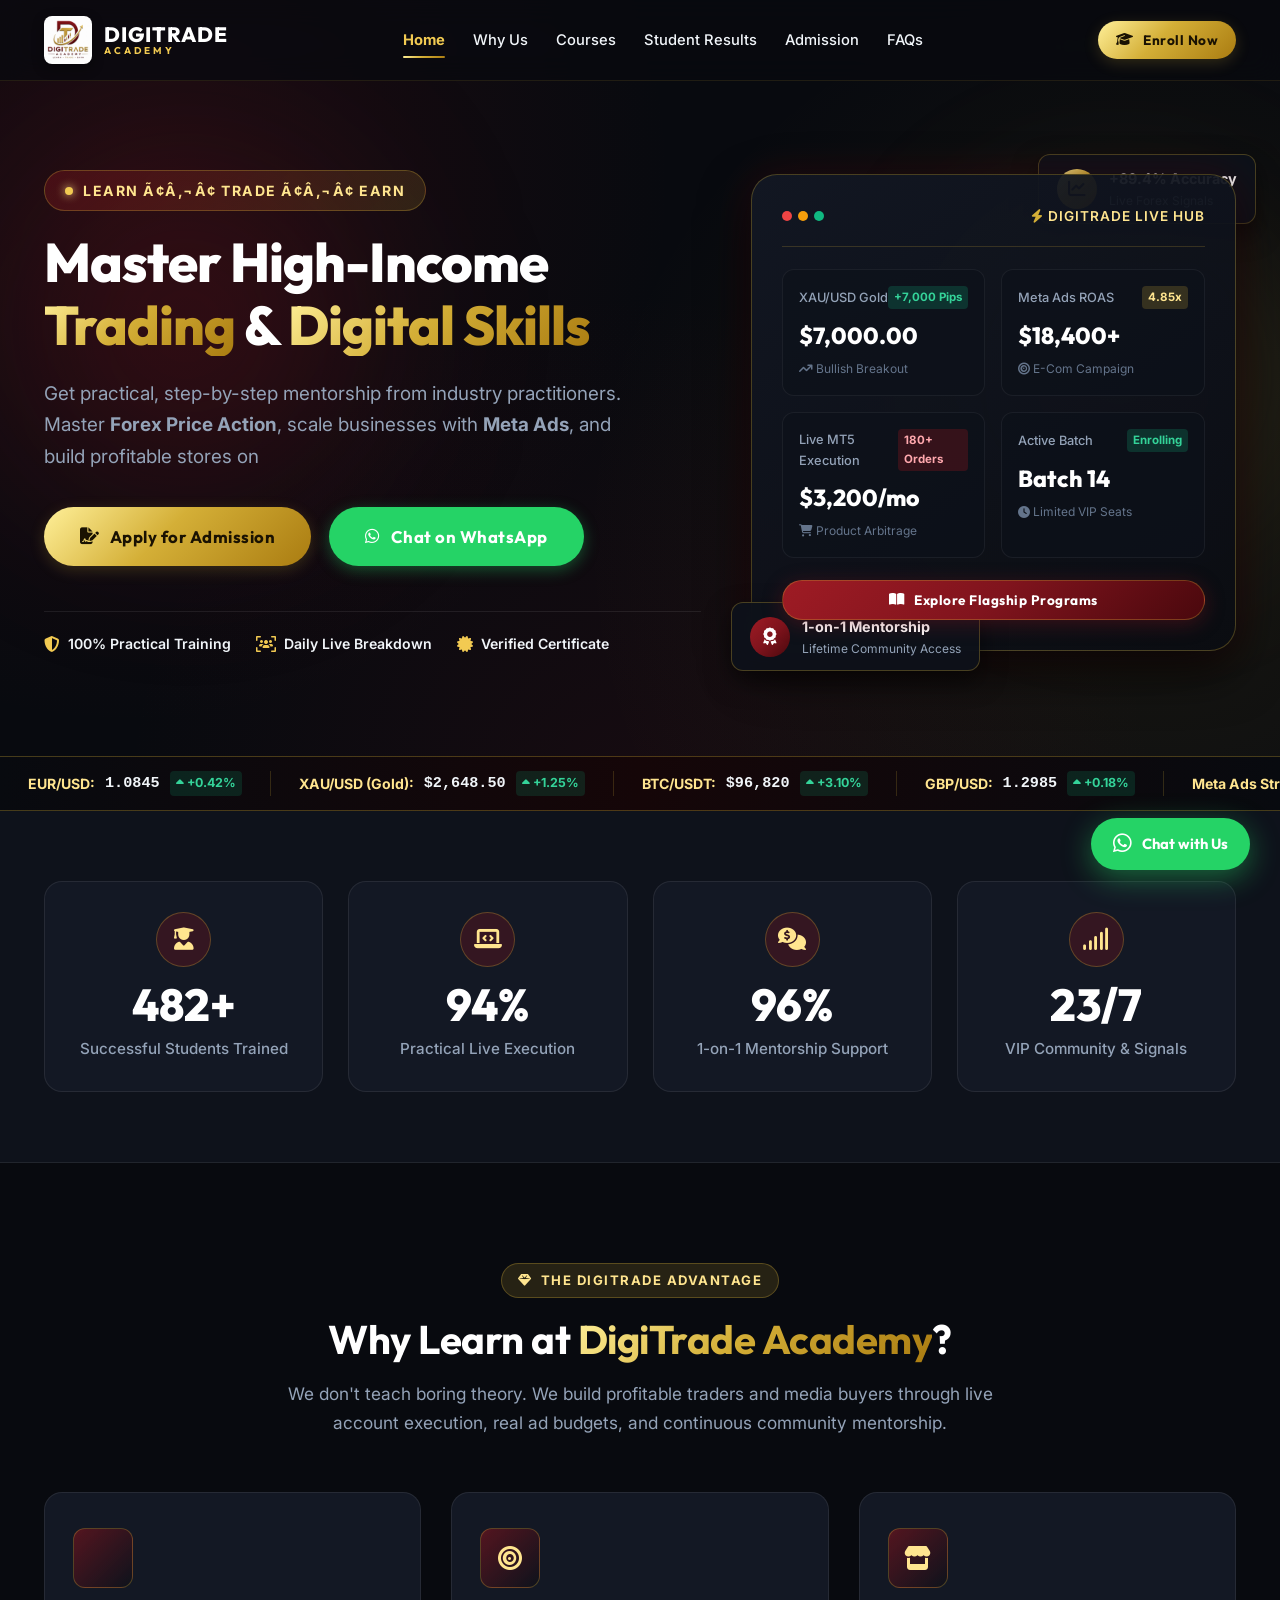
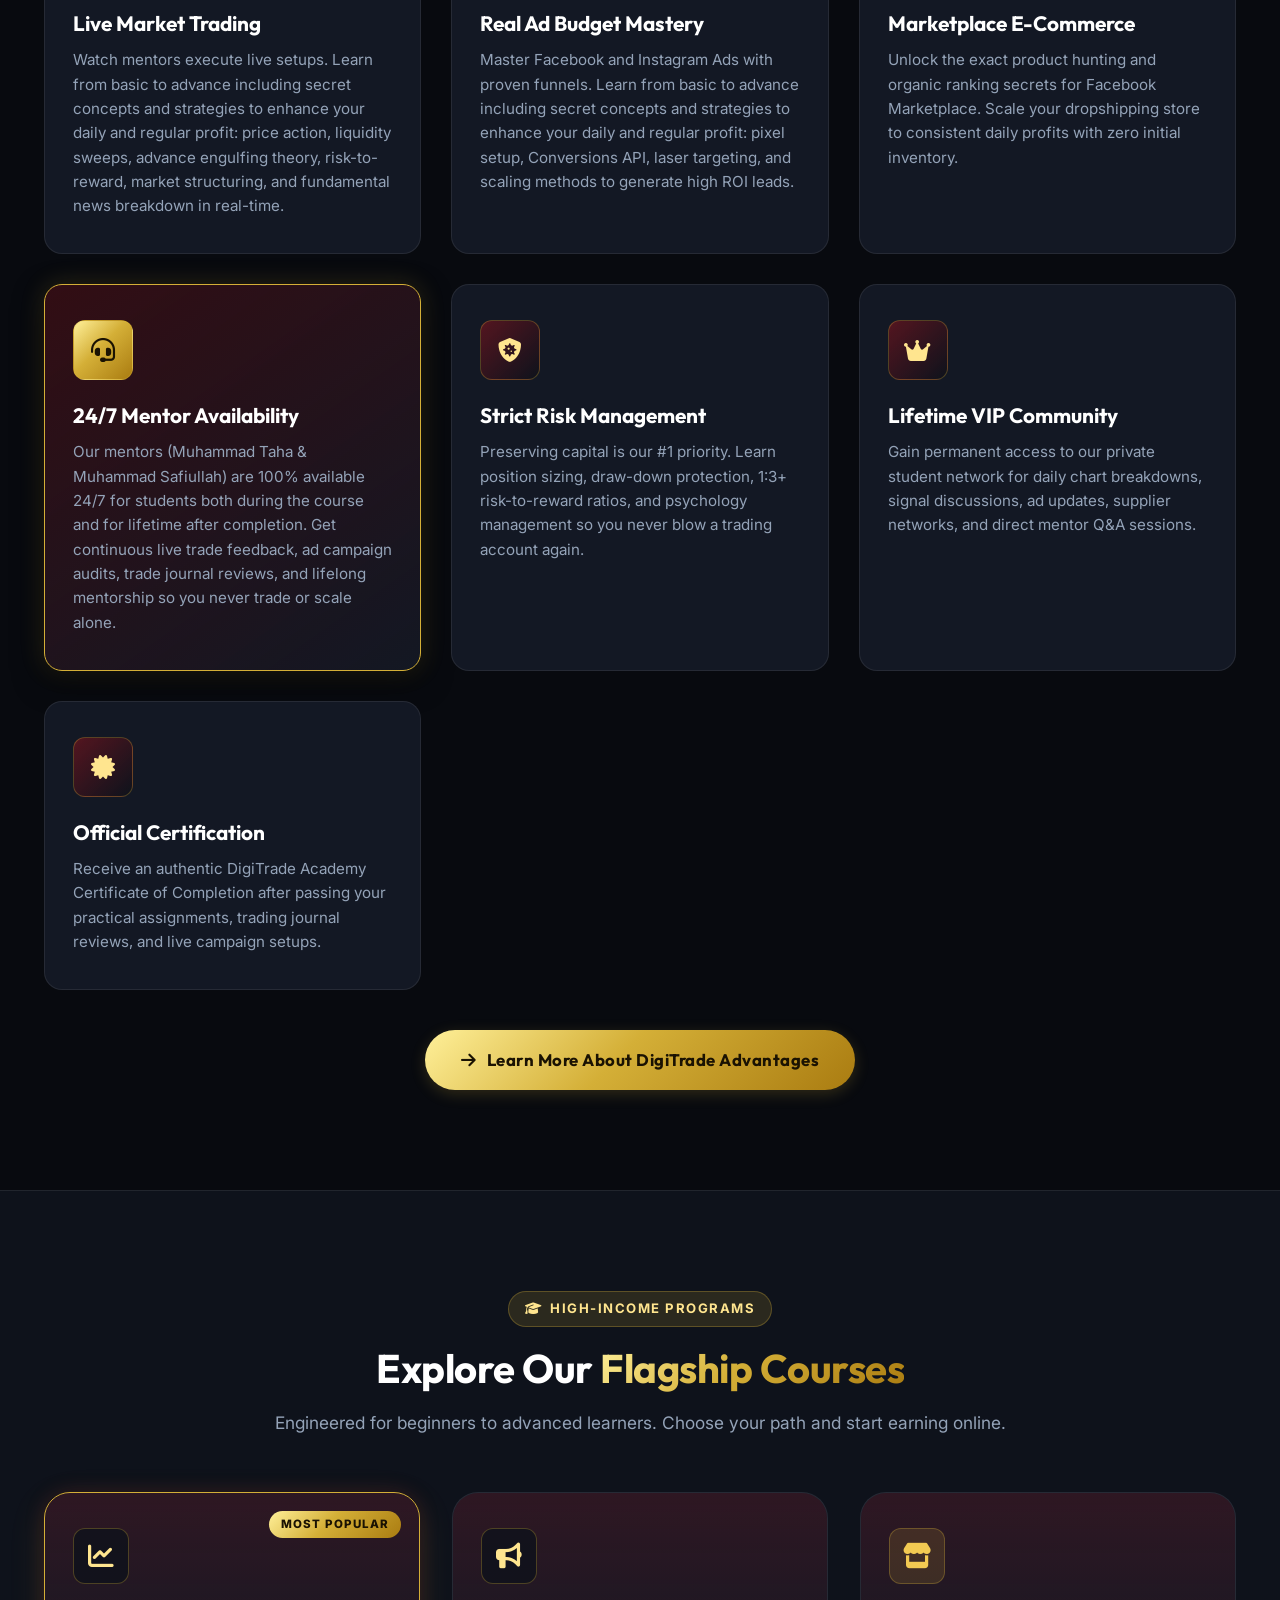
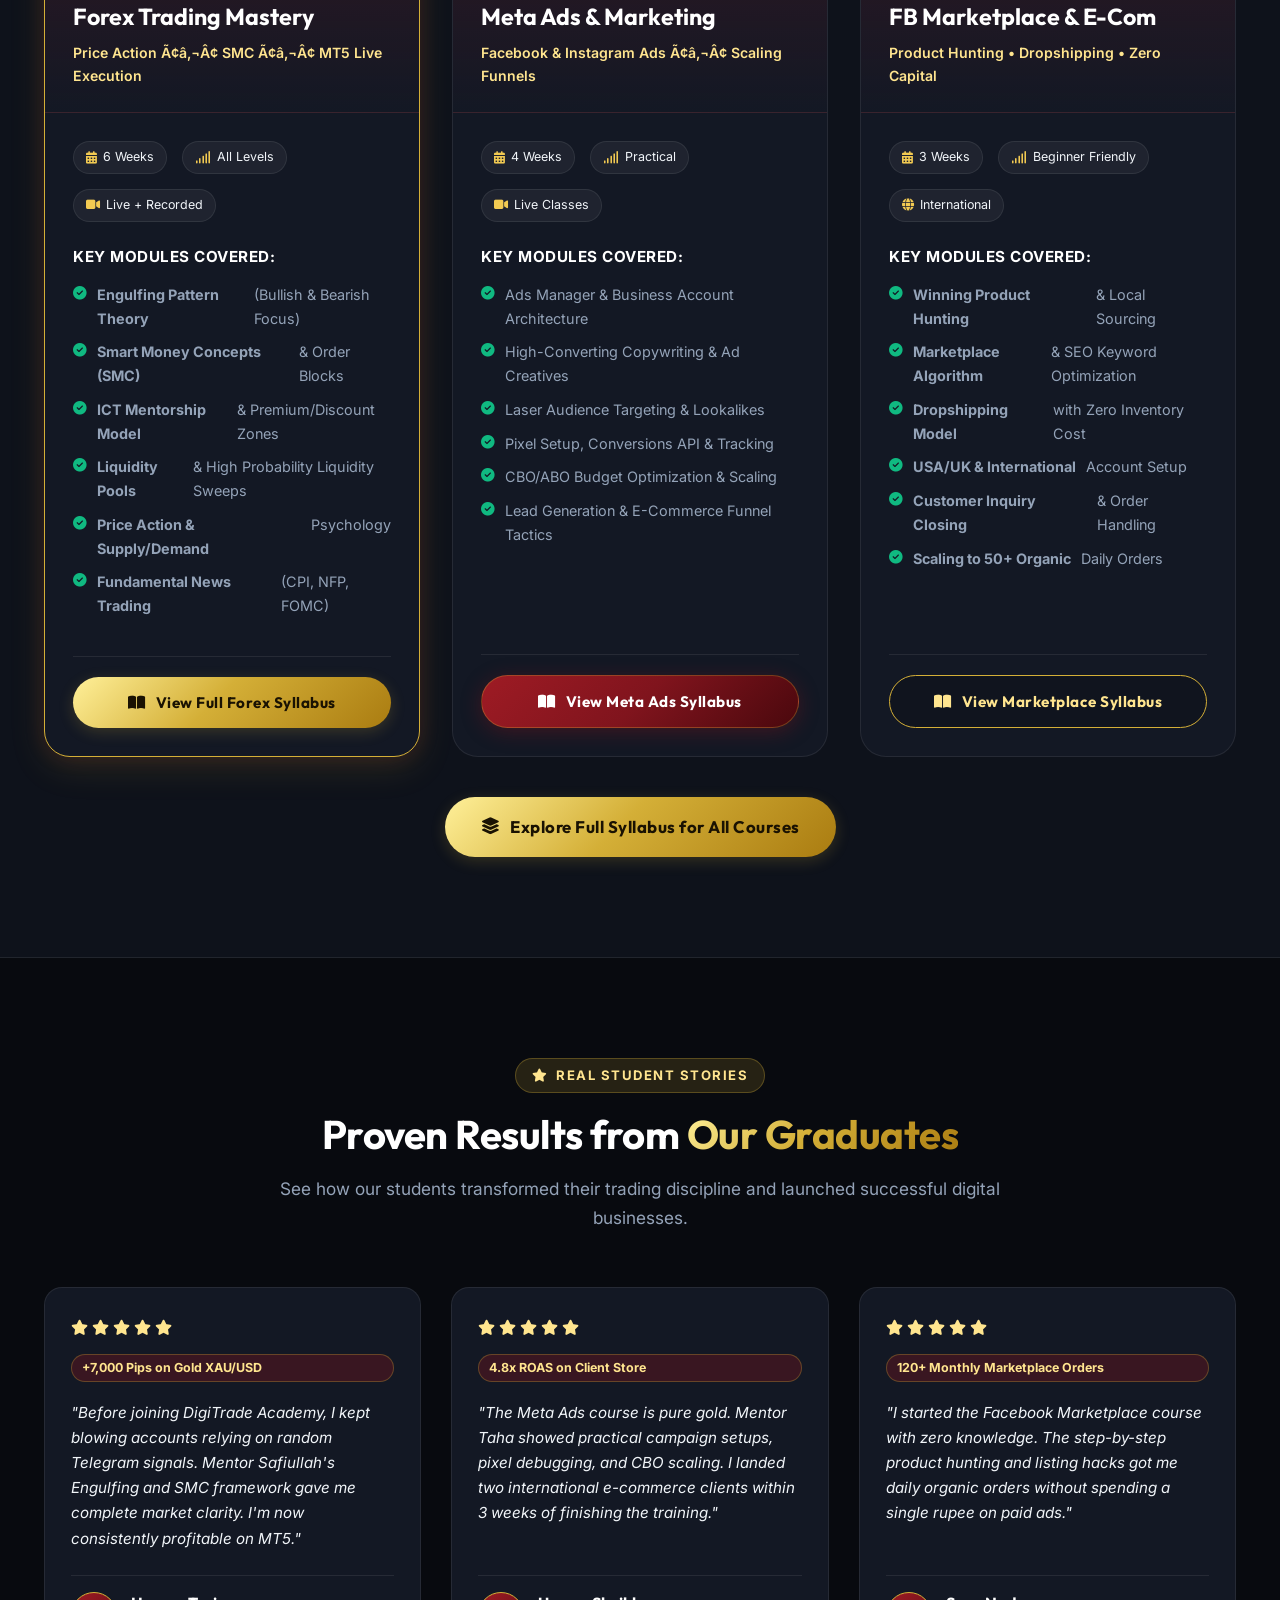
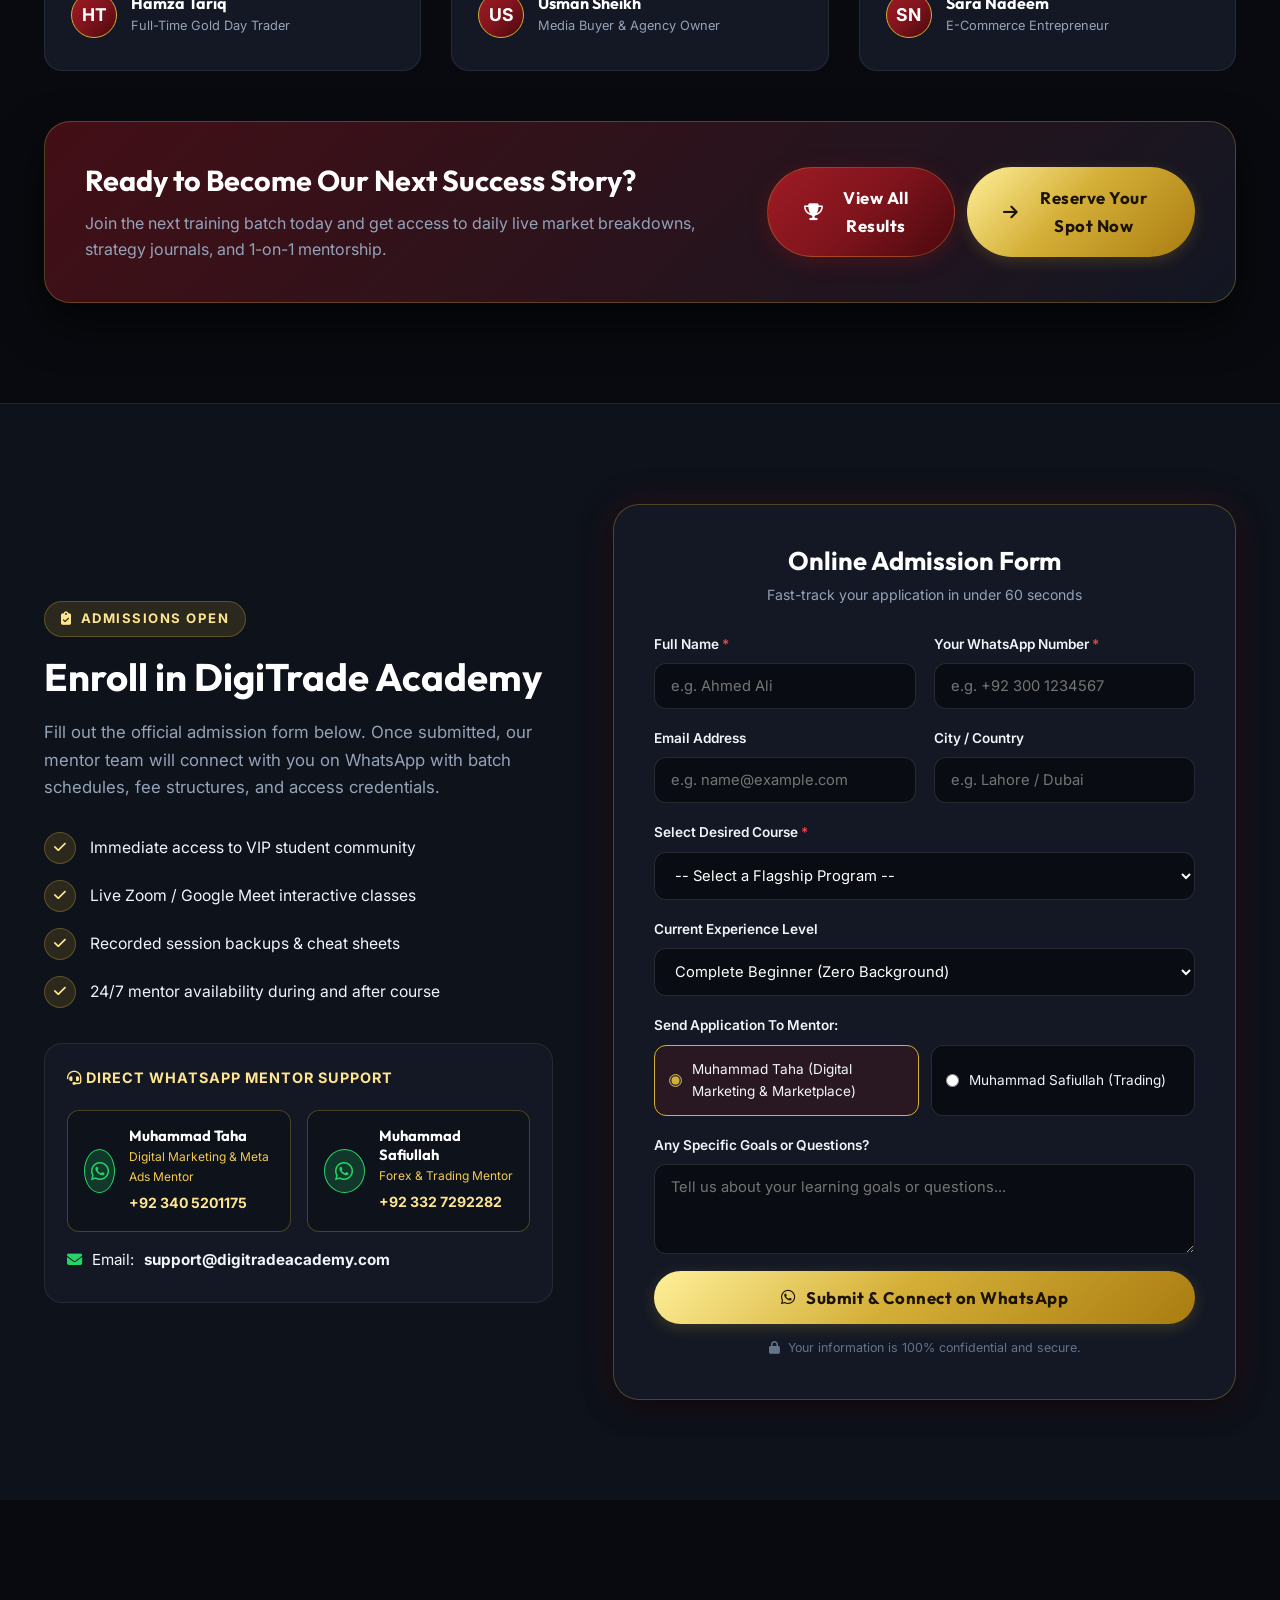
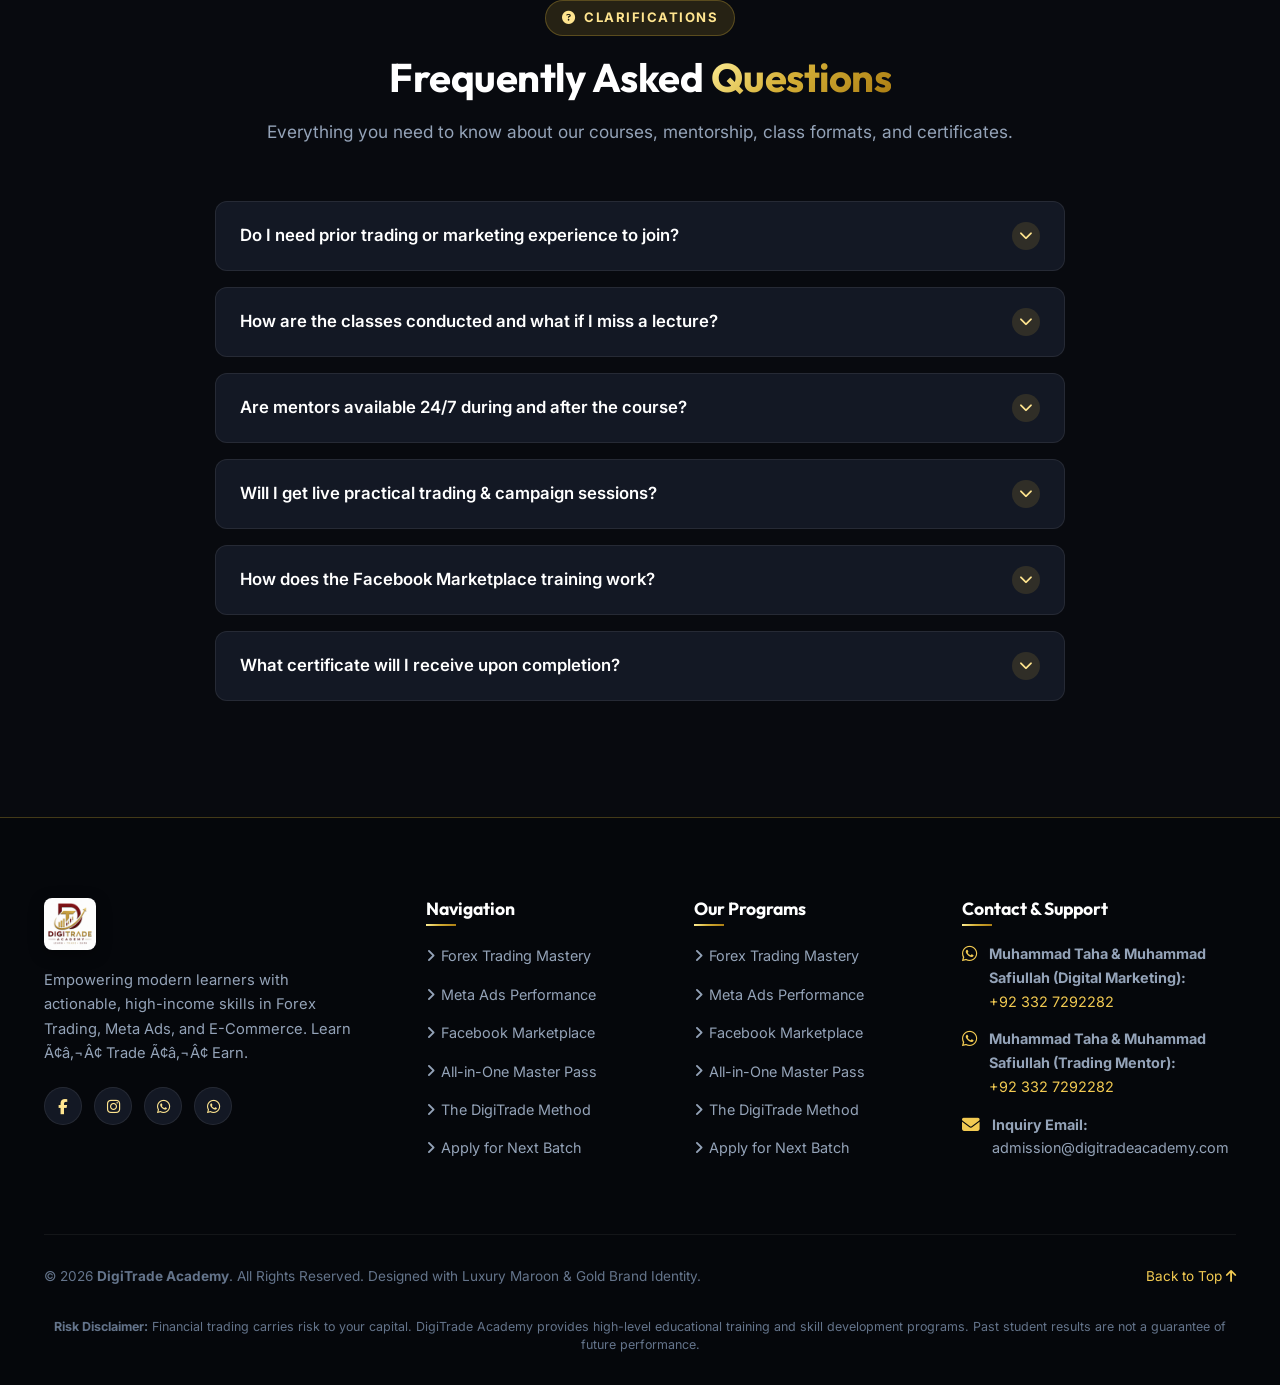
<file: index.htm>
<!DOCTYPE html>
<html lang="en">
<head>
  <meta charset="UTF-8">
  <meta http-equiv="refresh" content="0; url=index.html">
  <script type="text/javascript">
    window.location.href = "index.html";
  </script>
  <title>DigiTrade Academy</title>
</head>
<body>
  <p>Redirecting to <a href="index.html">DigiTrade Academy Official Website</a>...</p>
</body>
</html>
</file>
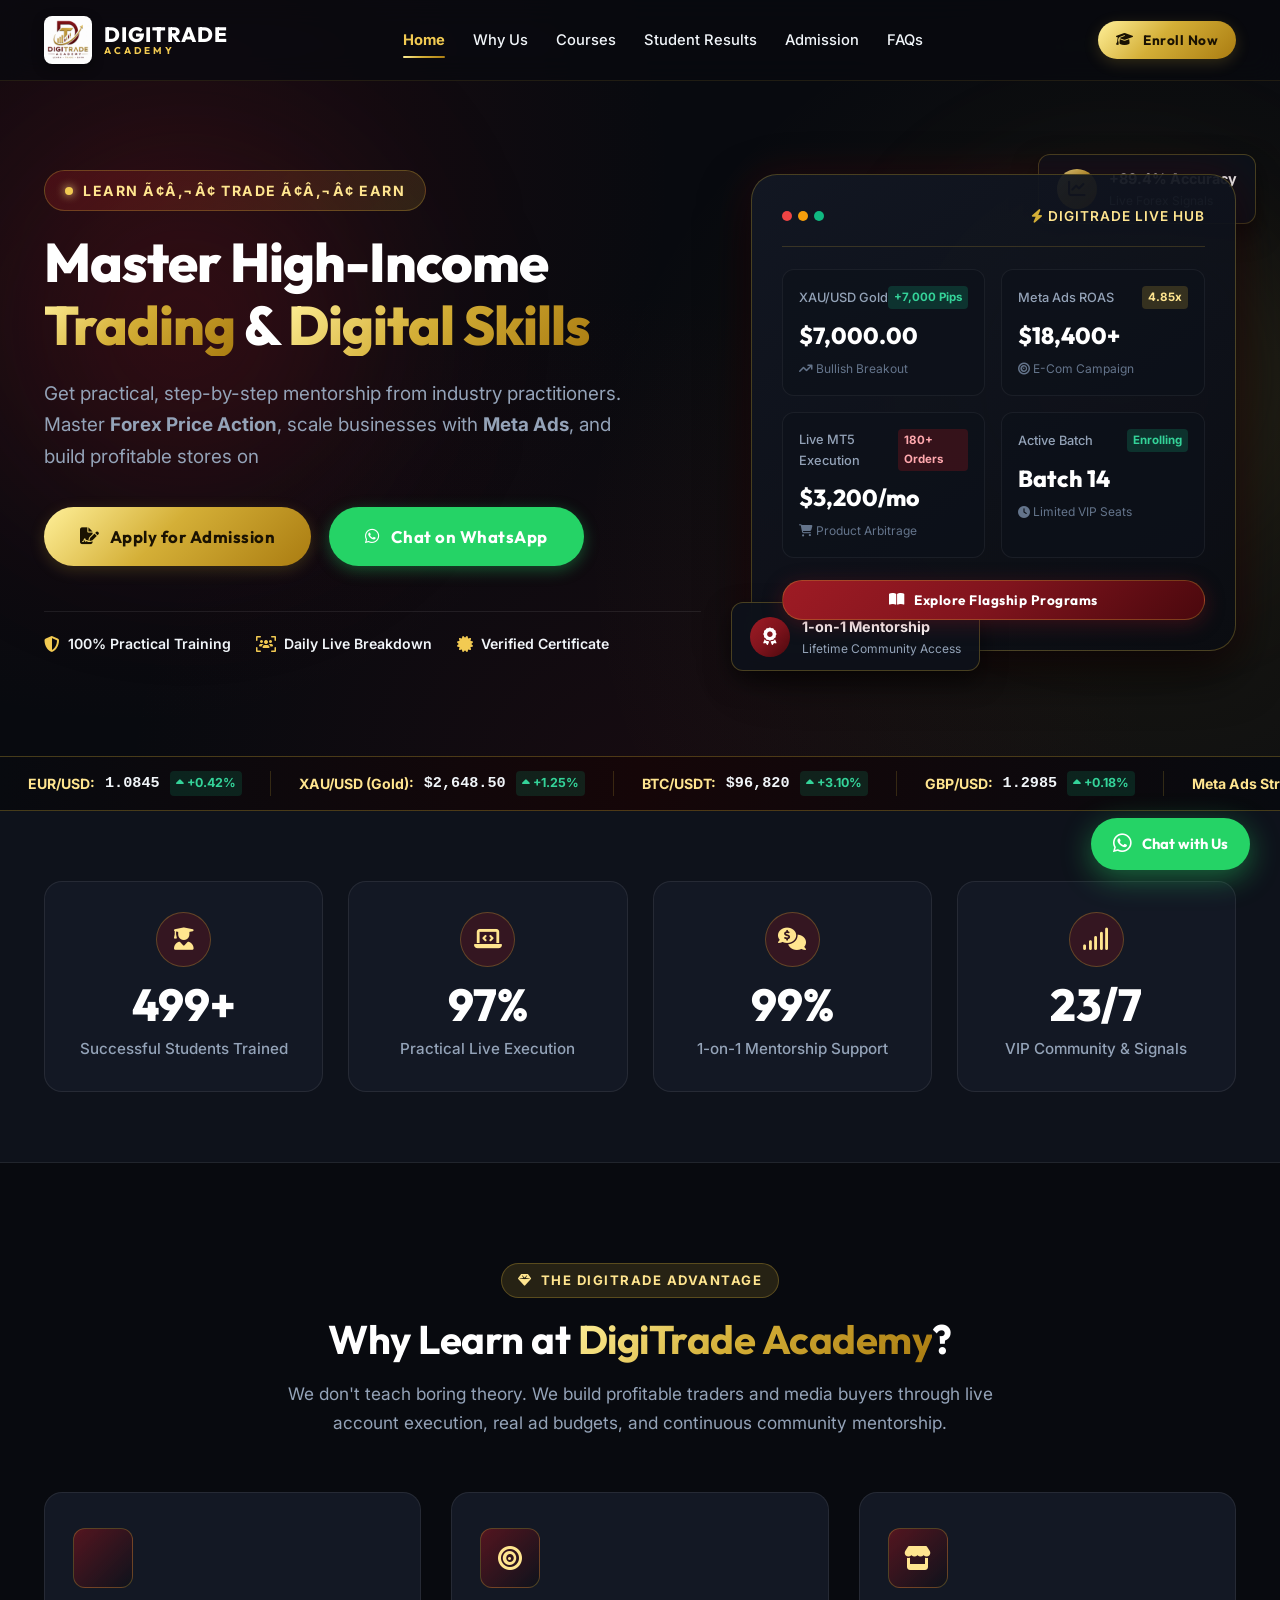
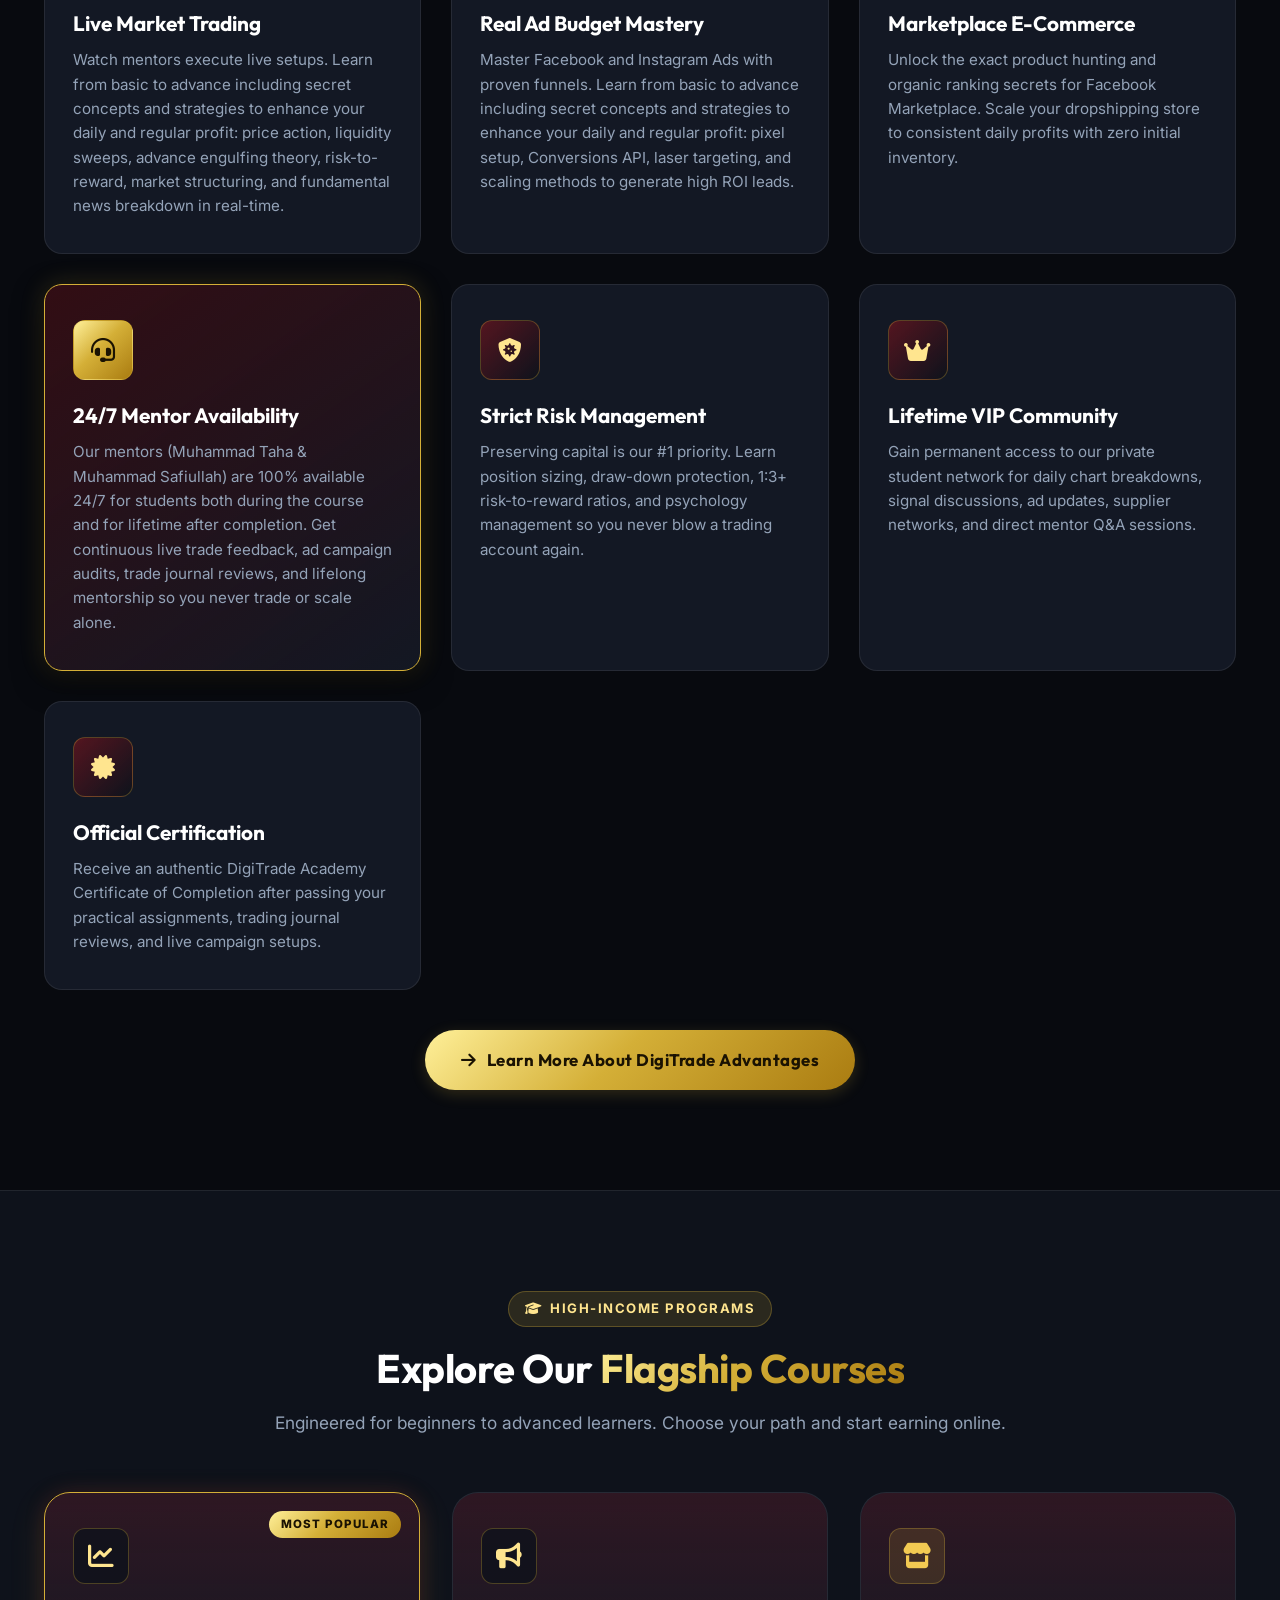
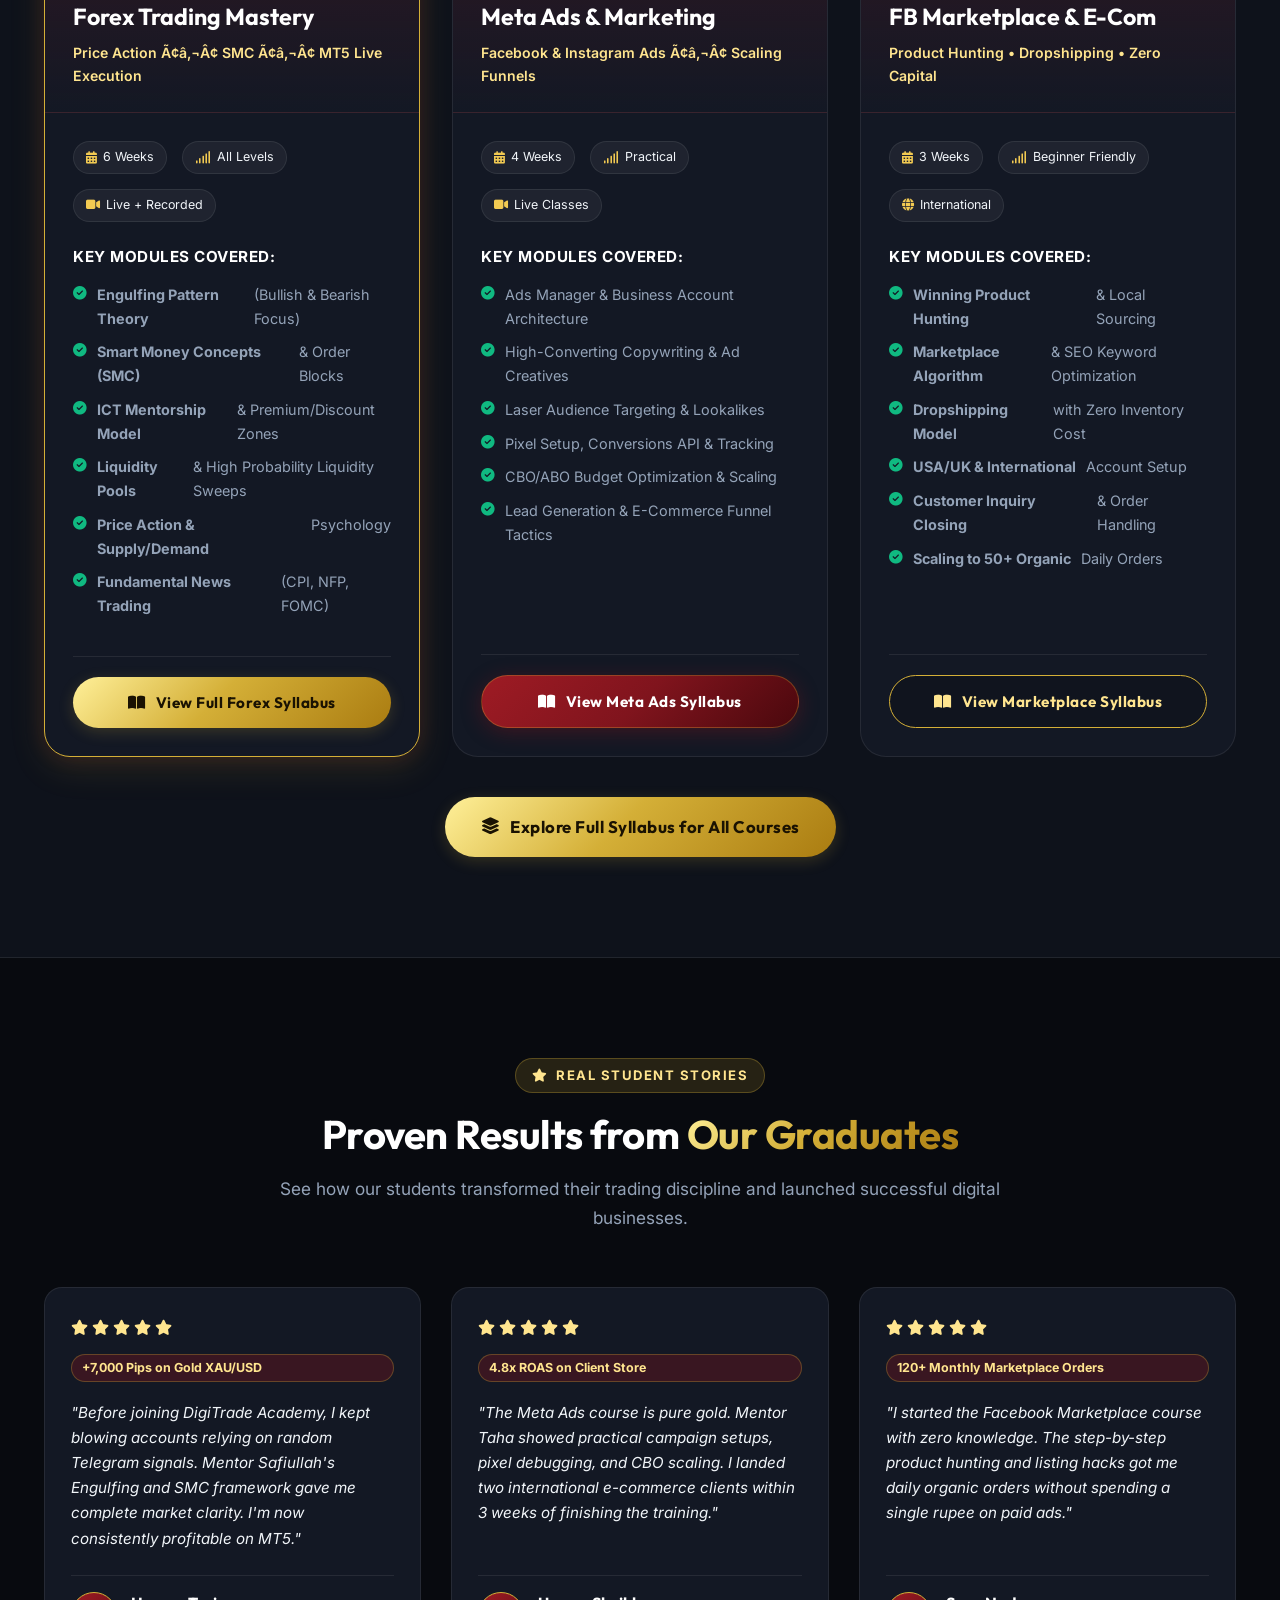
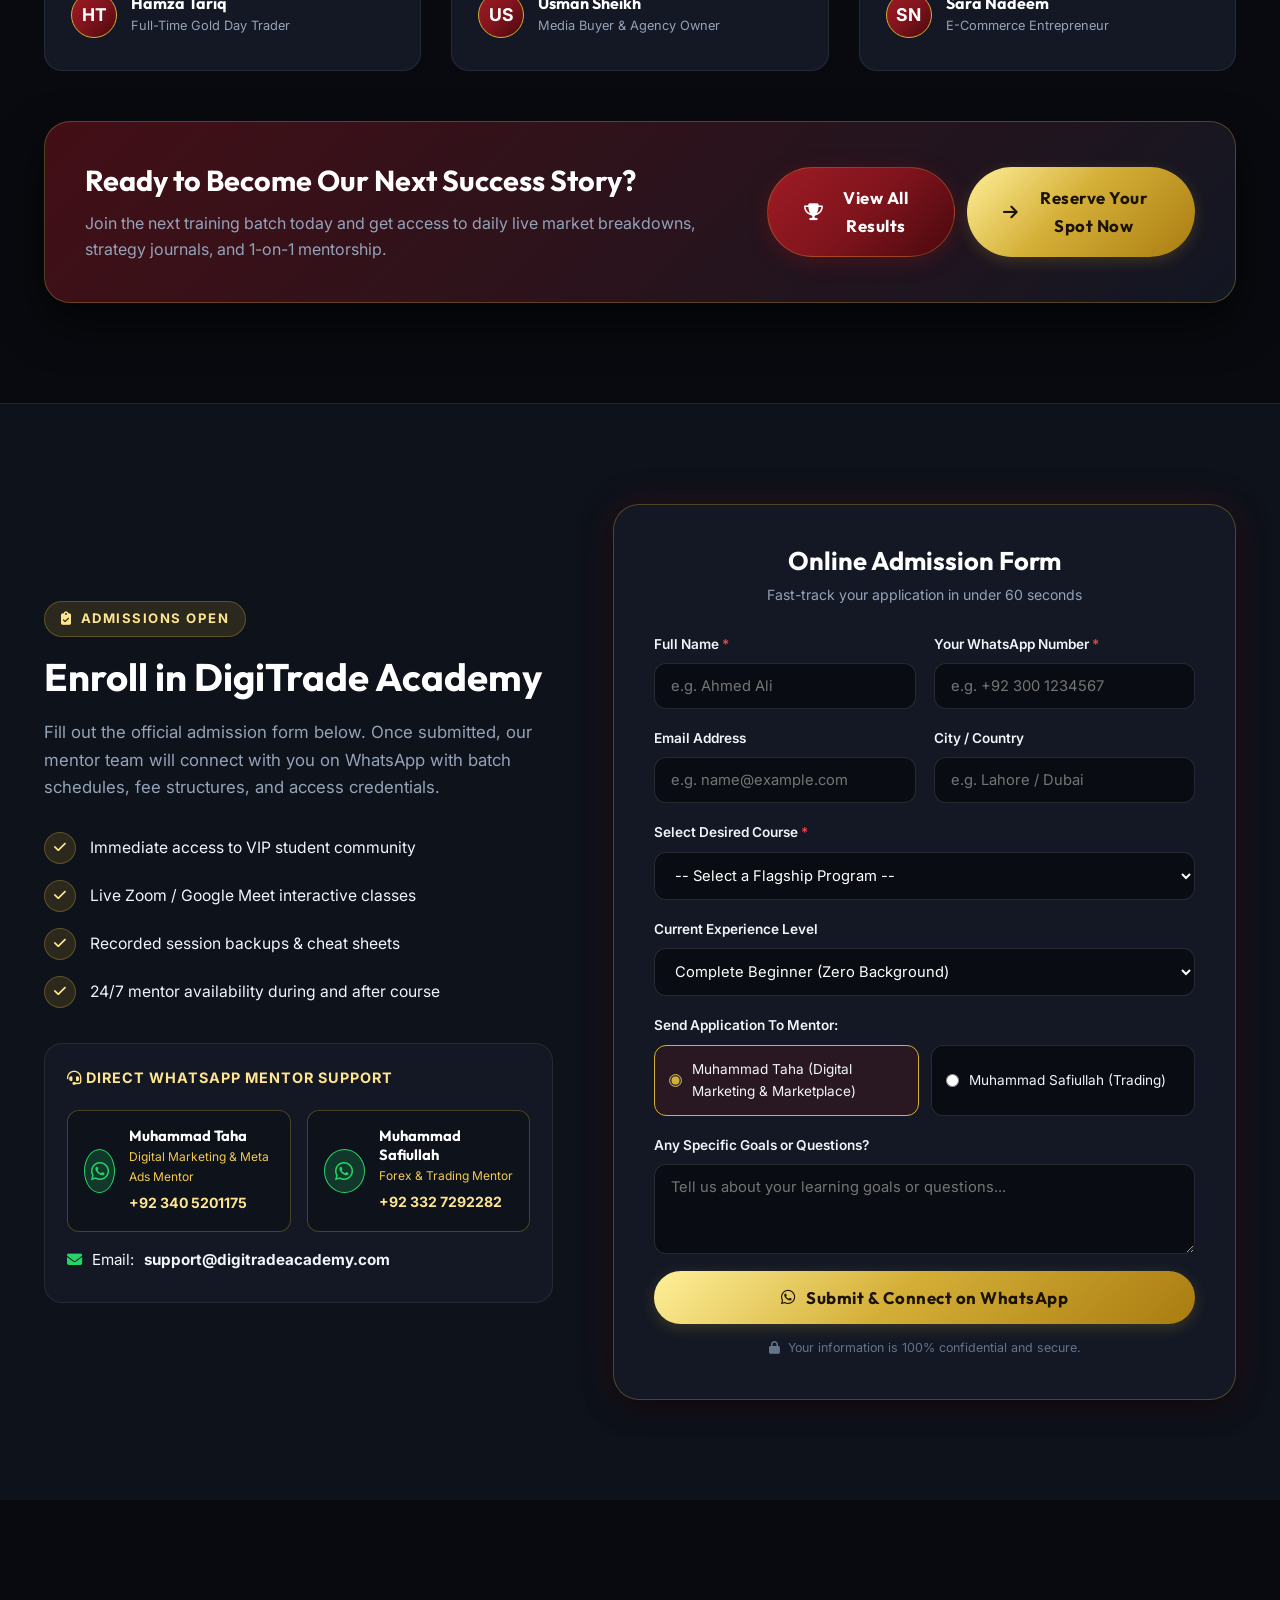
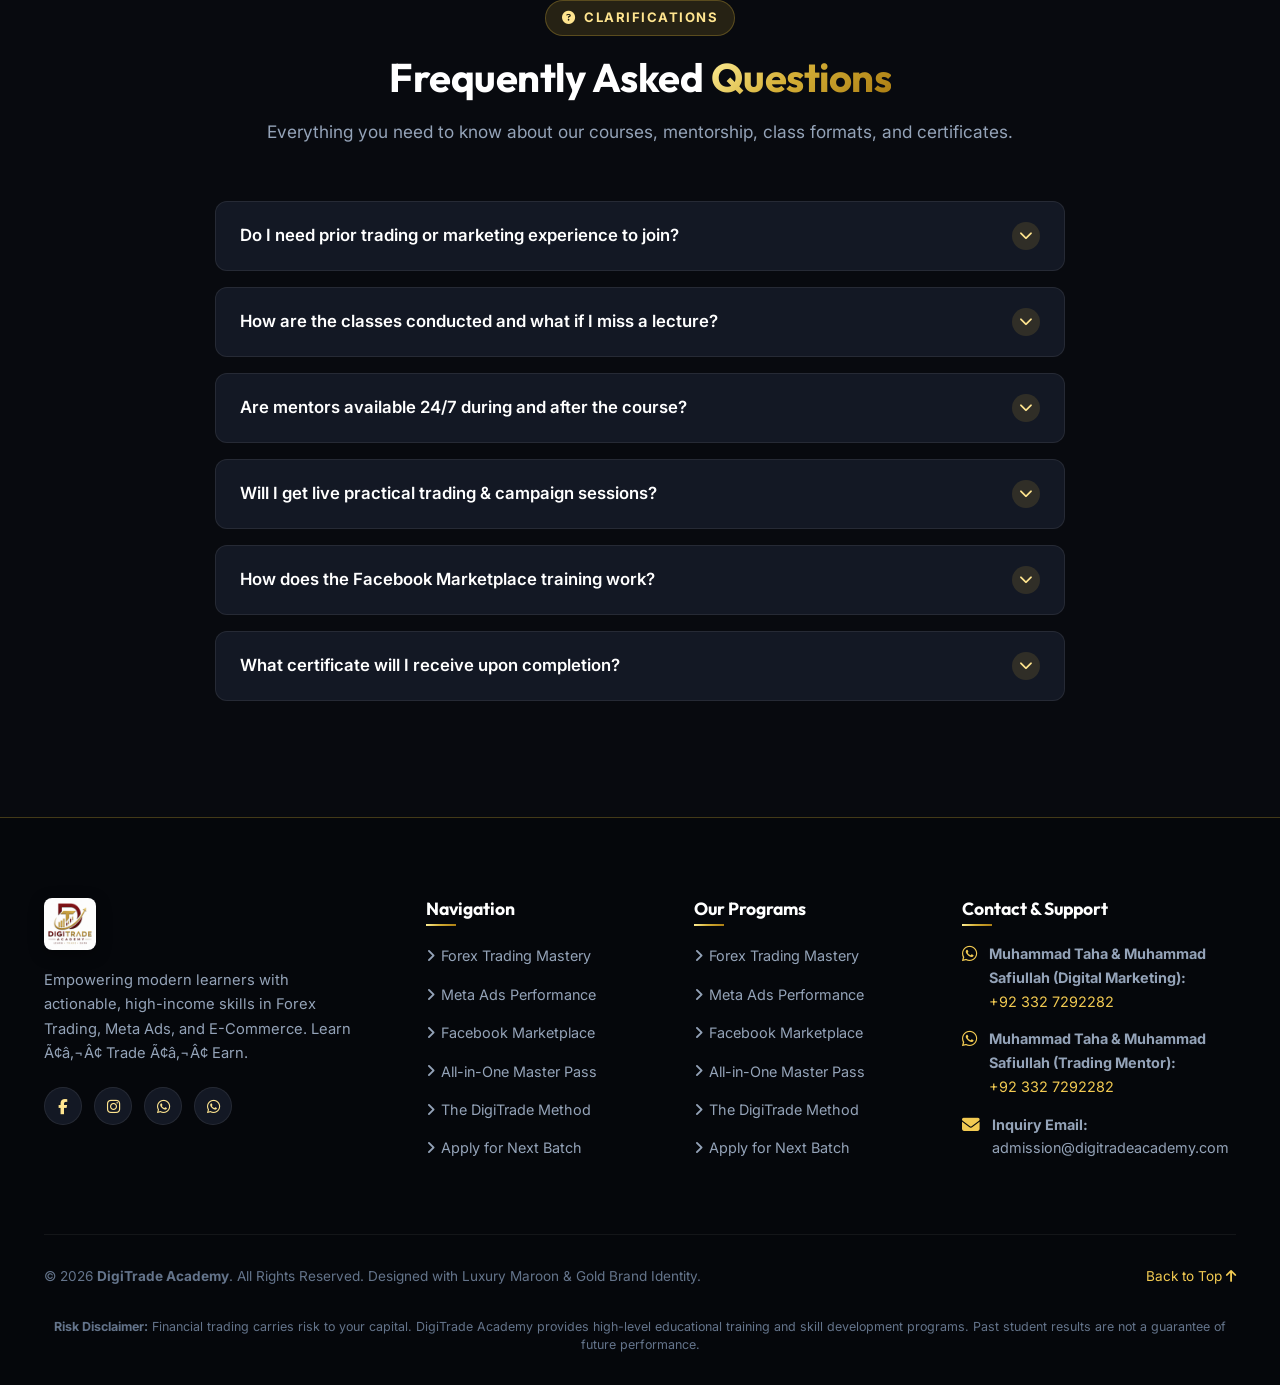
<file: index.html>
﻿<!DOCTYPE html>
<html lang="en">

<head>
  <meta charset="UTF-8">
  <meta name="viewport" content="width=device-width, initial-scale=1.0">
  <title>DigiTrade Academy | Learn • Trade • Earn | Forex, Meta Ads &amp; Facebook Marketplace</title>

  <!-- SEO Meta Tags -->
  <meta name="description"
    content="Join DigiTrade Academy for masterclass mentorship in Forex Trading (Engulfing, SMC, ICT) and Meta Ads Performance Marketing. Practical live training with mentor Muhammad Taha &amp; Muhammad Safiullah.">
  <meta name="keywords"
    content="DigiTrade Academy, Forex Trading Course, Meta Ads Course, SMC Trading, Engulfing Strategy, Muhammad Taha &amp; Muhammad Safiullah, Trading Mentorship">
  <meta name="author" content="DigiTrade Academy">
  <meta property="og:title" content="DigiTrade Academy | Master High-Income Trading & Digital Skills">
  <meta property="og:description"
    content="Step-by-step practical live training in Forex Trading, Meta Ads, and Facebook Marketplace.">
  <meta property="og:type" content="website">

  <!-- Google Fonts -->
  <link rel="preconnect" href="https://fonts.googleapis.com">
  <link rel="preconnect" href="https://fonts.gstatic.com" crossorigin>
  <link
    href="https://fonts.googleapis.com/css2?family=Inter:wght@300;400;500;600;700&family=Outfit:wght@500;600;700;800;900&display=swap"
    rel="stylesheet">

  <!-- Font Awesome 6 -->
  <link rel="stylesheet" href="https://cdnjs.cloudflare.com/ajax/libs/font-awesome/6.5.1/css/all.min.css">

  <!-- Custom Stylesheet -->
  <link rel="stylesheet" href="assets/css/style.css">
</head>

<body>

  <!-- ==========================================
       1. STICKY GLASSMORPHIC NAVBAR
       ========================================== -->
  <header class="navbar" id="navbar">
    <div class="container nav-container">
      <a href="#home" class="nav-brand" aria-label="DigiTrade Academy Home">
        <img src="assets/images/digitrade-logo.jpg" alt="DigiTrade Academy Logo" class="nav-logo"
          onerror="this.src='assets/images/logo.svg'">
        <div class="nav-brand-text">
          <span>DIGI<span class="text-gold">TRADE</span></span>
          <span class="nav-brand-sub">ACADEMY</span>
        </div>
      </a>

      <!-- Navigation Menu -->
      <nav class="nav-menu" id="navMenu">
        <a href="index.html" class="nav-link active">Home</a>
        <a href="why-us.html" class="nav-link">Why Us</a>
        <a href="courses.html" class="nav-link">Courses</a>
        <a href="results.html" class="nav-link">Student Results</a>
        <a href="admission.html" class="nav-link">Admission</a>
        <a href="admission.html#faqs" class="nav-link">FAQs</a>
      </nav>

      <!-- Action Buttons -->
      <div class="nav-actions">
        <a href="admission.html" class="btn btn-gold btn-sm btn-enroll">
          <i class="fas fa-graduation-cap"></i> Enroll Now
        </a>
        <button class="nav-toggle" id="navToggle" aria-label="Toggle Navigation Menu">
          <i class="fas fa-bars"></i>
        </button>
      </div>
    </div>
  </header>

  <!-- ==========================================
       2. HERO SECTION
       ========================================== -->
  <section class="hero" id="home">
    <div class="hero-glow-1"></div>
    <div class="hero-glow-2"></div>
    <div class="container">
      <div class="hero-grid">
        <!-- Hero Text Content -->
        <div class="hero-content">
          <div class="hero-badge-wrap">
            <span class="hero-badge">
              <span class="pulse-dot"></span>
              LEARN Ã¢â‚¬Â¢ TRADE Ã¢â‚¬Â¢ EARN
            </span>
          </div>

          <h1 class="hero-title">
            Master High-Income <span class="gradient-text">Trading</span> &amp; <span class="gradient-text">Digital
              Skills</span>
          </h1>

          <p class="hero-description">
            Get practical, step-by-step mentorship from industry practitioners. Master <strong>Forex Price
              Action</strong>, scale businesses with <strong>Meta Ads</strong>, and build profitable stores on
            </p>

          <div class="hero-actions">
            <a href="#admission" class="btn btn-gold btn-lg">
              <i class="fas fa-file-signature"></i> Apply for Admission
            </a>
            <a href="https://wa.me/923327292282?text=Hello%20DigiTrade%20Academy!%20I%20want%20to%20learn%20more%20about%20your%20upcoming%20batches."
              target="_blank" class="btn btn-whatsapp btn-lg">
              <i class="fab fa-whatsapp"></i> Chat on WhatsApp
            </a>
          </div>

          <!-- Trust Badges -->
          <div class="hero-trust-list">
            <div class="hero-trust-item">
              <i class="fas fa-shield-halved"></i> 100% Practical Training
            </div>
            <div class="hero-trust-item">
              <i class="fas fa-users-viewfinder"></i> Daily Live Breakdown
            </div>
            <div class="hero-trust-item">
              <i class="fas fa-certificate"></i> Verified Certificate
            </div>
          </div>
        </div>

        <!-- Hero Interactive Visual / Terminal -->
        <div class="hero-visual">
          <!-- Floating Badge 1 -->
          <div class="floating-badge floating-badge-1">
            <div class="badge-icon-wrap badge-icon-gold">
              <i class="fas fa-chart-line"></i>
            </div>
            <div>
              <div class="badge-info-title">+89.4% Accuracy</div>
              <div class="badge-info-sub">Live Forex Signals</div>
            </div>
          </div>

          <!-- Main Terminal Card -->
          <div class="hero-card-main">
            <div class="hero-card-header">
              <div class="terminal-dots">
                <span class="dot-red"></span>
                <span class="dot-yellow"></span>
                <span class="dot-green"></span>
              </div>
              <div class="terminal-title">
                <i class="fas fa-bolt" style="color:#D4AF37;"></i> DIGITRADE LIVE HUB
              </div>
            </div>

            <!-- Metrics Grid Inside Card -->
            <div class="hero-metrics-grid">
              <div class="metric-box">
                <div class="metric-header">
                  <span class="metric-label">XAU/USD Gold</span>
                  <span class="metric-tag tag-green">+7,000 Pips</span>
                </div>
                <div class="metric-val">$7,000.00</div>
                <div class="metric-sub"><i class="fas fa-arrow-trend-up"></i> Bullish Breakout</div>
              </div>

              <div class="metric-box">
                <div class="metric-header">
                  <span class="metric-label">Meta Ads ROAS</span>
                  <span class="metric-tag tag-gold">4.85x</span>
                </div>
                <div class="metric-val">$18,400+</div>
                <div class="metric-sub"><i class="fas fa-bullseye"></i> E-Com Campaign</div>
              </div>

              <div class="metric-box">
                <div class="metric-header">
                  <span class="metric-label">Live MT5 Execution</span>
                  <span class="metric-tag tag-maroon">180+ Orders</span>
                </div>
                <div class="metric-val">$3,200/mo</div>
                <div class="metric-sub"><i class="fas fa-cart-shopping"></i> Product Arbitrage</div>
              </div>

              <div class="metric-box">
                <div class="metric-header">
                  <span class="metric-label">Active Batch</span>
                  <span class="metric-tag tag-green">Enrolling</span>
                </div>
                <div class="metric-val">Batch 14</div>
                <div class="metric-sub"><i class="fas fa-clock"></i> Limited VIP Seats</div>
              </div>
            </div>

            <div style="text-align: center;">
              <a href="#courses" class="btn btn-maroon btn-sm" style="width: 100%;">
                <i class="fas fa-book-open"></i> Explore Flagship Programs
              </a>
            </div>
          </div>

          <!-- Floating Badge 2 -->
          <div class="floating-badge floating-badge-2">
            <div class="badge-icon-wrap badge-icon-maroon">
              <i class="fas fa-award"></i>
            </div>
            <div>
              <div class="badge-info-title">1-on-1 Mentorship</div>
              <div class="badge-info-sub">Lifetime Community Access</div>
            </div>
          </div>
        </div>
      </div>
    </div>
  </section>

  <!-- ==========================================
       3. LIVE FINTECH & MARKET TICKER BAR
       ========================================== -->
  <section class="ticker-section" aria-label="Live Market Rates and Academy Updates">
    <div class="ticker-track" id="tickerTrack">
      <div class="ticker-item">
        <span class="symbol">EUR/USD:</span>
        <span class="price">1.0845</span>
        <span class="change up"><i class="fas fa-caret-up"></i> +0.42%</span>
      </div>
      <div class="ticker-item">
        <span class="symbol">XAU/USD (Gold):</span>
        <span class="price">$2,648.50</span>
        <span class="change up"><i class="fas fa-caret-up"></i> +1.25%</span>
      </div>
      <div class="ticker-item">
        <span class="symbol">BTC/USDT:</span>
        <span class="price">$96,820</span>
        <span class="change up"><i class="fas fa-caret-up"></i> +3.10%</span>
      </div>
      <div class="ticker-item">
        <span class="symbol">GBP/USD:</span>
        <span class="price">1.2985</span>
        <span class="change up"><i class="fas fa-caret-up"></i> +0.18%</span>
      </div>
      <div class="ticker-item">
        <span class="symbol">Meta Ads Strategy:</span>
        <span class="price">4.85x ROAS</span>
        <span class="change star"><i class="fas fa-star"></i> High Scaling</span>
      </div>
            <div class="ticker-item">
        <span class="symbol">FB Marketplace:</span>
        <span class="price">200+ Daily Views</span>
        <span class="change up"><i class="fas fa-check"></i> Organic</span>
      </div>
<div class="ticker-item">
        <span class="symbol">Next Batch Admission:</span>
        <span class="price">Open</span>
        <span class="change star"><i class="fas fa-bolt"></i> VIP Access</span>
      </div>
    </div>
  </section>

  <!-- ==========================================
       4. KEY STATS COUNTER
       ========================================== -->
  <section class="stats-section">
    <div class="container">
      <div class="stats-grid">
        <div class="stat-card">
          <div class="stat-icon">
            <i class="fas fa-user-graduate"></i>
          </div>
          <div class="stat-number" data-target="500" data-suffix="+">500+</div>
          <div class="stat-label">Successful Students Trained</div>
        </div>

        <div class="stat-card">
          <div class="stat-icon">
            <i class="fas fa-laptop-code"></i>
          </div>
          <div class="stat-number" data-target="98" data-suffix="%">98%</div>
          <div class="stat-label">Practical Live Execution</div>
        </div>

        <div class="stat-card">
          <div class="stat-icon">
            <i class="fas fa-comments-dollar"></i>
          </div>
          <div class="stat-number" data-target="100" data-suffix="%">100%</div>
          <div class="stat-label">1-on-1 Mentorship Support</div>
        </div>

        <div class="stat-card">
          <div class="stat-icon">
            <i class="fas fa-signal"></i>
          </div>
          <div class="stat-number" data-target="24" data-suffix="/7">24/7</div>
          <div class="stat-label">VIP Community &amp; Signals</div>
        </div>
      </div>
    </div>
  </section>

    <!-- ==========================================
       5. WHY DIGITRADE ACADEMY (VALUE PROPOSITION)
       ========================================== -->
  <section class="why-section" id="why-us">
    <div class="container">
      <div class="section-header">
        <span class="section-badge">
          <i class="fas fa-gem"></i> The DigiTrade Advantage
        </span>
        <h2 class="section-title">
          Why Learn at <span class="text-gold">DigiTrade Academy</span>?
        </h2>
        <p class="section-subtitle">
          We don't teach boring theory. We build profitable traders and media buyers through live account execution,
          real ad budgets, and continuous community mentorship.
        </p>
      </div>

      <div class="why-grid">
        <!-- Card 1 (Live Market Trading - SS 2) -->
        <div class="why-card">
          <div class="why-icon-box">
            <i class="fas fa-chart-candlestick"></i>
          </div>
          <h3 class="why-title">Live Market Trading</h3>
          <p class="why-desc">
            Watch mentors execute live setups. Learn from basic to advance including secret concepts and strategies to enhance your daily and regular profit: price action, liquidity sweeps, advance engulfing theory, risk-to-reward, market structuring, and fundamental news breakdown in real-time.
          </p>
        </div>

        <!-- Card 2 (Real Ad Budget Mastery - SS 5) -->
        <div class="why-card">
          <div class="why-icon-box">
            <i class="fas fa-bullseye"></i>
          </div>
          <h3 class="why-title">Real Ad Budget Mastery</h3>
          <p class="why-desc">
            Master Facebook and Instagram Ads with proven funnels. Learn from basic to advance including secret concepts and strategies to enhance your daily and regular profit: pixel setup, Conversions API, laser targeting, and scaling methods to generate high ROI leads.
          </p>
        </div>

        <!-- Card 3 (Marketplace E-Commerce) -->
        <div class="why-card">
          <div class="why-icon-box">
            <i class="fas fa-store"></i>
          </div>
          <h3 class="why-title">Marketplace E-Commerce</h3>
          <p class="why-desc">
            Unlock the exact product hunting and organic ranking secrets for Facebook Marketplace. Scale your dropshipping store to consistent daily profits with zero initial inventory.
          </p>
        </div>

        <!-- Card 4 (24/7 Mentor Availability - SS 2) -->
        <div class="why-card highlight-247">
          <div class="why-icon-box">
            <i class="fas fa-headset"></i>
          </div>
          <h3 class="why-title">24/7 Mentor Availability</h3>
          <p class="why-desc">
            Our mentors (Muhammad Taha &amp; Muhammad Safiullah) are 100% available 24/7 for students both during the course and for lifetime after completion. Get continuous live trade feedback, ad campaign audits, trade journal reviews, and lifelong mentorship so you never trade or scale alone.
          </p>
        </div>

        <!-- Card 5 (Strict Risk Management - SS 3) -->
        <div class="why-card">
          <div class="why-icon-box">
            <i class="fas fa-shield-virus"></i>
          </div>
          <h3 class="why-title">Strict Risk Management</h3>
          <p class="why-desc">
            Preserving capital is our #1 priority. Learn position sizing, draw-down protection, 1:3+ risk-to-reward ratios, and psychology management so you never blow a trading account again.
          </p>
        </div>

        <!-- Card 6 (Lifetime VIP Community) -->
        <div class="why-card">
          <div class="why-icon-box">
            <i class="fas fa-crown"></i>
          </div>
          <h3 class="why-title">Lifetime VIP Community</h3>
          <p class="why-desc">
            Gain permanent access to our private student network for daily chart breakdowns, signal discussions, ad updates, supplier networks, and direct mentor Q&amp;A sessions.
          </p>
        </div>

        <!-- Card 7 (Official Certification) -->
        <div class="why-card">
          <div class="why-icon-box">
            <i class="fas fa-certificate"></i>
          </div>
          <h3 class="why-title">Official Certification</h3>
          <p class="why-desc">
            Receive an authentic DigiTrade Academy Certificate of Completion after passing your practical assignments, trading journal reviews, and live campaign setups.
          </p>
        </div>
      </div>

      <div style="text-align: center; margin-top: 40px;">
        <a href="why-us.html" class="btn btn-gold btn-lg">
          <i class="fas fa-arrow-right"></i> Learn More About DigiTrade Advantages
        </a>
      </div>
    </div>
  </section>

  <!-- ==========================================
       6. COMPREHENSIVE COURSES CATALOG
       ========================================== -->
  <section class="courses-section" id="courses">
    <div class="container">
      <div class="section-header">
        <span class="section-badge">
          <i class="fas fa-graduation-cap"></i> High-Income Programs
        </span>
        <h2 class="section-title">
          Explore Our <span class="text-gold">Flagship Courses</span>
        </h2>
        <p class="section-subtitle">
          Engineered for beginners to advanced learners. Choose your path and start earning online.
        </p>
      </div>

      <div class="courses-grid">
        <!-- Course 1: Forex Trading -->
        <div class="course-card featured">
          <div class="course-badge-top">Most Popular</div>
          <div class="course-header">
            <div class="course-icon-wrap">
              <i class="fas fa-chart-line"></i>
            </div>
            <h3 class="course-title">Forex Trading Mastery</h3>
            <p class="course-tagline">Price Action Ã¢â‚¬Â¢ SMC Ã¢â‚¬Â¢ MT5 Live Execution</p>
          </div>

          <div class="course-body">
            <div class="course-meta">
              <span class="course-meta-pill"><i class="fas fa-calendar-days"></i> 6 Weeks</span>
              <span class="course-meta-pill"><i class="fas fa-signal"></i> All Levels</span>
              <span class="course-meta-pill"><i class="fas fa-video"></i> Live + Recorded</span>
            </div>

            <div class="course-curriculum-title">Key Modules Covered:</div>
            <ul class="curriculum-list">
              <li class="curriculum-item"><i class="fas fa-check-circle"></i> <strong>Engulfing Pattern Theory</strong> (Bullish &amp; Bearish Focus)</li>
              <li class="curriculum-item"><i class="fas fa-check-circle"></i> <strong>Smart Money Concepts (SMC)</strong> &amp; Order Blocks</li>
              <li class="curriculum-item"><i class="fas fa-check-circle"></i> <strong>ICT Mentorship Model</strong> &amp; Premium/Discount Zones</li>
              <li class="curriculum-item"><i class="fas fa-check-circle"></i> <strong>Liquidity Pools</strong> &amp; High Probability Liquidity Sweeps</li>
              <li class="curriculum-item"><i class="fas fa-check-circle"></i> <strong>Price Action &amp; Supply/Demand</strong> Psychology</li>
              <li class="curriculum-item"><i class="fas fa-check-circle"></i> <strong>Fundamental News Trading</strong> (CPI, NFP, FOMC)</li>
            </ul>

            <div class="course-footer">
              <a href="courses.html" class="btn btn-gold" style="width: 100%;">
                <i class="fas fa-book-open"></i> View Full Forex Syllabus
              </a>
            </div>
          </div>
        </div>

        <!-- Course 2: Meta Ads & Marketing -->
        <div class="course-card">
          <div class="course-header">
            <div class="course-icon-wrap">
              <i class="fas fa-bullhorn"></i>
            </div>
            <h3 class="course-title">Meta Ads &amp; Marketing</h3>
            <p class="course-tagline">Facebook &amp; Instagram Ads Ã¢â‚¬Â¢ Scaling Funnels</p>
          </div>

          <div class="course-body">
            <div class="course-meta">
              <span class="course-meta-pill"><i class="fas fa-calendar-days"></i> 4 Weeks</span>
              <span class="course-meta-pill"><i class="fas fa-signal"></i> Practical</span>
              <span class="course-meta-pill"><i class="fas fa-video"></i> Live Classes</span>
            </div>

            <div class="course-curriculum-title">Key Modules Covered:</div>
            <ul class="curriculum-list">
              <li class="curriculum-item"><i class="fas fa-check-circle"></i> Ads Manager &amp; Business Account Architecture</li>
              <li class="curriculum-item"><i class="fas fa-check-circle"></i> High-Converting Copywriting &amp; Ad Creatives</li>
              <li class="curriculum-item"><i class="fas fa-check-circle"></i> Laser Audience Targeting &amp; Lookalikes</li>
              <li class="curriculum-item"><i class="fas fa-check-circle"></i> Pixel Setup, Conversions API &amp; Tracking</li>
              <li class="curriculum-item"><i class="fas fa-check-circle"></i> CBO/ABO Budget Optimization &amp; Scaling</li>
              <li class="curriculum-item"><i class="fas fa-check-circle"></i> Lead Generation &amp; E-Commerce Funnel Tactics</li>
            </ul>

            <div class="course-footer">
              <a href="courses.html#meta-ads" class="btn btn-maroon" style="width: 100%;">
                <i class="fas fa-book-open"></i> View Meta Ads Syllabus
              </a>
            </div>
          </div>
        </div>

        <!-- Course 3: Facebook Marketplace -->
        <div class="course-card">
          <div class="course-header">
            <div class="course-icon-wrap" style="background: rgba(212, 175, 55, 0.15); color: var(--gold-light);">
              <i class="fas fa-store"></i>
            </div>
            <h3 class="course-title">FB Marketplace &amp; E-Com</h3>
            <p class="course-tagline">Product Hunting • Dropshipping • Zero Capital</p>
          </div>

          <div class="course-body">
            <div class="course-meta">
              <span class="course-meta-pill"><i class="fas fa-calendar-days"></i> 3 Weeks</span>
              <span class="course-meta-pill"><i class="fas fa-signal"></i> Beginner Friendly</span>
              <span class="course-meta-pill"><i class="fas fa-globe"></i> International</span>
            </div>

            <div class="course-curriculum-title">Key Modules Covered:</div>
            <ul class="curriculum-list">
              <li class="curriculum-item"><i class="fas fa-check-circle"></i> <strong>Winning Product Hunting</strong> &amp; Local Sourcing</li>
              <li class="curriculum-item"><i class="fas fa-check-circle"></i> <strong>Marketplace Algorithm</strong> &amp; SEO Keyword Optimization</li>
              <li class="curriculum-item"><i class="fas fa-check-circle"></i> <strong>Dropshipping Model</strong> with Zero Inventory Cost</li>
              <li class="curriculum-item"><i class="fas fa-check-circle"></i> <strong>USA/UK &amp; International</strong> Account Setup</li>
              <li class="curriculum-item"><i class="fas fa-check-circle"></i> <strong>Customer Inquiry Closing</strong> &amp; Order Handling</li>
              <li class="curriculum-item"><i class="fas fa-check-circle"></i> <strong>Scaling to 50+ Organic</strong> Daily Orders</li>
            </ul>

            <div class="course-footer">
              <a href="courses.html#marketplace" class="btn btn-outline-gold" style="width: 100%;">
                <i class="fas fa-book-open"></i> View Marketplace Syllabus
              </a>
            </div>
          </div>
        </div>

        </div></div></div>

      <div style="text-align: center; margin-top: 40px;">
        <a href="courses.html" class="btn btn-gold btn-lg">
          <i class="fas fa-layer-group"></i> Explore Full Syllabus for All Courses
        </a>
      </div>
    </div>
  </section>

    <!-- ==========================================
       7. STUDENT RESULTS & TESTIMONIALS
       ========================================== -->
  <section class="reviews-section" id="results">
    <div class="container">
      <div class="section-header">
        <span class="section-badge">
          <i class="fas fa-star"></i> Real Student Stories
        </span>
        <h2 class="section-title">
          Proven Results from <span class="text-gold">Our Graduates</span>
        </h2>
        <p class="section-subtitle">
          See how our students transformed their trading discipline and launched successful digital businesses.
        </p>
      </div>

      <div class="reviews-grid">
        <!-- Review 1: Forex Trading -->
        <div class="review-card">
          <div class="review-stars">
            <i class="fas fa-star"></i>
            <i class="fas fa-star"></i>
            <i class="fas fa-star"></i>
            <i class="fas fa-star"></i>
            <i class="fas fa-star"></i>
          </div>
          <span class="review-badge-highlight">+7,000 Pips on Gold XAU/USD</span>
          <p class="review-text">
            "Before joining DigiTrade Academy, I kept blowing accounts relying on random Telegram signals. Mentor Safiullah's
            Engulfing and SMC framework gave me complete market clarity. I'm now consistently profitable on MT5."
          </p>
          <div class="reviewer-meta">
            <div class="reviewer-avatar">HT</div>
            <div class="reviewer-info">
              <h4>Hamza Tariq</h4>
              <p>Full-Time Gold Day Trader</p>
            </div>
          </div>
        </div>

        <!-- Review 2: Meta Ads & Marketing -->
        <div class="review-card">
          <div class="review-stars">
            <i class="fas fa-star"></i>
            <i class="fas fa-star"></i>
            <i class="fas fa-star"></i>
            <i class="fas fa-star"></i>
            <i class="fas fa-star"></i>
          </div>
          <span class="review-badge-highlight">4.8x ROAS on Client Store</span>
          <p class="review-text">
            "The Meta Ads course is pure gold. Mentor Taha showed practical campaign setups, pixel debugging, and CBO scaling.
            I landed two international e-commerce clients within 3 weeks of finishing the training."
          </p>
          <div class="reviewer-meta">
            <div class="reviewer-avatar">US</div>
            <div class="reviewer-info">
              <h4>Usman Sheikh</h4>
              <p>Media Buyer &amp; Agency Owner</p>
            </div>
          </div>
        </div>

        <!-- Review 3: FB Marketplace -->
        <div class="review-card">
          <div class="review-stars">
            <i class="fas fa-star"></i>
            <i class="fas fa-star"></i>
            <i class="fas fa-star"></i>
            <i class="fas fa-star"></i>
            <i class="fas fa-star"></i>
          </div>
          <span class="review-badge-highlight">120+ Monthly Marketplace Orders</span>
          <p class="review-text">
            "I started the Facebook Marketplace course with zero knowledge. The step-by-step product hunting and listing
            hacks got me daily organic orders without spending a single rupee on paid ads."
          </p>
          <div class="reviewer-meta">
            <div class="reviewer-avatar">SN</div>
            <div class="reviewer-info">
              <h4>Sara Nadeem</h4>
              <p>E-Commerce Entrepreneur</p>
            </div>
          </div>
        </div>
      </div>

      <!-- Action Banner -->
      <div class="success-banner">
        <div class="success-banner-content">
          <h3>Ready to Become Our Next Success Story?</h3>
          <p>Join the next training batch today and get access to daily live market breakdowns, strategy journals, and
            1-on-1 mentorship.</p>
        </div>
        <div class="success-banner-actions">
          <a href="results.html" class="btn btn-maroon btn-lg" style="margin-right: 12px;">
            <i class="fas fa-trophy"></i> View All Results
          </a>
          <a href="admission.html" class="btn btn-gold btn-lg">
            <i class="fas fa-arrow-right"></i> Reserve Your Spot Now
          </a>
        </div>
      </div>
    </div>
  </section>

  <!-- ==========================================
       8. ONLINE ADMISSION & INQUIRY FORM
       ========================================== -->
  <section class="admission-section" id="admission">
    <div class="container">
      <div class="admission-container">
        <!-- Left Information -->
        <div class="admission-info">
          <span class="section-badge">
            <i class="fas fa-clipboard-check"></i> Admissions Open
          </span>
          <h2>Enroll in <span class="text-gold">DigiTrade Academy</span></h2>
          <p>
            Fill out the official admission form below. Once submitted, our mentor team will connect with you on
            WhatsApp with batch schedules, fee structures, and access credentials.
          </p>

          <div class="perks-list">
            <div class="perk-item">
              <div class="perk-icon"><i class="fas fa-check"></i></div>
              <span>Immediate access to VIP student community</span>
            </div>
            <div class="perk-item">
              <div class="perk-icon"><i class="fas fa-check"></i></div>
              <span>Live Zoom / Google Meet interactive classes</span>
            </div>
            <div class="perk-item">
              <div class="perk-icon"><i class="fas fa-check"></i></div>
              <span>Recorded session backups &amp; cheat sheets</span>
            </div>
            <div class="perk-item">
              <div class="perk-icon"><i class="fas fa-check"></i></div>
              <span>24/7 mentor availability during and after course</span>
            </div>
          </div>

          <!-- Dual WhatsApp Contact Options -->
          <div class="contact-quick-box">
            <div class="quick-contact-title"><i class="fas fa-headset"></i> DIRECT WHATSAPP MENTOR SUPPORT</div>
            
            <div class="dual-whatsapp-grid">
              <div class="whatsapp-card">
                <div class="whatsapp-card-icon"><i class="fab fa-whatsapp"></i></div>
                <div class="whatsapp-card-info">
                  <h4>Muhammad Taha</h4>
                  <div style="font-size:0.75rem; color:var(--gold-light); margin-bottom:2px;">Digital Marketing &amp; Meta Ads Mentor</div>
                  <a href="https://wa.me/923405201175" target="_blank">+92 340 5201175</a>
                </div>
              </div>

              <div class="whatsapp-card">
                <div class="whatsapp-card-icon"><i class="fab fa-whatsapp"></i></div>
                <div class="whatsapp-card-info">
                  <h4>Muhammad Safiullah</h4>
                  <div style="font-size:0.75rem; color:var(--gold-light); margin-bottom:2px;">Forex &amp; Trading Mentor</div>
                  <a href="https://wa.me/923327292282" target="_blank">+92 332 7292282</a>
                </div>
              </div>
            </div>

            <div class="quick-contact-item" style="margin-top: 15px;">
              <i class="fas fa-envelope"></i> Email: <strong>support@digitradeacademy.com</strong>
            </div>
          </div>
        </div>

        <!-- Right Admission Form -->
        <div class="admission-form-card">
          <div class="form-header">
            <h3>Online Admission Form</h3>
            <p>Fast-track your application in under 60 seconds</p>
          </div>

          <form id="admissionForm">
            <div class="form-grid">
              <div class="form-group">
                <label for="fullName" class="form-label">Full Name <span>*</span></label>
                <input type="text" id="fullName" class="form-control" placeholder="e.g. Ahmed Ali" required>
              </div>

              <div class="form-group">
                <label for="whatsappNumber" class="form-label">Your WhatsApp Number <span>*</span></label>
                <input type="tel" id="whatsappNumber" class="form-control" placeholder="e.g. +92 300 1234567" required>
              </div>

              <div class="form-group">
                <label for="email" class="form-label">Email Address</label>
                <input type="email" id="email" class="form-control" placeholder="e.g. name@example.com">
              </div>

              <div class="form-group">
                <label for="city" class="form-label">City / Country</label>
                <input type="text" id="city" class="form-control" placeholder="e.g. Lahore / Dubai">
              </div>

              <div class="form-group full-width">
                <label for="selectedCourse" class="form-label">Select Desired Course <span>*</span></label>
                <select id="selectedCourse" class="form-control" required>
                  <option value="" disabled selected>-- Select a Flagship Program --</option>
                  <option value="Forex Trading Mastery">Forex Trading Mastery (Engulfing, SMC, ICT &amp; Live MT5)</option>
                  <option value="Meta Ads &amp; Performance Marketing">Meta Ads &amp; Performance Marketing</option>
                  <option value="Facebook Marketplace &amp; E-Commerce">Facebook Marketplace &amp; E-Commerce</option>
                  <option value="All-in-One Master Bundle">All-in-One Master Bundle (All 3 Courses)</option>
                </select>
              </div>

              <div class="form-group full-width">
                <label for="experienceLevel" class="form-label">Current Experience Level</label>
                <select id="experienceLevel" class="form-control">
                  <option value="Complete Beginner">Complete Beginner (Zero Background)</option>
                  <option value="Intermediate">Intermediate (Know basics, looking for consistency)</option>
                  <option value="Advanced">Advanced (Want to master scaling &amp; SMC)</option>
                </select>
              </div>

              

                            <!-- Mentor Selection Choice -->
              <div class="form-group full-width">
                <label class="form-label">Send Application To Mentor:</label>
                <div class="whatsapp-mentor-select">
                  <label class="mentor-radio-label selected">
                    <input type="radio" name="mentorChoice" value="mentor1" checked>
                    <span>Muhammad Taha (Digital Marketing &amp; Marketplace)</span>
                  </label>
                  <label class="mentor-radio-label">
                    <input type="radio" name="mentorChoice" value="mentor2">
                    <span>Muhammad Safiullah (Trading)</span>
                  </label>
                </div>
              </div>

              <div class="form-group full-width">
                <label for="userMessage" class="form-label">Any Specific Goals or Questions?</label>
                <textarea id="userMessage" class="form-control"
                  placeholder="Tell us about your learning goals or questions..."></textarea>
              </div>
            </div>

            <button type="submit" class="btn btn-gold btn-lg form-submit-btn">
              <i class="fab fa-whatsapp"></i> Submit &amp; Connect on WhatsApp
            </button>

            <div class="form-security-note">
              <i class="fas fa-lock"></i> Your information is 100% confidential and secure.
            </div>
          </form>
        </div>
      </div>
    </div>
  </section>

  <!-- ==========================================
       9. FREQUENTLY ASKED QUESTIONS (FAQS)
       ========================================== -->
  <section class="faq-section" id="faqs">
    <div class="container">
      <div class="section-header">
        <span class="section-badge">
          <i class="fas fa-circle-question"></i> Clarifications
        </span>
        <h2 class="section-title">
          Frequently Asked <span class="text-gold">Questions</span>
        </h2>
        <p class="section-subtitle">
          Everything you need to know about our courses, mentorship, class formats, and certificates.
        </p>
      </div>

      <div class="faq-accordion">
        <!-- FAQ 1 -->
        <div class="faq-item">
          <div class="faq-header">
            <span class="faq-question">Do I need prior trading or marketing experience to join?</span>
            <span class="faq-toggle-icon"><i class="fas fa-chevron-down"></i></span>
          </div>
          <div class="faq-body">
            <div class="faq-content">
              No prior experience is necessary. All our courses start from foundational basics and systematically
              progress to advanced, professional techniques with live screen demonstrations.
            </div>
          </div>
        </div>

        <!-- FAQ 2 -->
        <div class="faq-item">
          <div class="faq-header">
            <span class="faq-question">How are the classes conducted and what if I miss a lecture?</span>
            <span class="faq-toggle-icon"><i class="fas fa-chevron-down"></i></span>
          </div>
          <div class="faq-body">
            <div class="faq-content">
              Classes are conducted live online with interactive Q&amp;A sessions. High-definition recordings of every
              single lecture are uploaded to your student portal within 2 hours, so you never miss a lesson.
            </div>
          </div>
        </div>

        <!-- FAQ 3 -->
        <div class="faq-item">
          <div class="faq-header">
            <span class="faq-question">Are mentors available 24/7 during and after the course?</span>
            <span class="faq-toggle-icon"><i class="fas fa-chevron-down"></i></span>
          </div>
          <div class="faq-body">
            <div class="faq-content">
              Yes! Mentors Muhammad Taha &amp; Muhammad Safiullah are 100% available 24/7 for students both during the course and for lifetime after completion. You receive permanent access to our VIP Community where our mentors review your setups, ad campaigns, and trade journals daily.
            </div>
          </div>
        </div>

                <!-- FAQ 4 -->
        <div class="faq-item">
          <div class="faq-header">
            <span class="faq-question">Will I get live practical trading &amp; campaign sessions?</span>
            <span class="faq-toggle-icon"><i class="fas fa-chevron-down"></i></span>
          </div>
          <div class="faq-body">
            <div class="faq-content">
              Yes! All classes are 100% interactive live sessions on Zoom / Google Meet where mentor Muhammad Taha &amp; Muhammad Safiullah shares live MT5 charts, order execution, and live Meta Ads campaign setups with full recording backups provided.
            </div>
          </div>
        </div>

                <!-- FAQ 4 -->
        <div class="faq-item">
          <div class="faq-header">
            <span class="faq-question">How does the Facebook Marketplace training work?</span>
            <span class="faq-toggle-icon"><i class="fas fa-chevron-down"></i></span>
          </div>
          <div class="faq-body">
            <div class="faq-content">
              You learn to find trending, in-demand products from verified suppliers, list them using high-ranking
              search keywords on Marketplace, and fulfill orders directly to buyers while keeping the profit
              margin—without buying upfront stock.
            </div>
          </div>
        </div>

        <!-- FAQ 5 -->
        <div class="faq-item">
          <div class="faq-header">
            <span class="faq-question">What certificate will I receive upon completion?</span>
            <span class="faq-toggle-icon"><i class="fas fa-chevron-down"></i></span>
          </div>
          <div class="faq-body">
            <div class="faq-content">
              Upon finishing course assignments and the practical live capstone test, you will be awarded an official,
              verifiable DigiTrade Academy Certificate of Completion.
            </div>
          </div>
        </div>
      </div>
    </div>
  </section>

  <!-- ==========================================
       10. FOOTER
       ========================================== -->
  <footer class="footer">
    <div class="container">
      <div class="footer-grid">
        <!-- Brand Info -->
        <div class="footer-brand">
          <img src="assets/images/digitrade-logo.jpg" alt="DigiTrade Academy" class="footer-logo"
            onerror="this.src='assets/images/logo.svg'">
          <p>
            Empowering modern learners with actionable, high-income skills in Forex Trading, Meta Ads, and E-Commerce.
            Learn Ã¢â‚¬Â¢ Trade Ã¢â‚¬Â¢ Earn.
          </p>
          <div class="footer-socials">
            <a href="https://www.facebook.com/digitradeacademy" target="_blank" class="social-btn" aria-label="Facebook"><i class="fab fa-facebook-f"></i></a>
            <a href="https://www.instagram.com/digitradeacademy" target="_blank" class="social-btn" aria-label="Instagram"><i class="fab fa-instagram"></i></a>
            <a href="https://wa.me/923327292282" target="_blank" class="social-btn" aria-label="WhatsApp Muhammad Taha &amp; Muhammad Safiullah"><i class="fab fa-whatsapp"></i></a>
            <a href="https://wa.me/923327292282" target="_blank" class="social-btn" aria-label="WhatsApp Muhammad Taha &amp; Muhammad Safiullah"><i class="fab fa-whatsapp"></i></a>
          </div>
        </div>

        <!-- Quick Links -->
        <div class="footer-col">
          <h4>Navigation</h4>
          <ul class="footer-links">
            <li><a href="courses.html#forex"><i class="fas fa-angle-right"></i> Forex Trading Mastery</a></li>
            <li><a href="courses.html#meta-ads"><i class="fas fa-angle-right"></i> Meta Ads Performance</a></li>
            <li><a href="courses.html#marketplace"><i class="fas fa-angle-right"></i> Facebook Marketplace</a></li>
            <li><a href="courses.html"><i class="fas fa-angle-right"></i> All-in-One Master Pass</a></li>
            <li><a href="why-us.html"><i class="fas fa-angle-right"></i> The DigiTrade Method</a></li>
            <li><a href="admission.html"><i class="fas fa-angle-right"></i> Apply for Next Batch</a></li>
          </ul>
        </div>

        <!-- Courses -->
        <div class="footer-col">
          <h4>Our Programs</h4>
          <ul class="footer-links">
            <li><a href="courses.html#forex"><i class="fas fa-angle-right"></i> Forex Trading Mastery</a></li>
            <li><a href="courses.html#meta-ads"><i class="fas fa-angle-right"></i> Meta Ads Performance</a></li>
            <li><a href="courses.html#marketplace"><i class="fas fa-angle-right"></i> Facebook Marketplace</a></li>
            <li><a href="courses.html"><i class="fas fa-angle-right"></i> All-in-One Master Pass</a></li>
            <li><a href="why-us.html"><i class="fas fa-angle-right"></i> The DigiTrade Method</a></li>
            <li><a href="admission.html"><i class="fas fa-angle-right"></i> Apply for Next Batch</a></li>
          </ul>
        </div>

        <!-- Contact Info -->
        <div class="footer-col">
          <h4>Contact &amp; Support</h4>
          <div class="footer-contact-item">
            <i class="fab fa-whatsapp"></i>
            <div>
              <strong>Muhammad Taha &amp; Muhammad Safiullah (Digital Marketing):</strong><br>
              <a href="https://wa.me/923327292282" target="_blank" style="color: var(--gold-light);">+92 332 7292282</a>
            </div>
          </div>
          <div class="footer-contact-item">
            <i class="fab fa-whatsapp"></i>
            <div>
              <strong>Muhammad Taha &amp; Muhammad Safiullah (Trading Mentor):</strong><br>
              <a href="https://wa.me/923327292282" target="_blank" style="color: var(--gold-light);">+92 332 7292282</a>
            </div>
          </div>
          <div class="footer-contact-item">
            <i class="fas fa-envelope"></i>
            <div>
              <strong>Inquiry Email:</strong><br>
              <span>admission@digitradeacademy.com</span>
            </div>
          </div>
        </div>
      </div>

      <div class="footer-bottom">
        <div>
          &copy; 2026 <strong>DigiTrade Academy</strong>. All Rights Reserved. Designed with Luxury Maroon &amp; Gold
          Brand Identity.
        </div>
        <div>
          <a href="index.html#home" style="color: var(--gold-light);">Back to Top <i class="fas fa-arrow-up"></i></a>
        </div>
        <div class="footer-disclaimer">
          <strong>Risk Disclaimer:</strong> Financial trading carries risk to your capital. DigiTrade Academy provides
          high-level educational training and skill development programs. Past student results are not a guarantee of
          future performance.
        </div>
      </div>
    </div>
  </footer>

  <!-- ==========================================
       11. FLOATING WHATSAPP BUTTON
       ========================================== -->
  <a href="#" class="floating-whatsapp" id="floatingWhatsApp" aria-label="Chat with Academy on WhatsApp">
    <i class="fab fa-whatsapp"></i>
    <span>Chat with Us</span>
  </a>

  <!-- JavaScript -->
  <script src="assets/js/main.js"></script>
</body>

</html>
</file>
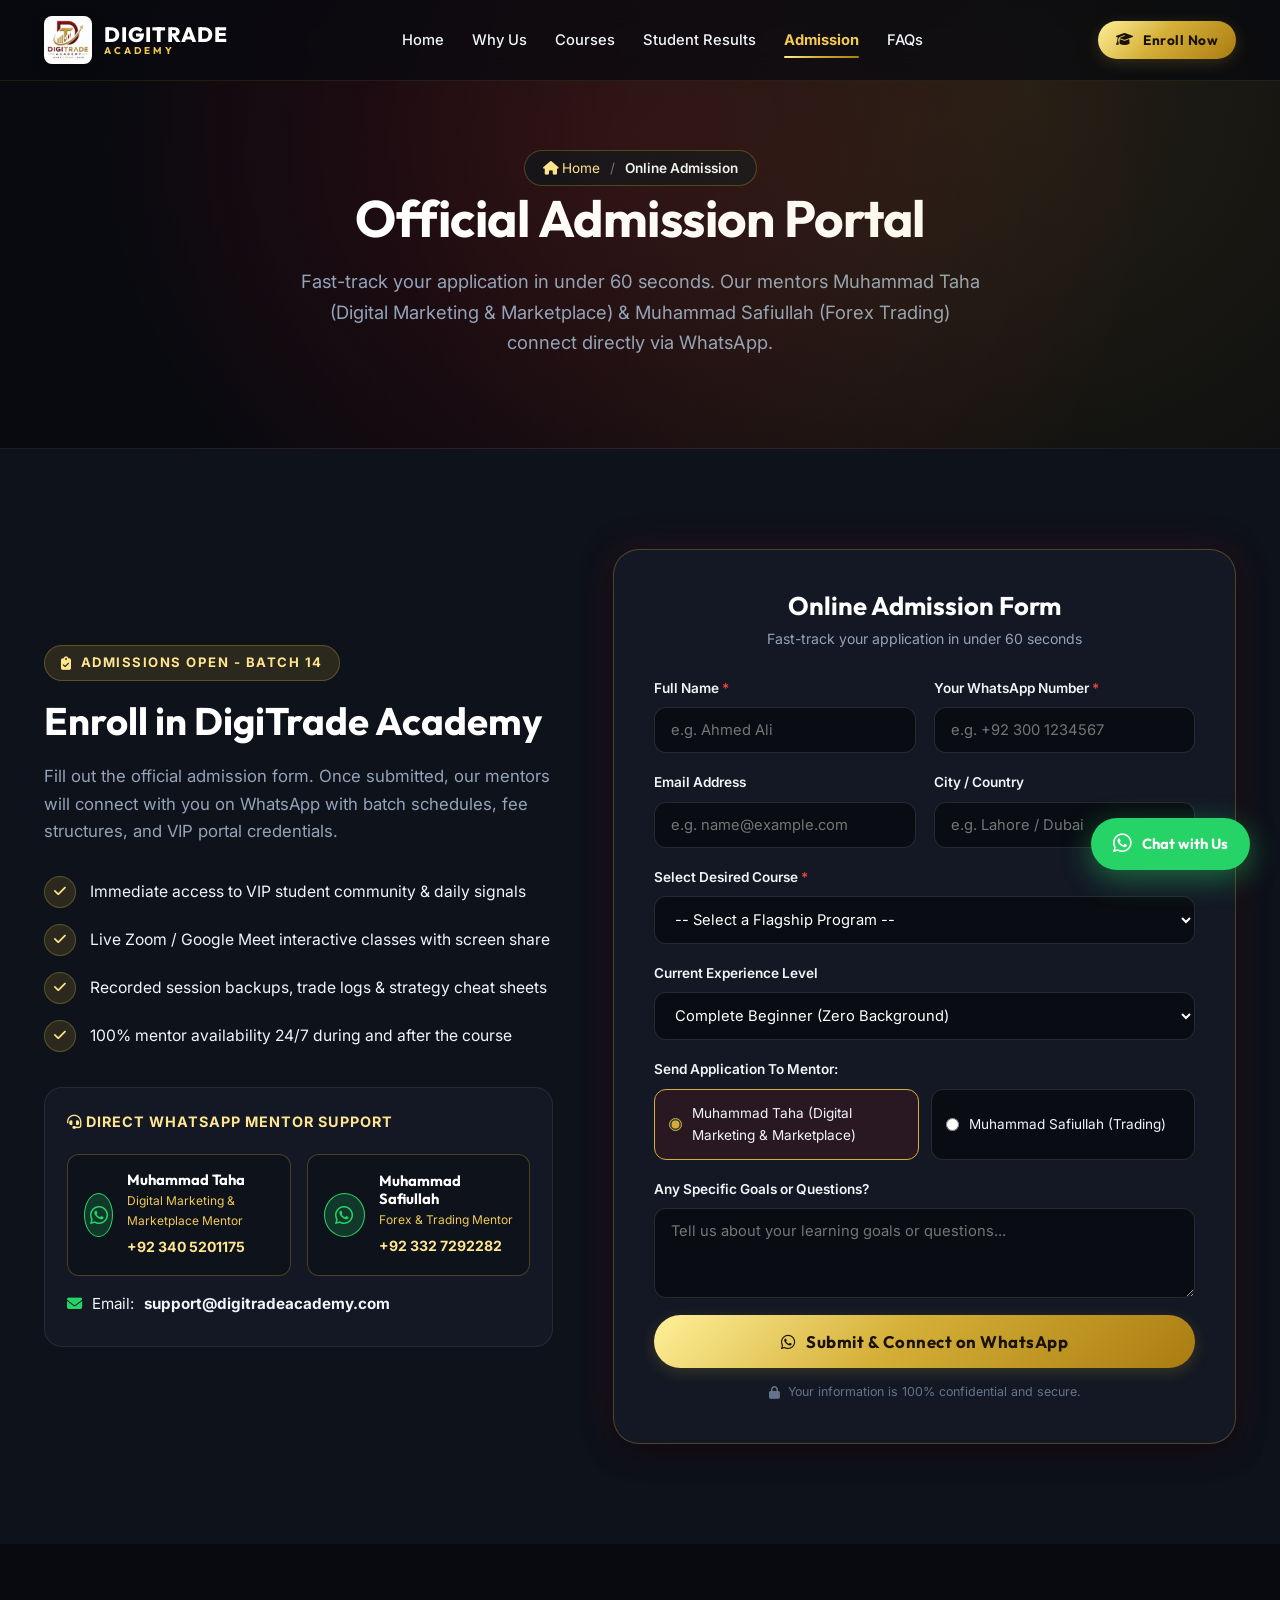
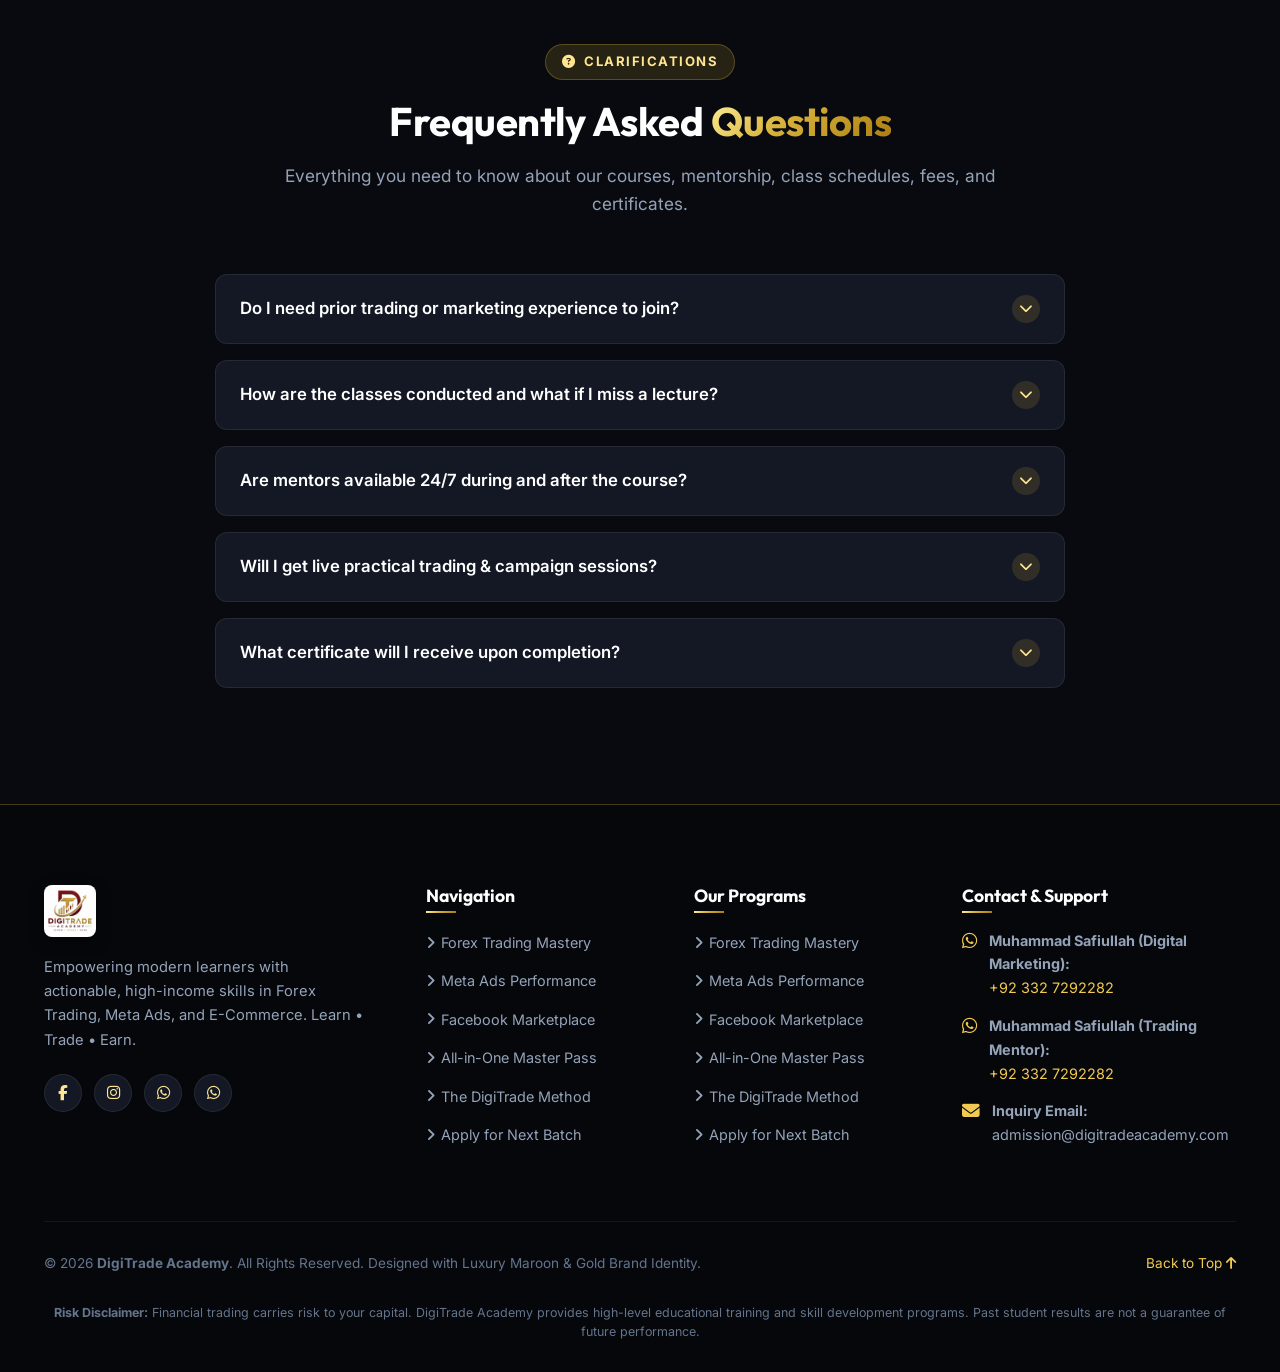
<file: admission.html>
﻿<!DOCTYPE html>
<html lang="en">

<head>
  <meta charset="UTF-8">
  <meta name="viewport" content="width=device-width, initial-scale=1.0">
  <title>Online Admission | DigiTrade Academy - Apply & Connect with Mentors</title>

  <!-- SEO Meta Tags -->
  <meta name="description"
    content="Official Online Admission Portal for DigiTrade Academy. Enroll in Forex Trading Mastery, Meta Ads with 24/7 mentorship from Muhammad Safiullah.">
  <meta name="keywords"
    content="DigiTrade Academy Admission, Forex Course Registration, Muhammad Safiullah, Muhammad Safiullah, Trading Mentorship Admission">

  <!-- Google Fonts -->
  <link rel="preconnect" href="https://fonts.googleapis.com">
  <link rel="preconnect" href="https://fonts.gstatic.com" crossorigin>
  <link
    href="https://fonts.googleapis.com/css2?family=Inter:wght@300;400;500;600;700&family=Outfit:wght@500;600;700;800;900&display=swap"
    rel="stylesheet">

  <!-- Font Awesome 6 -->
  <link rel="stylesheet" href="https://cdnjs.cloudflare.com/ajax/libs/font-awesome/6.5.1/css/all.min.css">

  <!-- Custom Stylesheet -->
  <link rel="stylesheet" href="assets/css/style.css">
</head>

<body>

  <!-- ==========================================
       1. STICKY NAVBAR
       ========================================== -->
  <header class="navbar" id="navbar">
    <div class="container nav-container">
      <a href="index.html" class="nav-brand" aria-label="DigiTrade Academy Home">
        <img src="assets/images/digitrade-logo.jpg" alt="DigiTrade Academy Logo" class="nav-logo"
          onerror="this.src='assets/images/logo.svg'">
        <div class="nav-brand-text">
          <span>DIGI<span class="text-gold">TRADE</span></span>
          <span class="nav-brand-sub">ACADEMY</span>
        </div>
      </a>

      <!-- Navigation Menu -->
      <nav class="nav-menu" id="navMenu">
        <a href="index.html" class="nav-link">Home</a>
        <a href="why-us.html" class="nav-link">Why Us</a>
        <a href="courses.html" class="nav-link">Courses</a>
        <a href="results.html" class="nav-link">Student Results</a>
        <a href="admission.html" class="nav-link active">Admission</a>
        <a href="admission.html#faqs" class="nav-link">FAQs</a>
      </nav>

      <!-- Action Buttons -->
      <div class="nav-actions">
        <a href="admission.html" class="btn btn-gold btn-sm btn-enroll">
          <i class="fas fa-graduation-cap"></i> Enroll Now
        </a>
        <button class="nav-toggle" id="navToggle" aria-label="Toggle Navigation Menu">
          <i class="fas fa-bars"></i>
        </button>
      </div>
    </div>
  </header>

  <!-- ==========================================
       2. PAGE HERO BANNER
       ========================================== -->
  <section class="page-hero">
    <div class="container">
      <div class="breadcrumb-nav">
        <a href="index.html"><i class="fas fa-home"></i> Home</a>
        <span>/</span>
        <span class="current">Online Admission</span>
      </div>
      <h1 class="page-hero-title">
        Official <span class="text-gold">Admission Portal</span>
      </h1>
      <p class="page-hero-desc">
        Fast-track your application in under 60 seconds. Our mentors Muhammad Taha (Digital Marketing &amp; Marketplace) &amp; Muhammad Safiullah (Forex Trading) connect directly via WhatsApp.
      </p>
    </div>
  </section>

  <!-- ==========================================
       3. ONLINE ADMISSION & INQUIRY FORM
       ========================================== -->
  <section class="admission-section" id="admission" style="border-top: none;">
    <div class="container">
      <div class="admission-container">
        <!-- Left Information -->
        <div class="admission-info">
          <span class="section-badge">
            <i class="fas fa-clipboard-check"></i> Admissions Open - Batch 14
          </span>
          <h2>Enroll in <span class="text-gold">DigiTrade Academy</span></h2>
          <p>
            Fill out the official admission form. Once submitted, our mentors will connect with you on WhatsApp with batch schedules, fee structures, and VIP portal credentials.
          </p>

          <div class="perks-list">
            <div class="perk-item">
              <div class="perk-icon"><i class="fas fa-check"></i></div>
              <span>Immediate access to VIP student community &amp; daily signals</span>
            </div>
            <div class="perk-item">
              <div class="perk-icon"><i class="fas fa-check"></i></div>
              <span>Live Zoom / Google Meet interactive classes with screen share</span>
            </div>
            <div class="perk-item">
              <div class="perk-icon"><i class="fas fa-check"></i></div>
              <span>Recorded session backups, trade logs &amp; strategy cheat sheets</span>
            </div>
            <div class="perk-item">
              <div class="perk-icon"><i class="fas fa-check"></i></div>
              <span>100% mentor availability 24/7 during and after the course</span>
            </div>
          </div>

          <!-- Dual WhatsApp Direct Contact -->
          <div class="contact-quick-box">
            <div class="quick-contact-title"><i class="fas fa-headset"></i> DIRECT WHATSAPP MENTOR SUPPORT</div>
            
            <div class="dual-whatsapp-grid">
              <div class="whatsapp-card">
                <div class="whatsapp-card-icon"><i class="fab fa-whatsapp"></i></div>
                <div class="whatsapp-card-info">
                  <h4>Muhammad Taha</h4>
                  <div style="font-size:0.75rem; color:var(--gold-light); margin-bottom:2px;">Digital Marketing &amp; Marketplace Mentor</div>
                  <a href="https://wa.me/923405201175" target="_blank">+92 340 5201175</a>
                </div>
              </div>

              <div class="whatsapp-card">
                <div class="whatsapp-card-icon"><i class="fab fa-whatsapp"></i></div>
                <div class="whatsapp-card-info">
                  <h4>Muhammad Safiullah</h4>
                  <div style="font-size:0.75rem; color:var(--gold-light); margin-bottom:2px;">Forex &amp; Trading Mentor</div>
                  <a href="https://wa.me/923327292282" target="_blank">+92 332 7292282</a>
                </div>
              </div>
            </div>

            <div class="quick-contact-item" style="margin-top: 15px;">
              <i class="fas fa-envelope"></i> Email: <strong>support@digitradeacademy.com</strong>
            </div>
          </div>
        </div>

        <!-- Right Admission Form -->
        <div class="admission-form-card">
          <div class="form-header">
            <h3>Online Admission Form</h3>
            <p>Fast-track your application in under 60 seconds</p>
          </div>

          <form id="admissionForm">
            <div class="form-grid">
              <div class="form-group">
                <label for="fullName" class="form-label">Full Name <span>*</span></label>
                <input type="text" id="fullName" class="form-control" placeholder="e.g. Ahmed Ali" required>
              </div>

              <div class="form-group">
                <label for="whatsappNumber" class="form-label">Your WhatsApp Number <span>*</span></label>
                <input type="tel" id="whatsappNumber" class="form-control" placeholder="e.g. +92 300 1234567" required>
              </div>

              <div class="form-group">
                <label for="email" class="form-label">Email Address</label>
                <input type="email" id="email" class="form-control" placeholder="e.g. name@example.com">
              </div>

              <div class="form-group">
                <label for="city" class="form-label">City / Country</label>
                <input type="text" id="city" class="form-control" placeholder="e.g. Lahore / Dubai">
              </div>

              <div class="form-group full-width">
                <label for="selectedCourse" class="form-label">Select Desired Course <span>*</span></label>
                <select id="selectedCourse" class="form-control" required>
                  <option value="" disabled selected>-- Select a Flagship Program --</option>
                  <option value="Forex Trading Mastery">Forex Trading Mastery (Engulfing, SMC, ICT &amp; Live MT5)</option>
                  <option value="Meta Ads &amp; Performance Marketing">Meta Ads &amp; Performance Marketing</option>
                  <option value="Facebook Marketplace &amp; E-Commerce">Facebook Marketplace &amp; E-Commerce</option>
                  <option value="All-in-One Master Bundle">All-in-One Master Bundle (All 3 Courses)</option>
                </select>
              </div>

              <div class="form-group full-width">
                <label for="experienceLevel" class="form-label">Current Experience Level</label>
                <select id="experienceLevel" class="form-control">
                  <option value="Complete Beginner">Complete Beginner (Zero Background)</option>
                  <option value="Intermediate">Intermediate (Know basics, looking for consistency)</option>
                  <option value="Advanced">Advanced (Want to master scaling &amp; SMC)</option>
                </select>
              </div>

              

                            <!-- Mentor Selection Choice -->
              <div class="form-group full-width">
                <label class="form-label">Send Application To Mentor:</label>
                <div class="whatsapp-mentor-select">
                  <label class="mentor-radio-label selected">
                    <input type="radio" name="mentorChoice" value="mentor1" checked>
                    <span>Muhammad Taha (Digital Marketing &amp; Marketplace)</span>
                  </label>
                  <label class="mentor-radio-label">
                    <input type="radio" name="mentorChoice" value="mentor2">
                    <span>Muhammad Safiullah (Trading)</span>
                  </label>
                </div>
              </div>

              <div class="form-group full-width">
                <label for="userMessage" class="form-label">Any Specific Goals or Questions?</label>
                <textarea id="userMessage" class="form-control"
                  placeholder="Tell us about your learning goals or questions..."></textarea>
              </div>
            </div>

            <button type="submit" class="btn btn-gold btn-lg form-submit-btn">
              <i class="fab fa-whatsapp"></i> Submit &amp; Connect on WhatsApp
            </button>

            <div class="form-security-note">
              <i class="fas fa-lock"></i> Your information is 100% confidential and secure.
            </div>
          </form>
        </div>
      </div>
    </div>
  </section>

  <!-- ==========================================
       4. FREQUENTLY ASKED QUESTIONS (FAQS)
       ========================================== -->
  <section class="faq-section" id="faqs">
    <div class="container">
      <div class="section-header">
        <span class="section-badge">
          <i class="fas fa-circle-question"></i> Clarifications
        </span>
        <h2 class="section-title">
          Frequently Asked <span class="text-gold">Questions</span>
        </h2>
        <p class="section-subtitle">
          Everything you need to know about our courses, mentorship, class schedules, fees, and certificates.
        </p>
      </div>

      <div class="faq-accordion">
        <!-- FAQ 1 -->
        <div class="faq-item">
          <div class="faq-header">
            <span class="faq-question">Do I need prior trading or marketing experience to join?</span>
            <span class="faq-toggle-icon"><i class="fas fa-chevron-down"></i></span>
          </div>
          <div class="faq-body">
            <div class="faq-content">
              No prior experience is necessary. All our courses start from foundational basics and systematically
              progress to advanced, professional techniques with live screen demonstrations.
            </div>
          </div>
        </div>

        <!-- FAQ 2 -->
        <div class="faq-item">
          <div class="faq-header">
            <span class="faq-question">How are the classes conducted and what if I miss a lecture?</span>
            <span class="faq-toggle-icon"><i class="fas fa-chevron-down"></i></span>
          </div>
          <div class="faq-body">
            <div class="faq-content">
              Classes are conducted live online with interactive Q&amp;A sessions. High-definition recordings of every
              single lecture are uploaded to your student portal within 2 hours, so you never miss a lesson.
            </div>
          </div>
        </div>

        <!-- FAQ 3 -->
        <div class="faq-item">
          <div class="faq-header">
            <span class="faq-question">Are mentors available 24/7 during and after the course?</span>
            <span class="faq-toggle-icon"><i class="fas fa-chevron-down"></i></span>
          </div>
          <div class="faq-body">
            <div class="faq-content">
              Yes! Mentors Muhammad Safiullah are 100% available 24/7 for students both during the course and for lifetime after completion. You receive permanent access to our VIP Community where our mentors review your setups, ad campaigns, and trade journals daily.
            </div>
          </div>
        </div>

                <!-- FAQ 4 -->
        <div class="faq-item">
          <div class="faq-header">
            <span class="faq-question">Will I get live practical trading &amp; campaign sessions?</span>
            <span class="faq-toggle-icon"><i class="fas fa-chevron-down"></i></span>
          </div>
          <div class="faq-body">
            <div class="faq-content">
              Yes! All classes are 100% interactive live sessions on Zoom / Google Meet where mentor Muhammad Safiullah shares live MT5 charts, order execution, and live Meta Ads campaign setups with full recording backups provided.
            </div>
          </div>
        </div>

        <!-- FAQ 5 -->
        <div class="faq-item">
          <div class="faq-header">
            <span class="faq-question">What certificate will I receive upon completion?</span>
            <span class="faq-toggle-icon"><i class="fas fa-chevron-down"></i></span>
          </div>
          <div class="faq-body">
            <div class="faq-content">
              Upon finishing course assignments and the practical live capstone test, you will be awarded an official,
              verifiable DigiTrade Academy Certificate of Completion.
            </div>
          </div>
        </div>
      </div>
    </div>
  </section>

  <!-- ==========================================
       5. FOOTER
       ========================================== -->
  <footer class="footer">
    <div class="container">
      <div class="footer-grid">
        <!-- Brand Info -->
        <div class="footer-brand">
          <img src="assets/images/digitrade-logo.jpg" alt="DigiTrade Academy" class="footer-logo"
            onerror="this.src='assets/images/logo.svg'">
          <p>
            Empowering modern learners with actionable, high-income skills in Forex Trading, Meta Ads, and E-Commerce.
            Learn • Trade • Earn.
          </p>
          <div class="footer-socials">
            <a href="https://www.facebook.com/digitradeacademy" target="_blank" class="social-btn" aria-label="Facebook"><i class="fab fa-facebook-f"></i></a>
            <a href="https://www.instagram.com/digitradeacademy" target="_blank" class="social-btn" aria-label="Instagram"><i class="fab fa-instagram"></i></a>
            <a href="https://wa.me/923327292282" target="_blank" class="social-btn" aria-label="WhatsApp Muhammad Safiullah"><i class="fab fa-whatsapp"></i></a>
            <a href="https://wa.me/923327292282" target="_blank" class="social-btn" aria-label="WhatsApp Muhammad Safiullah"><i class="fab fa-whatsapp"></i></a>
          </div>
        </div>

        <!-- Quick Links -->
        <div class="footer-col">
          <h4>Navigation</h4>
          <ul class="footer-links">
            <li><a href="courses.html#forex"><i class="fas fa-angle-right"></i> Forex Trading Mastery</a></li>
            <li><a href="courses.html#meta-ads"><i class="fas fa-angle-right"></i> Meta Ads Performance</a></li>
            <li><a href="courses.html#marketplace"><i class="fas fa-angle-right"></i> Facebook Marketplace</a></li>
            <li><a href="courses.html"><i class="fas fa-angle-right"></i> All-in-One Master Pass</a></li>
            <li><a href="why-us.html"><i class="fas fa-angle-right"></i> The DigiTrade Method</a></li>
            <li><a href="admission.html"><i class="fas fa-angle-right"></i> Apply for Next Batch</a></li>
          </ul>
        </div>

        <!-- Courses -->
        <div class="footer-col">
          <h4>Our Programs</h4>
          <ul class="footer-links">
            <li><a href="courses.html#forex"><i class="fas fa-angle-right"></i> Forex Trading Mastery</a></li>
            <li><a href="courses.html#meta-ads"><i class="fas fa-angle-right"></i> Meta Ads Performance</a></li>
            <li><a href="courses.html#marketplace"><i class="fas fa-angle-right"></i> Facebook Marketplace</a></li>
            <li><a href="courses.html"><i class="fas fa-angle-right"></i> All-in-One Master Pass</a></li>
            <li><a href="why-us.html"><i class="fas fa-angle-right"></i> The DigiTrade Method</a></li>
            <li><a href="admission.html"><i class="fas fa-angle-right"></i> Apply for Next Batch</a></li>
          </ul>
        </div>

        <!-- Contact Info -->
        <div class="footer-col">
          <h4>Contact &amp; Support</h4>
          <div class="footer-contact-item">
            <i class="fab fa-whatsapp"></i>
            <div>
              <strong>Muhammad Safiullah (Digital Marketing):</strong><br>
              <a href="https://wa.me/923327292282" target="_blank" style="color: var(--gold-light);">+92 332 7292282</a>
            </div>
          </div>
          <div class="footer-contact-item">
            <i class="fab fa-whatsapp"></i>
            <div>
              <strong>Muhammad Safiullah (Trading Mentor):</strong><br>
              <a href="https://wa.me/923327292282" target="_blank" style="color: var(--gold-light);">+92 332 7292282</a>
            </div>
          </div>
          <div class="footer-contact-item">
            <i class="fas fa-envelope"></i>
            <div>
              <strong>Inquiry Email:</strong><br>
              <span>admission@digitradeacademy.com</span>
            </div>
          </div>
        </div>
      </div>

      <div class="footer-bottom">
        <div>
          &copy; 2026 <strong>DigiTrade Academy</strong>. All Rights Reserved. Designed with Luxury Maroon &amp; Gold
          Brand Identity.
        </div>
        <div>
          <a href="admission.html#" style="color: var(--gold-light);">Back to Top <i class="fas fa-arrow-up"></i></a>
        </div>
        <div class="footer-disclaimer">
          <strong>Risk Disclaimer:</strong> Financial trading carries risk to your capital. DigiTrade Academy provides
          high-level educational training and skill development programs. Past student results are not a guarantee of
          future performance.
        </div>
      </div>
    </div>
  </footer>

  <!-- ==========================================
       6. FLOATING WHATSAPP BUTTON
       ========================================== -->
  <a href="#" class="floating-whatsapp" id="floatingWhatsApp" aria-label="Chat with Academy on WhatsApp">
    <i class="fab fa-whatsapp"></i>
    <span>Chat with Us</span>
  </a>

  <!-- JavaScript -->
  <script src="assets/js/main.js"></script>
</body>

</html>
</file>
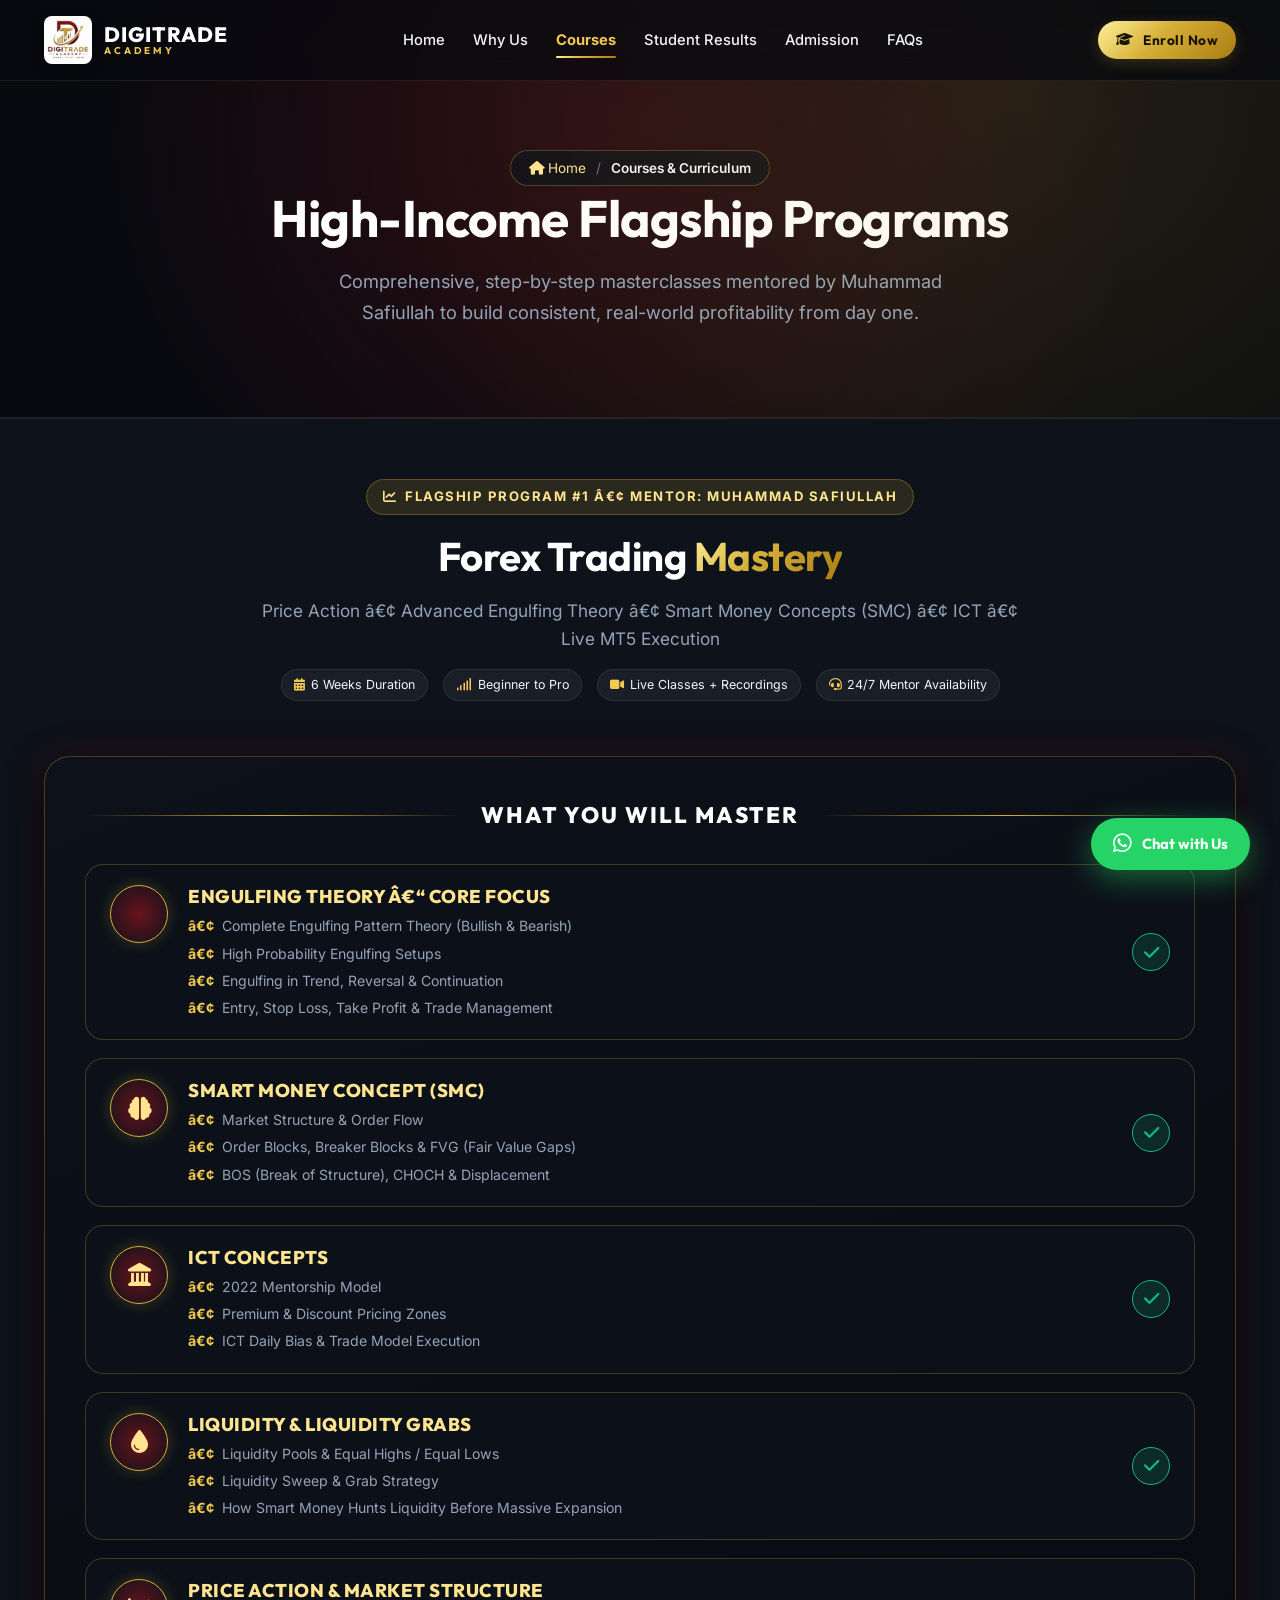
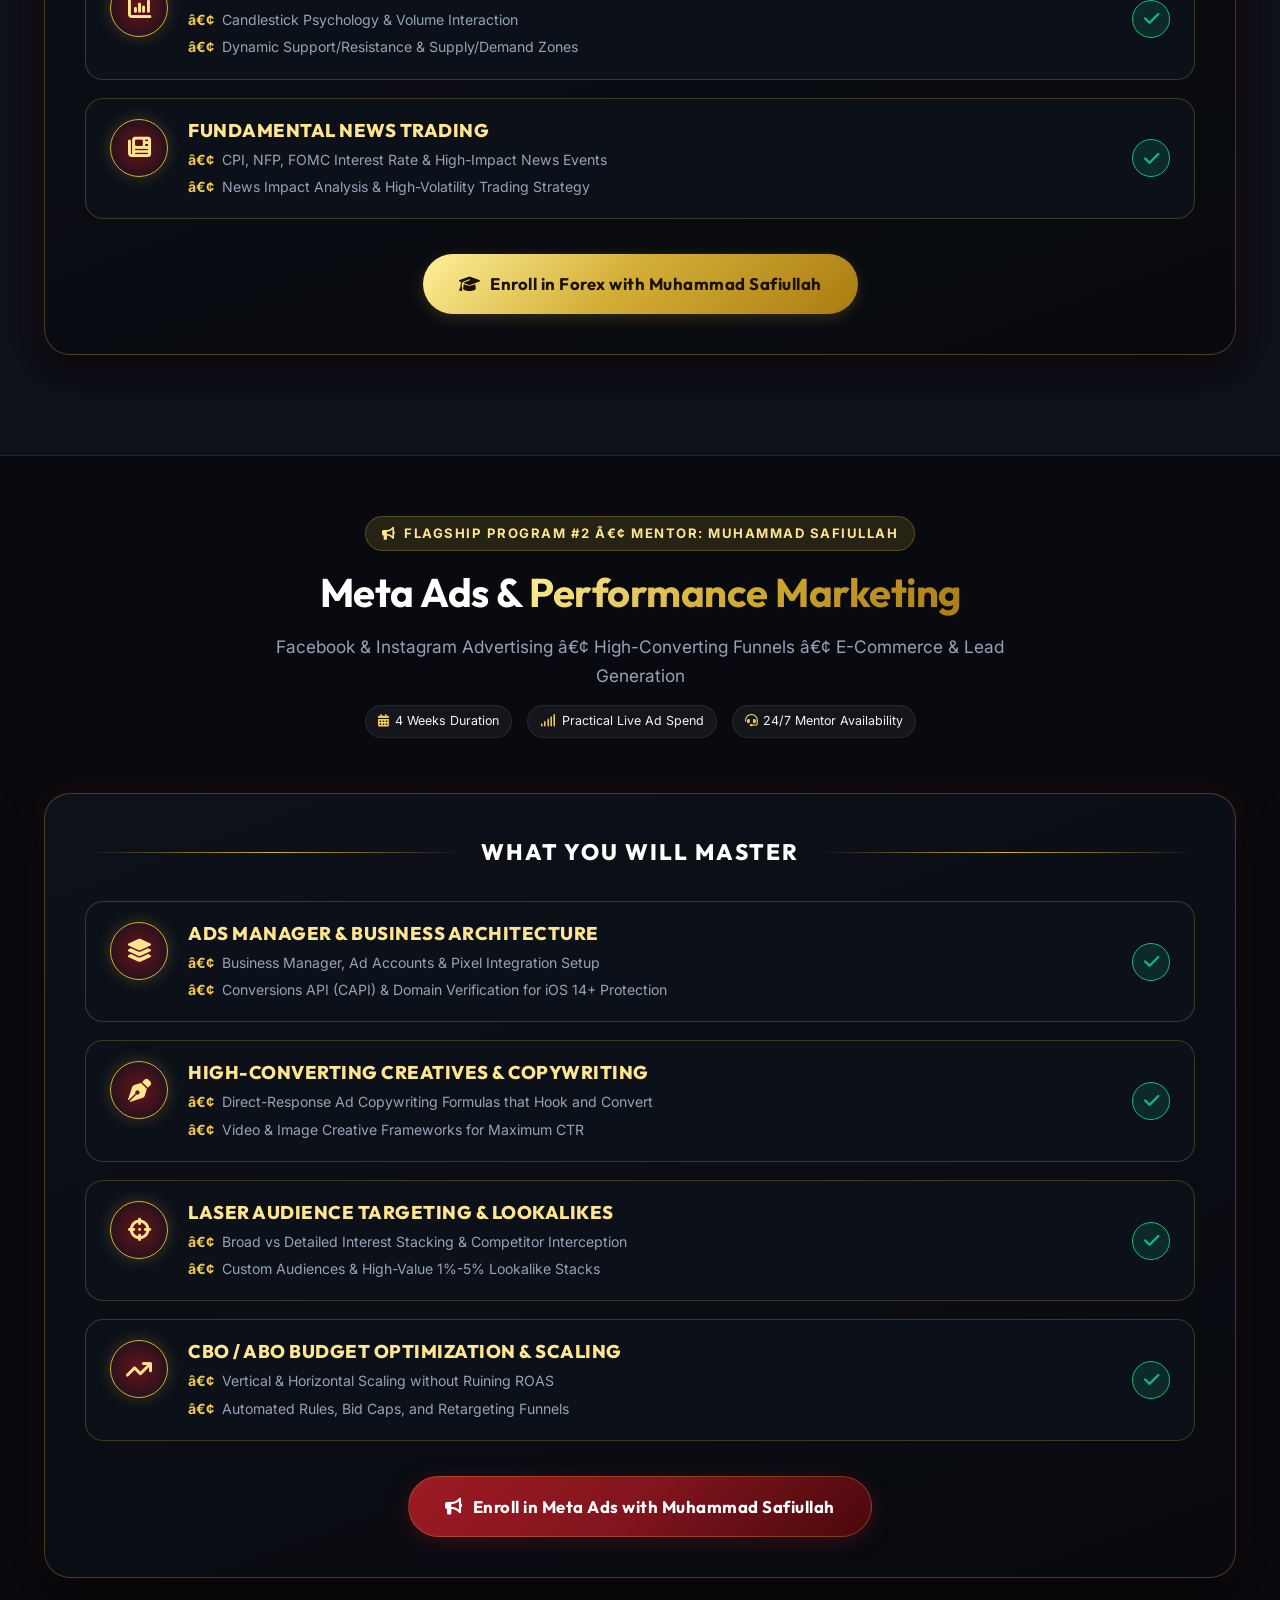
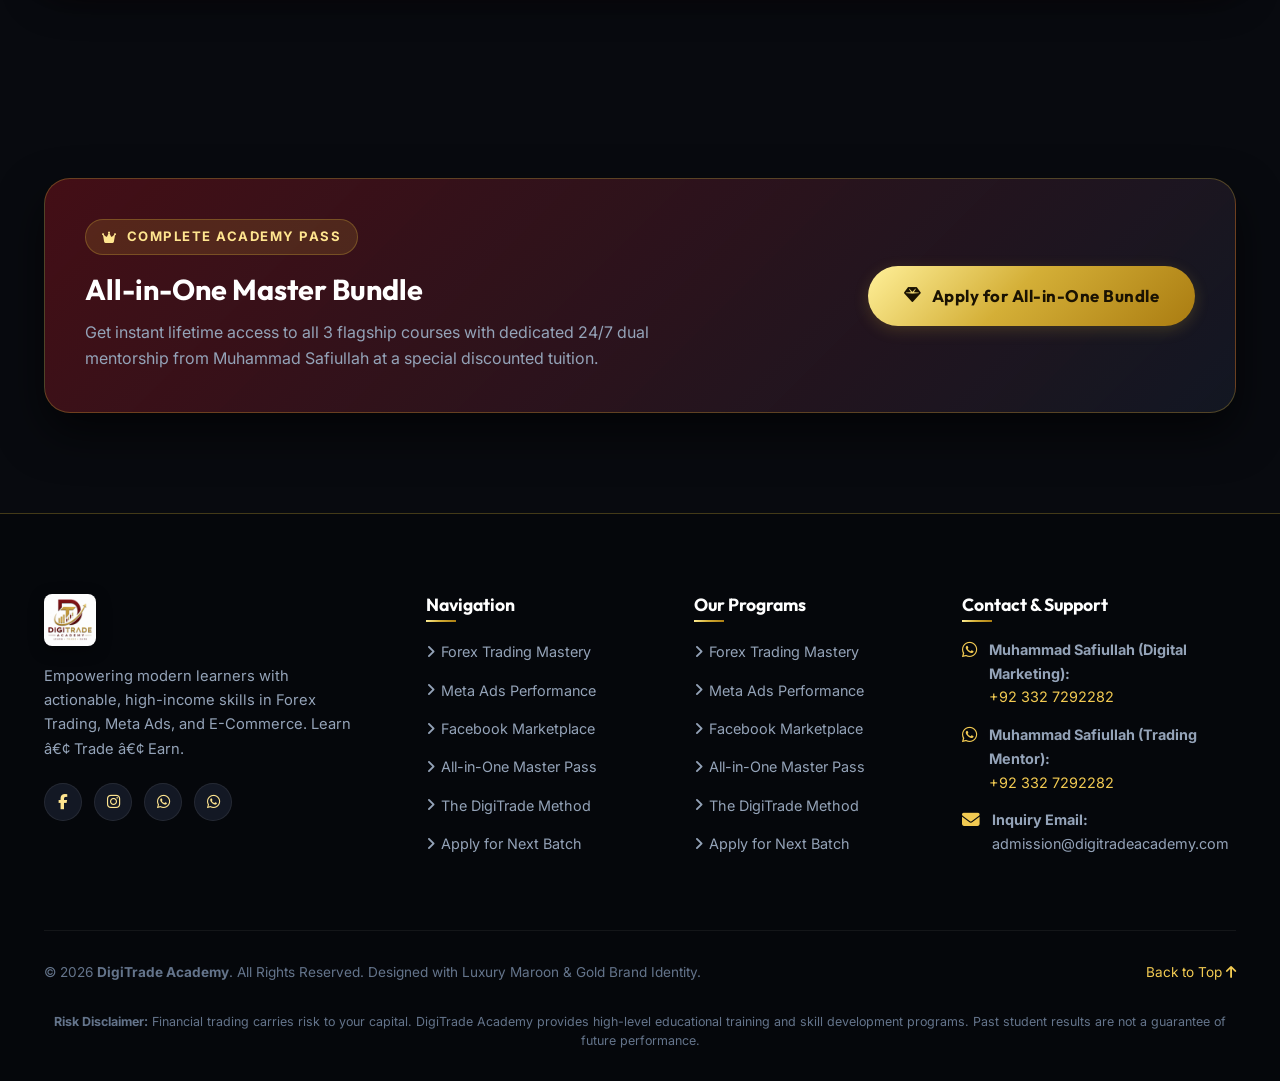
<file: courses.html>
﻿<!DOCTYPE html>
<html lang="en">

<head>
  <meta charset="UTF-8">
  <meta name="viewport" content="width=device-width, initial-scale=1.0">
  <title>Courses &amp; Curriculum | DigiTrade Academy - Forex, Meta Ads &amp; Marketplace</title>

  <!-- SEO Meta Tags -->
  <meta name="description"
    content="Explore detailed curriculums for Forex Trading Mastery (Engulfing Theory, SMC, ICT, Liquidity) and Meta Ads Performance Marketing with mentor Muhammad Safiullah.">
  <meta name="keywords"
    content="Forex Trading Course, Engulfing Theory Course, SMC Trading Pakistan, Meta Ads Course, Muhammad Safiullah">

  <!-- Google Fonts -->
  <link rel="preconnect" href="https://fonts.googleapis.com">
  <link rel="preconnect" href="https://fonts.gstatic.com" crossorigin>
  <link
    href="https://fonts.googleapis.com/css2?family=Inter:wght@300;400;500;600;700&family=Outfit:wght@500;600;700;800;900&display=swap"
    rel="stylesheet">

  <!-- Font Awesome 6 -->
  <link rel="stylesheet" href="https://cdnjs.cloudflare.com/ajax/libs/font-awesome/6.5.1/css/all.min.css">

  <!-- Custom Stylesheet -->
  <link rel="stylesheet" href="assets/css/style.css">
</head>

<body>

  <!-- ==========================================
       1. STICKY NAVBAR
       ========================================== -->
  <header class="navbar" id="navbar">
    <div class="container nav-container">
      <a href="index.html" class="nav-brand" aria-label="DigiTrade Academy Home">
        <img src="assets/images/digitrade-logo.jpg" alt="DigiTrade Academy Logo" class="nav-logo"
          onerror="this.src='assets/images/logo.svg'">
        <div class="nav-brand-text">
          <span>DIGI<span class="text-gold">TRADE</span></span>
          <span class="nav-brand-sub">ACADEMY</span>
        </div>
      </a>

      <!-- Navigation Menu -->
      <nav class="nav-menu" id="navMenu">
        <a href="index.html" class="nav-link">Home</a>
        <a href="why-us.html" class="nav-link">Why Us</a>
        <a href="courses.html" class="nav-link active">Courses</a>
        <a href="results.html" class="nav-link">Student Results</a>
        <a href="admission.html" class="nav-link">Admission</a>
        <a href="admission.html#faqs" class="nav-link">FAQs</a>
      </nav>

      <!-- Action Buttons -->
      <div class="nav-actions">
        <a href="admission.html" class="btn btn-gold btn-sm btn-enroll">
          <i class="fas fa-graduation-cap"></i> Enroll Now
        </a>
        <button class="nav-toggle" id="navToggle" aria-label="Toggle Navigation Menu">
          <i class="fas fa-bars"></i>
        </button>
      </div>
    </div>
  </header>

  <!-- ==========================================
       2. PAGE HERO BANNER
       ========================================== -->
  <section class="page-hero">
    <div class="container">
      <div class="breadcrumb-nav">
        <a href="index.html"><i class="fas fa-home"></i> Home</a>
        <span>/</span>
        <span class="current">Courses &amp; Curriculum</span>
      </div>
      <h1 class="page-hero-title">
        High-Income <span class="text-gold">Flagship Programs</span>
      </h1>
      <p class="page-hero-desc">
        Comprehensive, step-by-step masterclasses mentored by Muhammad Safiullah to build consistent, real-world profitability from day one.
      </p>
    </div>
  </section>

  <!-- ==========================================
       3. COURSE 1: FOREX TRADING MASTERY (DETAILED SYLLABUS)
       ========================================== -->
  <section class="courses-section" id="forex" style="padding-top: 60px;">
    <div class="container">
      <div class="section-header">
        <span class="section-badge">
          <i class="fas fa-chart-line"></i> Flagship Program #1 â€¢ Mentor: Muhammad Safiullah
        </span>
        <h2 class="section-title">
          Forex Trading <span class="text-gold">Mastery</span>
        </h2>
        <p class="section-subtitle">
          Price Action â€¢ Advanced Engulfing Theory â€¢ Smart Money Concepts (SMC) â€¢ ICT â€¢ Live MT5 Execution
        </p>

        <div class="course-meta" style="justify-content: center; margin-top: 15px;">
          <span class="course-meta-pill"><i class="fas fa-calendar-days"></i> 6 Weeks Duration</span>
          <span class="course-meta-pill"><i class="fas fa-signal"></i> Beginner to Pro</span>
          <span class="course-meta-pill"><i class="fas fa-video"></i> Live Classes + Recordings</span>
          <span class="course-meta-pill"><i class="fas fa-headset"></i> 24/7 Mentor Availability</span>
        </div>
      </div>

      <!-- Screenshot 4: WHAT YOU WILL MASTER Breakdown -->
      <div class="syllabus-container">
        <div class="syllabus-heading-divider">
          <span class="syllabus-heading-text">WHAT YOU WILL MASTER</span>
        </div>

        <div class="syllabus-module-grid">
          <!-- Module 1: ENGULFING THEORY â€“ CORE FOCUS -->
          <div class="module-box">
            <div class="module-box-left">
              <div class="module-icon-circle">
                <i class="fas fa-chart-candlestick"></i>
              </div>
              <div class="module-content-wrap">
                <h3 class="module-title">ENGULFING THEORY â€“ CORE FOCUS</h3>
                <ul class="module-bullets">
                  <li>Complete Engulfing Pattern Theory (Bullish &amp; Bearish)</li>
                  <li>High Probability Engulfing Setups</li>
                  <li>Engulfing in Trend, Reversal &amp; Continuation</li>
                  <li>Entry, Stop Loss, Take Profit &amp; Trade Management</li>
                </ul>
              </div>
            </div>
            <div class="module-check-icon">
              <i class="fas fa-check"></i>
            </div>
          </div>

          <!-- Module 2: SMART MONEY CONCEPT (SMC) -->
          <div class="module-box">
            <div class="module-box-left">
              <div class="module-icon-circle">
                <i class="fas fa-brain"></i>
              </div>
              <div class="module-content-wrap">
                <h3 class="module-title">SMART MONEY CONCEPT (SMC)</h3>
                <ul class="module-bullets">
                  <li>Market Structure &amp; Order Flow</li>
                  <li>Order Blocks, Breaker Blocks &amp; FVG (Fair Value Gaps)</li>
                  <li>BOS (Break of Structure), CHOCH &amp; Displacement</li>
                </ul>
              </div>
            </div>
            <div class="module-check-icon">
              <i class="fas fa-check"></i>
            </div>
          </div>

          <!-- Module 3: ICT CONCEPTS -->
          <div class="module-box">
            <div class="module-box-left">
              <div class="module-icon-circle">
                <i class="fas fa-landmark"></i>
              </div>
              <div class="module-content-wrap">
                <h3 class="module-title">ICT CONCEPTS</h3>
                <ul class="module-bullets">
                  <li>2022 Mentorship Model</li>
                  <li>Premium &amp; Discount Pricing Zones</li>
                  <li>ICT Daily Bias &amp; Trade Model Execution</li>
                </ul>
              </div>
            </div>
            <div class="module-check-icon">
              <i class="fas fa-check"></i>
            </div>
          </div>

          <!-- Module 4: LIQUIDITY & LIQUIDITY GRABS -->
          <div class="module-box">
            <div class="module-box-left">
              <div class="module-icon-circle">
                <i class="fas fa-droplet"></i>
              </div>
              <div class="module-content-wrap">
                <h3 class="module-title">LIQUIDITY &amp; LIQUIDITY GRABS</h3>
                <ul class="module-bullets">
                  <li>Liquidity Pools &amp; Equal Highs / Equal Lows</li>
                  <li>Liquidity Sweep &amp; Grab Strategy</li>
                  <li>How Smart Money Hunts Liquidity Before Massive Expansion</li>
                </ul>
              </div>
            </div>
            <div class="module-check-icon">
              <i class="fas fa-check"></i>
            </div>
          </div>

          <!-- Module 5: PRICE ACTION & MARKET STRUCTURE -->
          <div class="module-box">
            <div class="module-box-left">
              <div class="module-icon-circle">
                <i class="fas fa-chart-column"></i>
              </div>
              <div class="module-content-wrap">
                <h3 class="module-title">PRICE ACTION &amp; MARKET STRUCTURE</h3>
                <ul class="module-bullets">
                  <li>Candlestick Psychology &amp; Volume Interaction</li>
                  <li>Dynamic Support/Resistance &amp; Supply/Demand Zones</li>
                </ul>
              </div>
            </div>
            <div class="module-check-icon">
              <i class="fas fa-check"></i>
            </div>
          </div>

          <!-- Module 6: FUNDAMENTAL NEWS TRADING -->
          <div class="module-box">
            <div class="module-box-left">
              <div class="module-icon-circle">
                <i class="fas fa-newspaper"></i>
              </div>
              <div class="module-content-wrap">
                <h3 class="module-title">FUNDAMENTAL NEWS TRADING</h3>
                <ul class="module-bullets">
                  <li>CPI, NFP, FOMC Interest Rate &amp; High-Impact News Events</li>
                  <li>News Impact Analysis &amp; High-Volatility Trading Strategy</li>
                </ul>
              </div>
            </div>
            <div class="module-check-icon">
              <i class="fas fa-check"></i>
            </div>
          </div>
        </div>

        <div style="text-align: center; margin-top: 35px;">
          <a href="admission.html?course=Forex%20Trading%20Mastery" class="btn btn-gold btn-lg">
            <i class="fas fa-graduation-cap"></i> Enroll in Forex with Muhammad Safiullah
          </a>
        </div>
      </div>
    </div>
  </section>

  <!-- ==========================================
       4. COURSE 2: META ADS & PERFORMANCE MARKETING
       ========================================== -->
  <section class="why-section" id="meta-ads" style="padding-top: 60px;">
    <div class="container">
      <div class="section-header">
        <span class="section-badge">
          <i class="fas fa-bullhorn"></i> Flagship Program #2 â€¢ Mentor: Muhammad Safiullah
        </span>
        <h2 class="section-title">
          Meta Ads &amp; <span class="text-gold">Performance Marketing</span>
        </h2>
        <p class="section-subtitle">
          Facebook &amp; Instagram Advertising â€¢ High-Converting Funnels â€¢ E-Commerce &amp; Lead Generation
        </p>

        <div class="course-meta" style="justify-content: center; margin-top: 15px;">
          <span class="course-meta-pill"><i class="fas fa-calendar-days"></i> 4 Weeks Duration</span>
          <span class="course-meta-pill"><i class="fas fa-signal"></i> Practical Live Ad Spend</span>
          <span class="course-meta-pill"><i class="fas fa-headset"></i> 24/7 Mentor Availability</span>
        </div>
      </div>

      <div class="syllabus-container">
        <div class="syllabus-heading-divider">
          <span class="syllabus-heading-text">WHAT YOU WILL MASTER</span>
        </div>

        <div class="syllabus-module-grid">
          <div class="module-box">
            <div class="module-box-left">
              <div class="module-icon-circle"><i class="fas fa-layer-group"></i></div>
              <div class="module-content-wrap">
                <h3 class="module-title">ADS MANAGER &amp; BUSINESS ARCHITECTURE</h3>
                <ul class="module-bullets">
                  <li>Business Manager, Ad Accounts &amp; Pixel Integration Setup</li>
                  <li>Conversions API (CAPI) &amp; Domain Verification for iOS 14+ Protection</li>
                </ul>
              </div>
            </div>
            <div class="module-check-icon"><i class="fas fa-check"></i></div>
          </div>

          <div class="module-box">
            <div class="module-box-left">
              <div class="module-icon-circle"><i class="fas fa-pen-nib"></i></div>
              <div class="module-content-wrap">
                <h3 class="module-title">HIGH-CONVERTING CREATIVES &amp; COPYWRITING</h3>
                <ul class="module-bullets">
                  <li>Direct-Response Ad Copywriting Formulas that Hook and Convert</li>
                  <li>Video &amp; Image Creative Frameworks for Maximum CTR</li>
                </ul>
              </div>
            </div>
            <div class="module-check-icon"><i class="fas fa-check"></i></div>
          </div>

          <div class="module-box">
            <div class="module-box-left">
              <div class="module-icon-circle"><i class="fas fa-crosshairs"></i></div>
              <div class="module-content-wrap">
                <h3 class="module-title">LASER AUDIENCE TARGETING &amp; LOOKALIKES</h3>
                <ul class="module-bullets">
                  <li>Broad vs Detailed Interest Stacking &amp; Competitor Interception</li>
                  <li>Custom Audiences &amp; High-Value 1%-5% Lookalike Stacks</li>
                </ul>
              </div>
            </div>
            <div class="module-check-icon"><i class="fas fa-check"></i></div>
          </div>

          <div class="module-box">
            <div class="module-box-left">
              <div class="module-icon-circle"><i class="fas fa-arrow-trend-up"></i></div>
              <div class="module-content-wrap">
                <h3 class="module-title">CBO / ABO BUDGET OPTIMIZATION &amp; SCALING</h3>
                <ul class="module-bullets">
                  <li>Vertical &amp; Horizontal Scaling without Ruining ROAS</li>
                  <li>Automated Rules, Bid Caps, and Retargeting Funnels</li>
                </ul>
              </div>
            </div>
            <div class="module-check-icon"><i class="fas fa-check"></i></div>
          </div>
        </div>

        <div style="text-align: center; margin-top: 35px;">
          <a href="admission.html?course=Meta%20Ads%20%26%20Performance%20Marketing" class="btn btn-maroon btn-lg">
            <i class="fas fa-bullhorn"></i> Enroll in Meta Ads with Muhammad Safiullah
          </a>
        </div>
      </div>
    </div>
  </section>

  <!-- ==========================================
       6. All-in-One Master Bundle CALLOUT
       ========================================== -->
  <section class="why-section">
    <div class="container">
      <div class="success-banner">
        <div class="success-banner-content">
          <span class="section-badge"><i class="fas fa-crown"></i> Complete Academy Pass</span>
          <h3>All-in-One Master Bundle</h3>
          <p>Get instant lifetime access to all 3 flagship courses with dedicated 24/7 dual mentorship from Muhammad Safiullah at a special discounted tuition.</p>
        </div>
        <div class="success-banner-actions">
          <a href="admission.html?course=All-in-One%20Master%20Bundle" class="btn btn-gold btn-lg">
            <i class="fas fa-gem"></i> Apply for All-in-One Bundle
          </a>
        </div>
      </div>
    </div>
  </section>

  <!-- ==========================================
       7. FOOTER
       ========================================== -->
  <footer class="footer">
    <div class="container">
      <div class="footer-grid">
        <!-- Brand Info -->
        <div class="footer-brand">
          <img src="assets/images/digitrade-logo.jpg" alt="DigiTrade Academy" class="footer-logo"
            onerror="this.src='assets/images/logo.svg'">
          <p>
            Empowering modern learners with actionable, high-income skills in Forex Trading, Meta Ads, and E-Commerce.
            Learn â€¢ Trade â€¢ Earn.
          </p>
          <div class="footer-socials">
            <a href="https://www.facebook.com/digitradeacademy" target="_blank" class="social-btn" aria-label="Facebook"><i class="fab fa-facebook-f"></i></a>
            <a href="https://www.instagram.com/digitradeacademy" target="_blank" class="social-btn" aria-label="Instagram"><i class="fab fa-instagram"></i></a>
            <a href="https://wa.me/923327292282" target="_blank" class="social-btn" aria-label="WhatsApp Muhammad Safiullah"><i class="fab fa-whatsapp"></i></a>
            <a href="https://wa.me/923327292282" target="_blank" class="social-btn" aria-label="WhatsApp Muhammad Safiullah"><i class="fab fa-whatsapp"></i></a>
          </div>
        </div>

        <!-- Quick Links -->
        <div class="footer-col">
          <h4>Navigation</h4>
          <ul class="footer-links">
            <li><a href="courses.html#forex"><i class="fas fa-angle-right"></i> Forex Trading Mastery</a></li>
            <li><a href="courses.html#meta-ads"><i class="fas fa-angle-right"></i> Meta Ads Performance</a></li>
            <li><a href="courses.html#marketplace"><i class="fas fa-angle-right"></i> Facebook Marketplace</a></li>
            <li><a href="courses.html"><i class="fas fa-angle-right"></i> All-in-One Master Pass</a></li>
            <li><a href="why-us.html"><i class="fas fa-angle-right"></i> The DigiTrade Method</a></li>
            <li><a href="admission.html"><i class="fas fa-angle-right"></i> Apply for Next Batch</a></li>
          </ul>
        </div>

        <!-- Courses -->
        <div class="footer-col">
          <h4>Our Programs</h4>
          <ul class="footer-links">
            <li><a href="courses.html#forex"><i class="fas fa-angle-right"></i> Forex Trading Mastery</a></li>
            <li><a href="courses.html#meta-ads"><i class="fas fa-angle-right"></i> Meta Ads Performance</a></li>
            <li><a href="courses.html#marketplace"><i class="fas fa-angle-right"></i> Facebook Marketplace</a></li>
            <li><a href="courses.html"><i class="fas fa-angle-right"></i> All-in-One Master Pass</a></li>
            <li><a href="why-us.html"><i class="fas fa-angle-right"></i> The DigiTrade Method</a></li>
            <li><a href="admission.html"><i class="fas fa-angle-right"></i> Apply for Next Batch</a></li>
          </ul>
        </div>

        <!-- Contact Info -->
        <div class="footer-col">
          <h4>Contact &amp; Support</h4>
          <div class="footer-contact-item">
            <i class="fab fa-whatsapp"></i>
            <div>
              <strong>Muhammad Safiullah (Digital Marketing):</strong><br>
              <a href="https://wa.me/923327292282" target="_blank" style="color: var(--gold-light);">+92 332 7292282</a>
            </div>
          </div>
          <div class="footer-contact-item">
            <i class="fab fa-whatsapp"></i>
            <div>
              <strong>Muhammad Safiullah (Trading Mentor):</strong><br>
              <a href="https://wa.me/923327292282" target="_blank" style="color: var(--gold-light);">+92 332 7292282</a>
            </div>
          </div>
          <div class="footer-contact-item">
            <i class="fas fa-envelope"></i>
            <div>
              <strong>Inquiry Email:</strong><br>
              <span>admission@digitradeacademy.com</span>
            </div>
          </div>
        </div>
      </div>

      <div class="footer-bottom">
        <div>
          &copy; 2026 <strong>DigiTrade Academy</strong>. All Rights Reserved. Designed with Luxury Maroon &amp; Gold
          Brand Identity.
        </div>
        <div>
          <a href="courses.html#" style="color: var(--gold-light);">Back to Top <i class="fas fa-arrow-up"></i></a>
        </div>
        <div class="footer-disclaimer">
          <strong>Risk Disclaimer:</strong> Financial trading carries risk to your capital. DigiTrade Academy provides
          high-level educational training and skill development programs. Past student results are not a guarantee of
          future performance.
        </div>
      </div>
    </div>
  </footer>

  <!-- ==========================================
       8. FLOATING WHATSAPP BUTTON
       ========================================== -->
  <a href="#" class="floating-whatsapp" id="floatingWhatsApp" aria-label="Chat with Academy on WhatsApp">
    <i class="fab fa-whatsapp"></i>
    <span>Chat with Us</span>
  </a>

  <!-- JavaScript -->
  <script src="assets/js/main.js"></script>
</body>

</html>
</file>
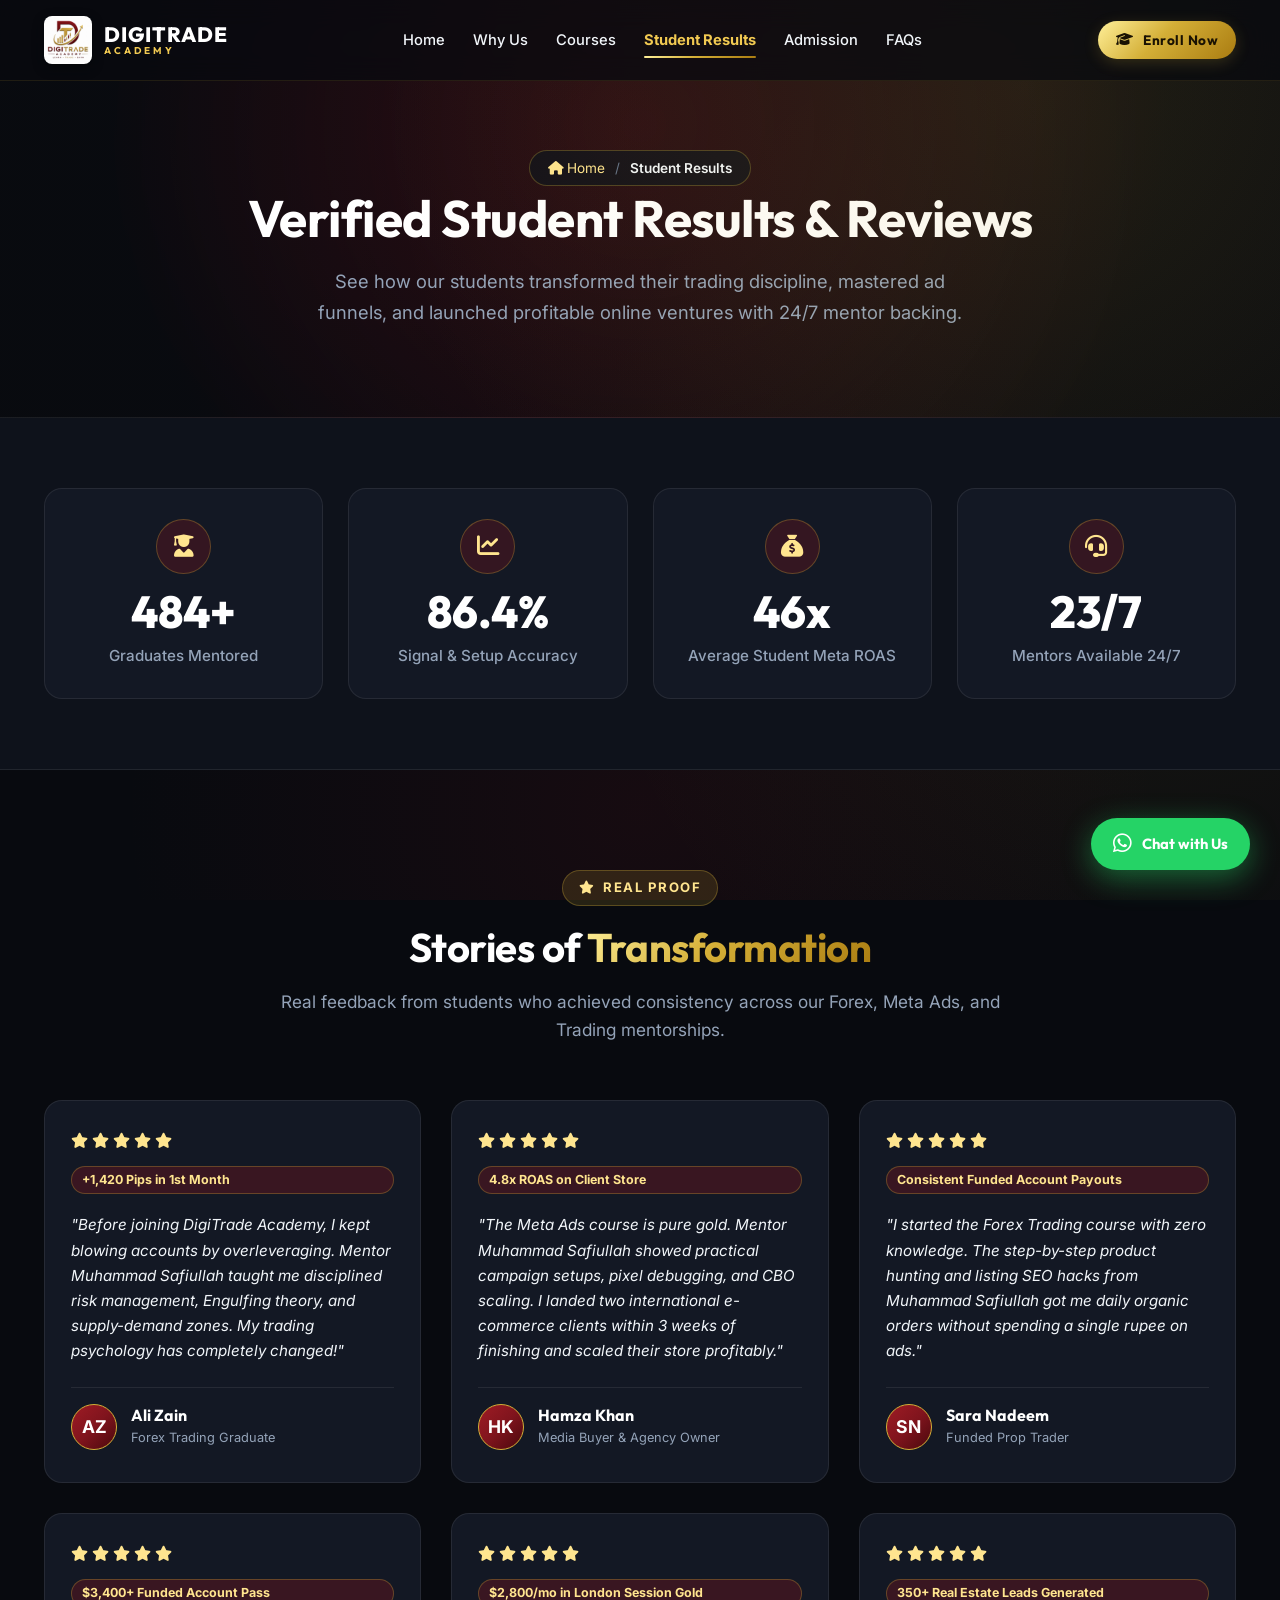
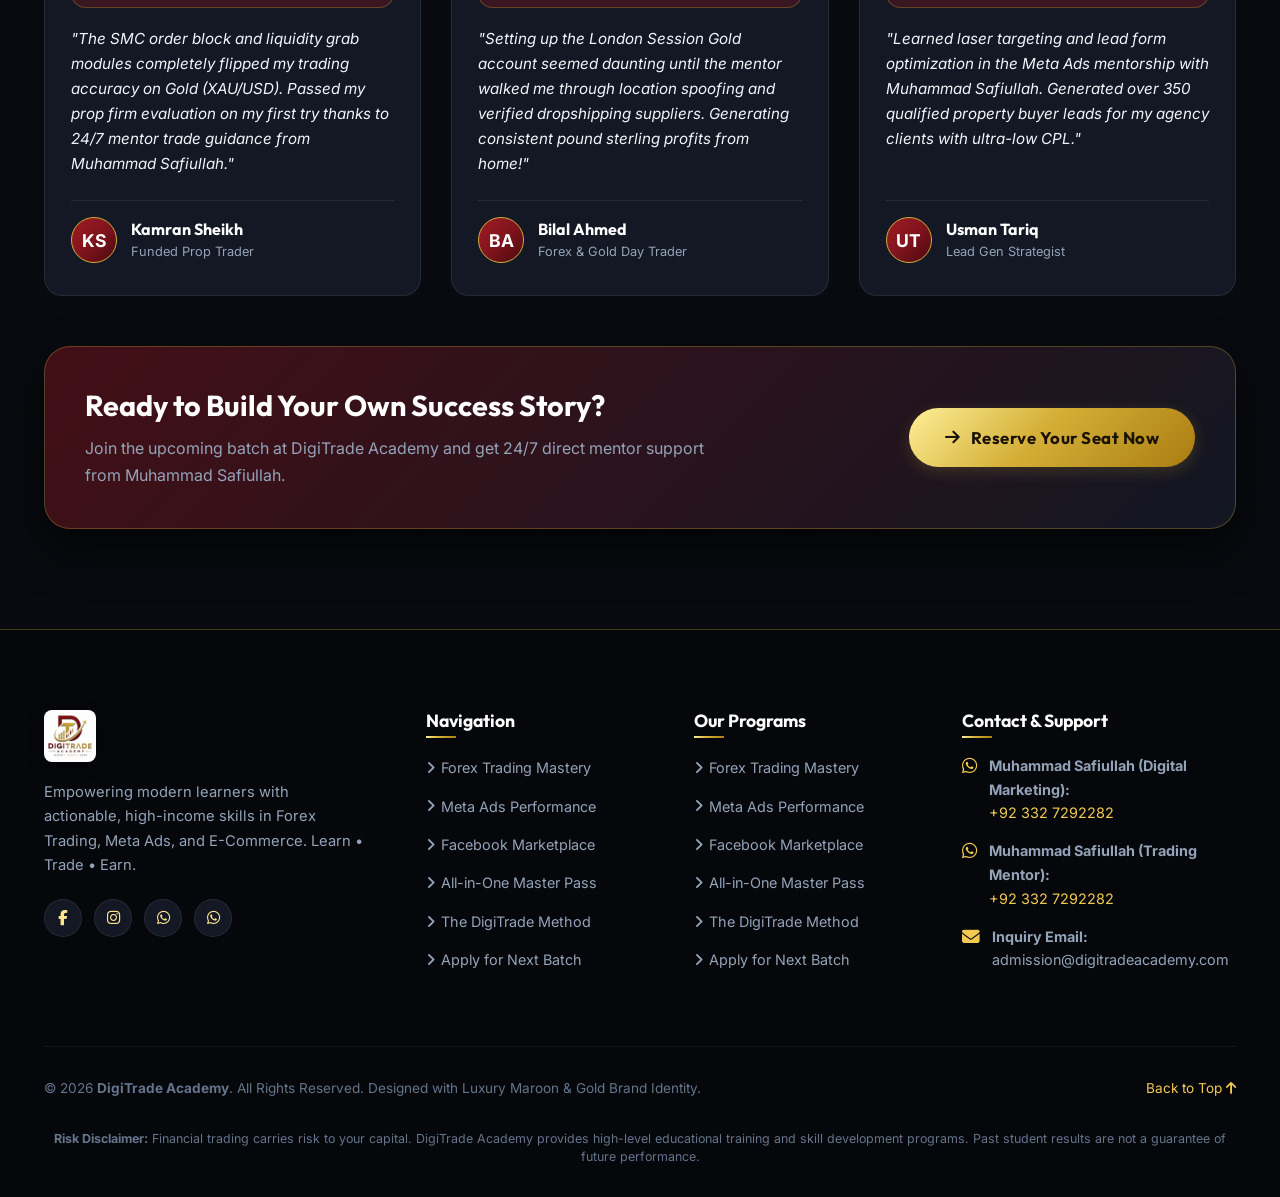
<file: results.html>
﻿<!DOCTYPE html>
<html lang="en">

<head>
  <meta charset="UTF-8">
  <meta name="viewport" content="width=device-width, initial-scale=1.0">
  <title>Student Results & Reviews | DigiTrade Academy - Real Proof & Success Stories</title>

  <!-- SEO Meta Tags -->
  <meta name="description"
    content="Explore verified student results, reviews, live MT5 trade breakdowns, and e-commerce store scaling proof from DigiTrade Academy graduates with Muhammad Safiullah.">
  <meta name="keywords"
    content="DigiTrade Student Results, Forex Student Reviews, Meta Ads Case Studies, Forex Trading Earnings">

  <!-- Google Fonts -->
  <link rel="preconnect" href="https://fonts.googleapis.com">
  <link rel="preconnect" href="https://fonts.gstatic.com" crossorigin>
  <link
    href="https://fonts.googleapis.com/css2?family=Inter:wght@300;400;500;600;700&family=Outfit:wght@500;600;700;800;900&display=swap"
    rel="stylesheet">

  <!-- Font Awesome 6 -->
  <link rel="stylesheet" href="https://cdnjs.cloudflare.com/ajax/libs/font-awesome/6.5.1/css/all.min.css">

  <!-- Custom Stylesheet -->
  <link rel="stylesheet" href="assets/css/style.css">
</head>

<body>

  <!-- ==========================================
       1. STICKY NAVBAR
       ========================================== -->
  <header class="navbar" id="navbar">
    <div class="container nav-container">
      <a href="index.html" class="nav-brand" aria-label="DigiTrade Academy Home">
        <img src="assets/images/digitrade-logo.jpg" alt="DigiTrade Academy Logo" class="nav-logo"
          onerror="this.src='assets/images/logo.svg'">
        <div class="nav-brand-text">
          <span>DIGI<span class="text-gold">TRADE</span></span>
          <span class="nav-brand-sub">ACADEMY</span>
        </div>
      </a>

      <!-- Navigation Menu -->
      <nav class="nav-menu" id="navMenu">
        <a href="index.html" class="nav-link">Home</a>
        <a href="why-us.html" class="nav-link">Why Us</a>
        <a href="courses.html" class="nav-link">Courses</a>
        <a href="results.html" class="nav-link active">Student Results</a>
        <a href="admission.html" class="nav-link">Admission</a>
        <a href="admission.html#faqs" class="nav-link">FAQs</a>
      </nav>

      <!-- Action Buttons -->
      <div class="nav-actions">
        <a href="admission.html" class="btn btn-gold btn-sm btn-enroll">
          <i class="fas fa-graduation-cap"></i> Enroll Now
        </a>
        <button class="nav-toggle" id="navToggle" aria-label="Toggle Navigation Menu">
          <i class="fas fa-bars"></i>
        </button>
      </div>
    </div>
  </header>

  <!-- ==========================================
       2. PAGE HERO BANNER
       ========================================== -->
  <section class="page-hero">
    <div class="container">
      <div class="breadcrumb-nav">
        <a href="index.html"><i class="fas fa-home"></i> Home</a>
        <span>/</span>
        <span class="current">Student Results</span>
      </div>
      <h1 class="page-hero-title">
        Verified <span class="text-gold">Student Results &amp; Reviews</span>
      </h1>
      <p class="page-hero-desc">
        See how our students transformed their trading discipline, mastered ad funnels, and launched profitable online ventures with 24/7 mentor backing.
      </p>
    </div>
  </section>

  <!-- ==========================================
       3. KEY STATS COUNTER
       ========================================== -->
  <section class="stats-section">
    <div class="container">
      <div class="stats-grid">
        <div class="stat-card">
          <div class="stat-icon"><i class="fas fa-user-graduate"></i></div>
          <div class="stat-number" data-target="500" data-suffix="+">500+</div>
          <div class="stat-label">Graduates Mentored</div>
        </div>

        <div class="stat-card">
          <div class="stat-icon"><i class="fas fa-chart-line"></i></div>
          <div class="stat-number" data-target="89" data-suffix=".4%">89.4%</div>
          <div class="stat-label">Signal &amp; Setup Accuracy</div>
        </div>

        <div class="stat-card">
          <div class="stat-icon"><i class="fas fa-sack-dollar"></i></div>
          <div class="stat-number" data-target="48" data-suffix="x" data-prefix="">4.8x</div>
          <div class="stat-label">Average Student Meta ROAS</div>
        </div>

        <div class="stat-card">
          <div class="stat-icon"><i class="fas fa-headset"></i></div>
          <div class="stat-number" data-target="24" data-suffix="/7">24/7</div>
          <div class="stat-label">Mentors Available 24/7</div>
        </div>
      </div>
    </div>
  </section>

  <!-- ==========================================
       4. REVIEWS & SUCCESS STORIES GRID
       ========================================== -->
  <section class="reviews-section" id="results">
    <div class="container">
      <div class="section-header">
        <span class="section-badge">
          <i class="fas fa-star"></i> Real Proof
        </span>
        <h2 class="section-title">
          Stories of <span class="text-gold">Transformation</span>
        </h2>
        <p class="section-subtitle">
          Real feedback from students who achieved consistency across our Forex, Meta Ads, and Trading mentorships.
        </p>
      </div>

      <div class="reviews-grid">
        <!-- Review 1: Forex -->
        <div class="review-card">
          <div class="review-stars">
            <i class="fas fa-star"></i><i class="fas fa-star"></i><i class="fas fa-star"></i><i class="fas fa-star"></i><i class="fas fa-star"></i>
          </div>
          <span class="review-badge-highlight">+1,420 Pips in 1st Month</span>
          <p class="review-text">
            "Before joining DigiTrade Academy, I kept blowing accounts by overleveraging. Mentor Muhammad Safiullah taught me disciplined risk management, Engulfing theory, and supply-demand zones. My trading psychology has completely changed!"
          </p>
          <div class="reviewer-meta">
            <div class="reviewer-avatar">AZ</div>
            <div class="reviewer-info">
              <h4>Ali Zain</h4>
              <p>Forex Trading Graduate</p>
            </div>
          </div>
        </div>

        <!-- Review 2: Meta Ads -->
        <div class="review-card">
          <div class="review-stars">
            <i class="fas fa-star"></i><i class="fas fa-star"></i><i class="fas fa-star"></i><i class="fas fa-star"></i><i class="fas fa-star"></i>
          </div>
          <span class="review-badge-highlight">4.8x ROAS on Client Store</span>
          <p class="review-text">
            "The Meta Ads course is pure gold. Mentor Muhammad Safiullah showed practical campaign setups, pixel debugging, and CBO scaling. I landed two international e-commerce clients within 3 weeks of finishing and scaled their store profitably."
          </p>
          <div class="reviewer-meta">
            <div class="reviewer-avatar">HK</div>
            <div class="reviewer-info">
              <h4>Hamza Khan</h4>
              <p>Media Buyer &amp; Agency Owner</p>
            </div>
          </div>
        </div>

        <!-- Review 3: Trading -->
        <div class="review-card">
          <div class="review-stars">
            <i class="fas fa-star"></i><i class="fas fa-star"></i><i class="fas fa-star"></i><i class="fas fa-star"></i><i class="fas fa-star"></i>
          </div>
          <span class="review-badge-highlight">Consistent Funded Account Payouts</span>
          <p class="review-text">
            "I started the Forex Trading course with zero knowledge. The step-by-step product hunting and listing SEO hacks from Muhammad Safiullah got me daily organic orders without spending a single rupee on ads."
          </p>
          <div class="reviewer-meta">
            <div class="reviewer-avatar">SN</div>
            <div class="reviewer-info">
              <h4>Sara Nadeem</h4>
              <p>Funded Prop Trader</p>
            </div>
          </div>
        </div>

        <!-- Review 4: SMC & Gold Trading -->
        <div class="review-card">
          <div class="review-stars">
            <i class="fas fa-star"></i><i class="fas fa-star"></i><i class="fas fa-star"></i><i class="fas fa-star"></i><i class="fas fa-star"></i>
          </div>
          <span class="review-badge-highlight">$3,400+ Funded Account Pass</span>
          <p class="review-text">
            "The SMC order block and liquidity grab modules completely flipped my trading accuracy on Gold (XAU/USD). Passed my prop firm evaluation on my first try thanks to 24/7 mentor trade guidance from Muhammad Safiullah."
          </p>
          <div class="reviewer-meta">
            <div class="reviewer-avatar">KS</div>
            <div class="reviewer-info">
              <h4>Kamran Sheikh</h4>
              <p>Funded Prop Trader</p>
            </div>
          </div>
        </div>

        <!-- Review 5: International Trading -->
        <div class="review-card">
          <div class="review-stars">
            <i class="fas fa-star"></i><i class="fas fa-star"></i><i class="fas fa-star"></i><i class="fas fa-star"></i><i class="fas fa-star"></i>
          </div>
          <span class="review-badge-highlight">$2,800/mo in London Session Gold</span>
          <p class="review-text">
            "Setting up the London Session Gold account seemed daunting until the mentor walked me through location spoofing and verified dropshipping suppliers. Generating consistent pound sterling profits from home!"
          </p>
          <div class="reviewer-meta">
            <div class="reviewer-avatar">BA</div>
            <div class="reviewer-info">
              <h4>Bilal Ahmed</h4>
              <p>Forex & Gold Day Trader</p>
            </div>
          </div>
        </div>

        <!-- Review 6: Meta Lead Generation -->
        <div class="review-card">
          <div class="review-stars">
            <i class="fas fa-star"></i><i class="fas fa-star"></i><i class="fas fa-star"></i><i class="fas fa-star"></i><i class="fas fa-star"></i>
          </div>
          <span class="review-badge-highlight">350+ Real Estate Leads Generated</span>
          <p class="review-text">
            "Learned laser targeting and lead form optimization in the Meta Ads mentorship with Muhammad Safiullah. Generated over 350 qualified property buyer leads for my agency clients with ultra-low CPL."
          </p>
          <div class="reviewer-meta">
            <div class="reviewer-avatar">UT</div>
            <div class="reviewer-info">
              <h4>Usman Tariq</h4>
              <p>Lead Gen Strategist</p>
            </div>
          </div>
        </div>
      </div>

      <!-- Action Banner -->
      <div class="success-banner">
        <div class="success-banner-content">
          <h3>Ready to Build Your Own Success Story?</h3>
          <p>Join the upcoming batch at DigiTrade Academy and get 24/7 direct mentor support from Muhammad Safiullah.</p>
        </div>
        <div class="success-banner-actions">
          <a href="admission.html" class="btn btn-gold btn-lg">
            <i class="fas fa-arrow-right"></i> Reserve Your Seat Now
          </a>
        </div>
      </div>
    </div>
  </section>

  <!-- ==========================================
       5. FOOTER
       ========================================== -->
  <footer class="footer">
    <div class="container">
      <div class="footer-grid">
        <!-- Brand Info -->
        <div class="footer-brand">
          <img src="assets/images/digitrade-logo.jpg" alt="DigiTrade Academy" class="footer-logo"
            onerror="this.src='assets/images/logo.svg'">
          <p>
            Empowering modern learners with actionable, high-income skills in Forex Trading, Meta Ads, and E-Commerce.
            Learn • Trade • Earn.
          </p>
          <div class="footer-socials">
            <a href="https://www.facebook.com/digitradeacademy" target="_blank" class="social-btn" aria-label="Facebook"><i class="fab fa-facebook-f"></i></a>
            <a href="https://www.instagram.com/digitradeacademy" target="_blank" class="social-btn" aria-label="Instagram"><i class="fab fa-instagram"></i></a>
            <a href="https://wa.me/923327292282" target="_blank" class="social-btn" aria-label="WhatsApp Muhammad Safiullah"><i class="fab fa-whatsapp"></i></a>
            <a href="https://wa.me/923327292282" target="_blank" class="social-btn" aria-label="WhatsApp Muhammad Safiullah"><i class="fab fa-whatsapp"></i></a>
          </div>
        </div>

        <!-- Quick Links -->
        <div class="footer-col">
          <h4>Navigation</h4>
          <ul class="footer-links">
            <li><a href="courses.html#forex"><i class="fas fa-angle-right"></i> Forex Trading Mastery</a></li>
            <li><a href="courses.html#meta-ads"><i class="fas fa-angle-right"></i> Meta Ads Performance</a></li>
            <li><a href="courses.html#marketplace"><i class="fas fa-angle-right"></i> Facebook Marketplace</a></li>
            <li><a href="courses.html"><i class="fas fa-angle-right"></i> All-in-One Master Pass</a></li>
            <li><a href="why-us.html"><i class="fas fa-angle-right"></i> The DigiTrade Method</a></li>
            <li><a href="admission.html"><i class="fas fa-angle-right"></i> Apply for Next Batch</a></li>
          </ul>
        </div>

        <!-- Courses -->
        <div class="footer-col">
          <h4>Our Programs</h4>
          <ul class="footer-links">
            <li><a href="courses.html#forex"><i class="fas fa-angle-right"></i> Forex Trading Mastery</a></li>
            <li><a href="courses.html#meta-ads"><i class="fas fa-angle-right"></i> Meta Ads Performance</a></li>
            <li><a href="courses.html#marketplace"><i class="fas fa-angle-right"></i> Facebook Marketplace</a></li>
            <li><a href="courses.html"><i class="fas fa-angle-right"></i> All-in-One Master Pass</a></li>
            <li><a href="why-us.html"><i class="fas fa-angle-right"></i> The DigiTrade Method</a></li>
            <li><a href="admission.html"><i class="fas fa-angle-right"></i> Apply for Next Batch</a></li>
          </ul>
        </div>

        <!-- Contact Info -->
        <div class="footer-col">
          <h4>Contact &amp; Support</h4>
          <div class="footer-contact-item">
            <i class="fab fa-whatsapp"></i>
            <div>
              <strong>Muhammad Safiullah (Digital Marketing):</strong><br>
              <a href="https://wa.me/923327292282" target="_blank" style="color: var(--gold-light);">+92 332 7292282</a>
            </div>
          </div>
          <div class="footer-contact-item">
            <i class="fab fa-whatsapp"></i>
            <div>
              <strong>Muhammad Safiullah (Trading Mentor):</strong><br>
              <a href="https://wa.me/923327292282" target="_blank" style="color: var(--gold-light);">+92 332 7292282</a>
            </div>
          </div>
          <div class="footer-contact-item">
            <i class="fas fa-envelope"></i>
            <div>
              <strong>Inquiry Email:</strong><br>
              <span>admission@digitradeacademy.com</span>
            </div>
          </div>
        </div>
      </div>

      <div class="footer-bottom">
        <div>
          &copy; 2026 <strong>DigiTrade Academy</strong>. All Rights Reserved. Designed with Luxury Maroon &amp; Gold
          Brand Identity.
        </div>
        <div>
          <a href="results.html#" style="color: var(--gold-light);">Back to Top <i class="fas fa-arrow-up"></i></a>
        </div>
        <div class="footer-disclaimer">
          <strong>Risk Disclaimer:</strong> Financial trading carries risk to your capital. DigiTrade Academy provides
          high-level educational training and skill development programs. Past student results are not a guarantee of
          future performance.
        </div>
      </div>
    </div>
  </footer>

  <!-- ==========================================
       6. FLOATING WHATSAPP BUTTON
       ========================================== -->
  <a href="#" class="floating-whatsapp" id="floatingWhatsApp" aria-label="Chat with Academy on WhatsApp">
    <i class="fab fa-whatsapp"></i>
    <span>Chat with Us</span>
  </a>

  <!-- JavaScript -->
  <script src="assets/js/main.js"></script>
</body>

</html>
</file>
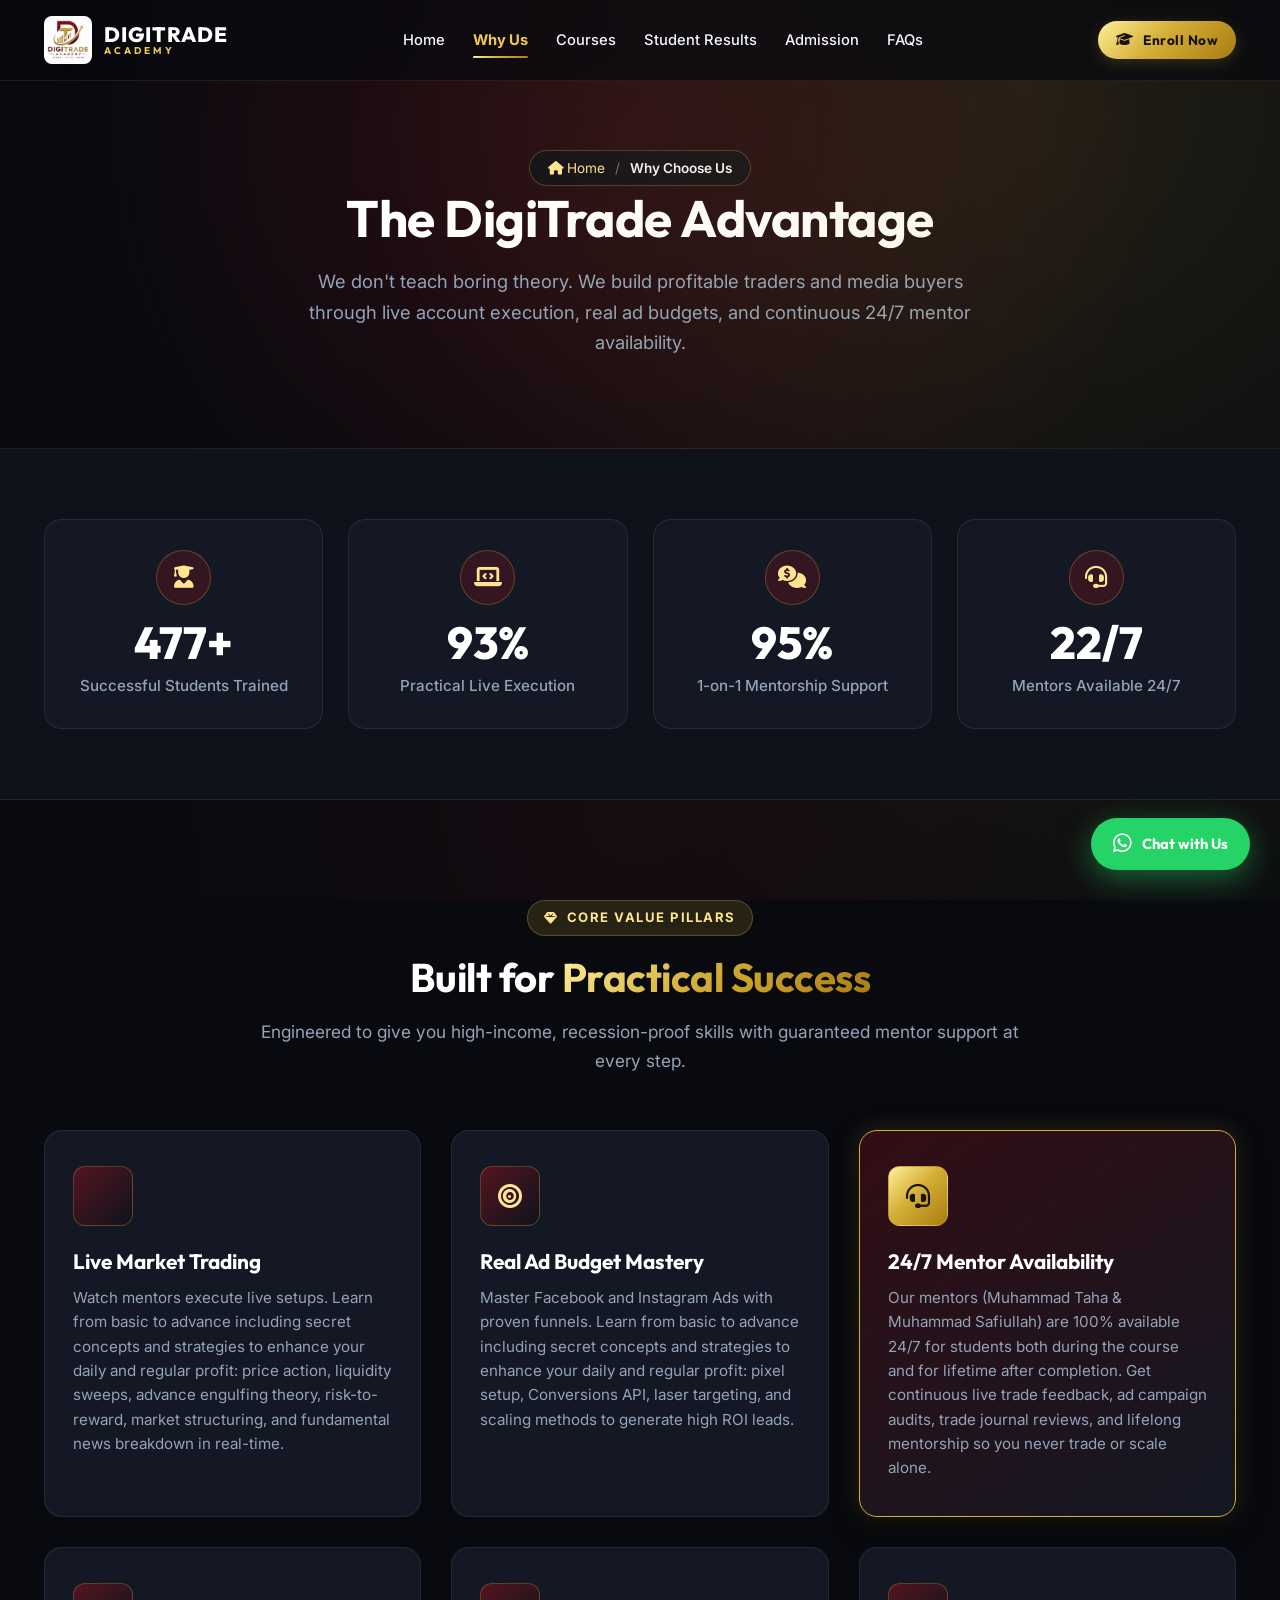
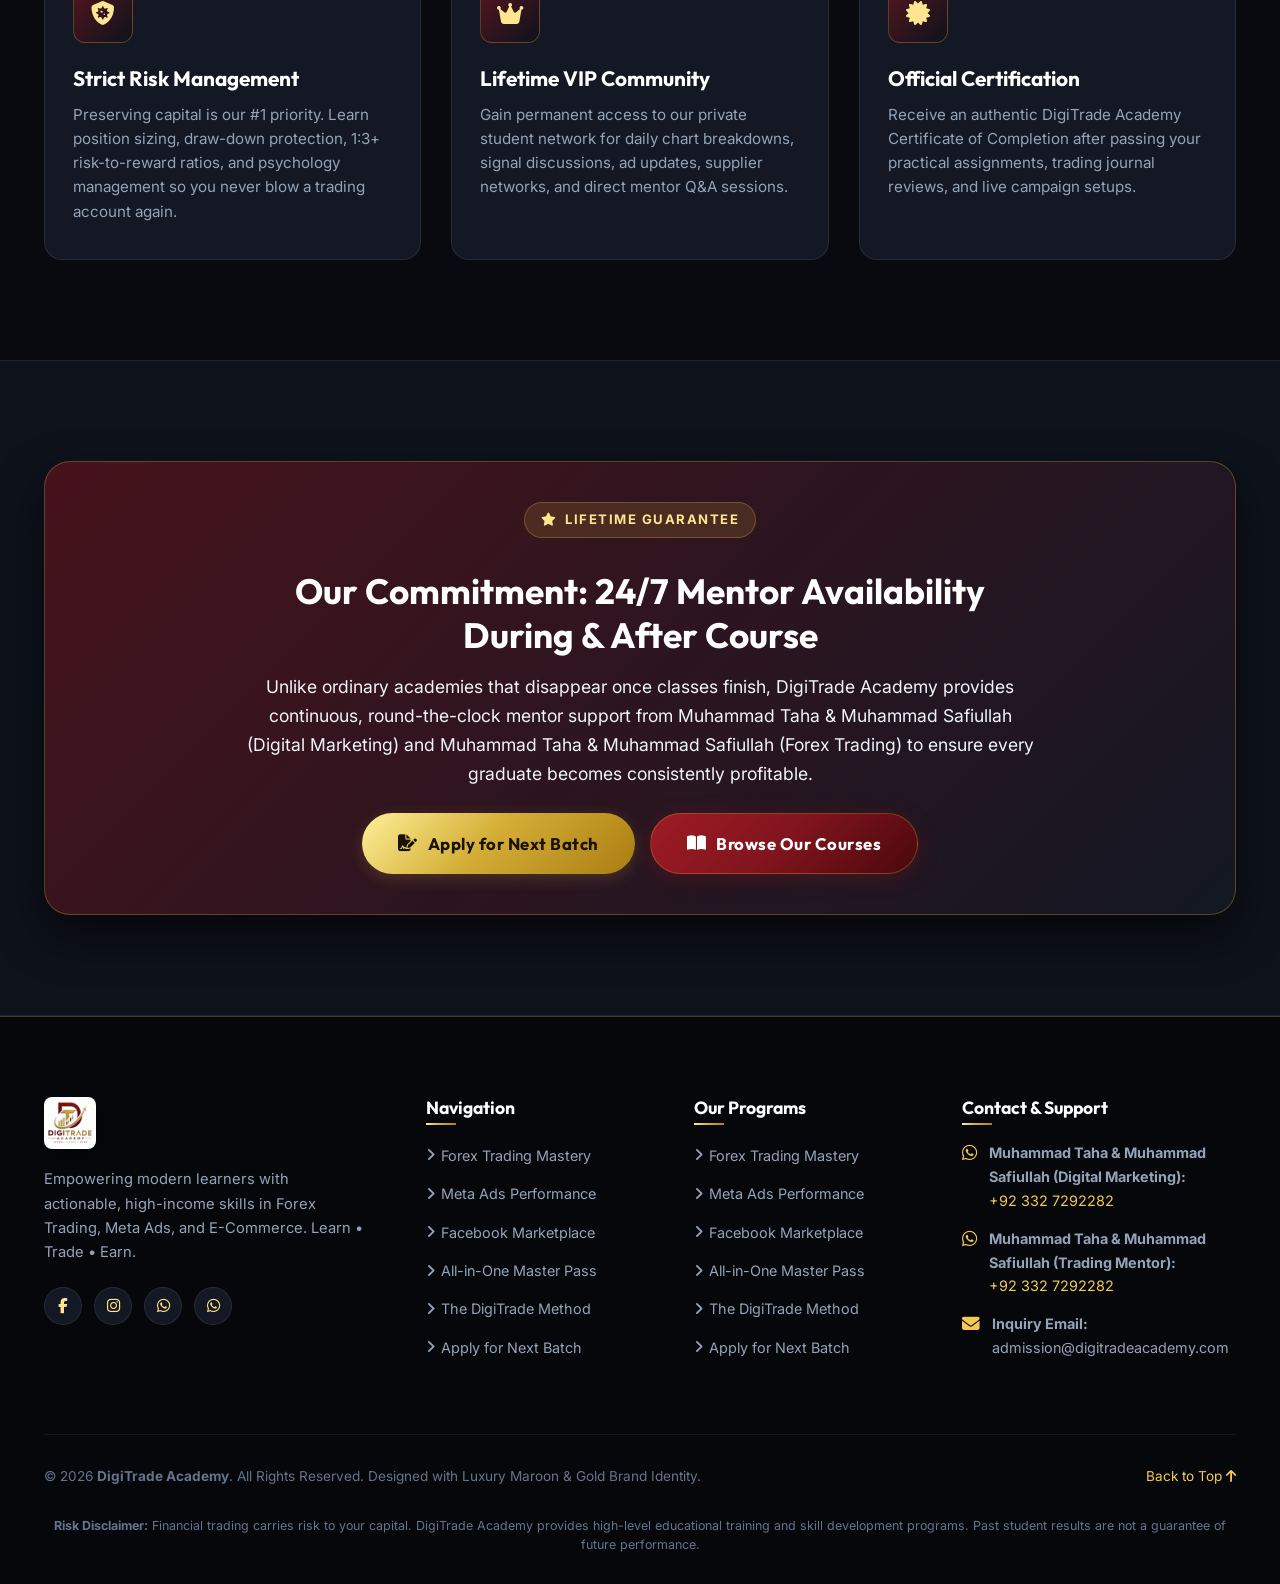
<file: why-us.html>
﻿<!DOCTYPE html>
<html lang="en">

<head>
  <meta charset="UTF-8">
  <meta name="viewport" content="width=device-width, initial-scale=1.0">
  <title>Why Choose Us | DigiTrade Academy - Practical Mentorship & 24/7 Support</title>

  <!-- SEO Meta Tags -->
  <meta name="description"
    content="Discover the DigiTrade Advantage. Practical live execution, 24/7 mentor availability during and after the course, real ad budgets, and lifetime VIP mentorship with Muhammad Taha &amp; Muhammad Safiullah & Muhammad Taha &amp; Muhammad Safiullah.">
  <meta name="keywords"
    content="Why DigiTrade Academy, Forex Mentorship, Meta Ads Training, 24/7 Mentor Support Trading, E-commerce Course Pakistan">

  <!-- Google Fonts -->
  <link rel="preconnect" href="https://fonts.googleapis.com">
  <link rel="preconnect" href="https://fonts.gstatic.com" crossorigin>
  <link
    href="https://fonts.googleapis.com/css2?family=Inter:wght@300;400;500;600;700&family=Outfit:wght@500;600;700;800;900&display=swap"
    rel="stylesheet">

  <!-- Font Awesome 6 -->
  <link rel="stylesheet" href="https://cdnjs.cloudflare.com/ajax/libs/font-awesome/6.5.1/css/all.min.css">

  <!-- Custom Stylesheet -->
  <link rel="stylesheet" href="assets/css/style.css">
</head>

<body>

  <!-- ==========================================
       1. STICKY NAVBAR
       ========================================== -->
  <header class="navbar" id="navbar">
    <div class="container nav-container">
      <a href="index.html" class="nav-brand" aria-label="DigiTrade Academy Home">
        <img src="assets/images/digitrade-logo.jpg" alt="DigiTrade Academy Logo" class="nav-logo"
          onerror="this.src='assets/images/logo.svg'">
        <div class="nav-brand-text">
          <span>DIGI<span class="text-gold">TRADE</span></span>
          <span class="nav-brand-sub">ACADEMY</span>
        </div>
      </a>

      <!-- Navigation Menu -->
      <nav class="nav-menu" id="navMenu">
        <a href="index.html" class="nav-link">Home</a>
        <a href="why-us.html" class="nav-link active">Why Us</a>
        <a href="courses.html" class="nav-link">Courses</a>
        <a href="results.html" class="nav-link">Student Results</a>
        <a href="admission.html" class="nav-link">Admission</a>
        <a href="admission.html#faqs" class="nav-link">FAQs</a>
      </nav>

      <!-- Action Buttons -->
      <div class="nav-actions">
        <a href="admission.html" class="btn btn-gold btn-sm btn-enroll">
          <i class="fas fa-graduation-cap"></i> Enroll Now
        </a>
        <button class="nav-toggle" id="navToggle" aria-label="Toggle Navigation Menu">
          <i class="fas fa-bars"></i>
        </button>
      </div>
    </div>
  </header>

  <!-- ==========================================
       2. PAGE HERO BANNER
       ========================================== -->
  <section class="page-hero">
    <div class="container">
      <div class="breadcrumb-nav">
        <a href="index.html"><i class="fas fa-home"></i> Home</a>
        <span>/</span>
        <span class="current">Why Choose Us</span>
      </div>
      <h1 class="page-hero-title">
        The <span class="text-gold">DigiTrade Advantage</span>
      </h1>
      <p class="page-hero-desc">
        We don't teach boring theory. We build profitable traders and media buyers through live account execution,
        real ad budgets, and continuous 24/7 mentor availability.
      </p>
    </div>
  </section>

  <!-- ==========================================
       3. KEY STATS COUNTER
       ========================================== -->
  <section class="stats-section">
    <div class="container">
      <div class="stats-grid">
        <div class="stat-card">
          <div class="stat-icon">
            <i class="fas fa-user-graduate"></i>
          </div>
          <div class="stat-number" data-target="500" data-suffix="+">500+</div>
          <div class="stat-label">Successful Students Trained</div>
        </div>

        <div class="stat-card">
          <div class="stat-icon">
            <i class="fas fa-laptop-code"></i>
          </div>
          <div class="stat-number" data-target="98" data-suffix="%">98%</div>
          <div class="stat-label">Practical Live Execution</div>
        </div>

        <div class="stat-card">
          <div class="stat-icon">
            <i class="fas fa-comments-dollar"></i>
          </div>
          <div class="stat-number" data-target="100" data-suffix="%">100%</div>
          <div class="stat-label">1-on-1 Mentorship Support</div>
        </div>

        <div class="stat-card">
          <div class="stat-icon">
            <i class="fas fa-headset"></i>
          </div>
          <div class="stat-number" data-target="24" data-suffix="/7">24/7</div>
          <div class="stat-label">Mentors Available 24/7</div>
        </div>
      </div>
    </div>
  </section>

  <!-- ==========================================
       4. WHY CHOOSE DIGITRADE ACADEMY (7 PILLARS)
       ========================================== -->
  <section class="why-section" id="why-us">
    <div class="container">
      <div class="section-header">
        <span class="section-badge">
          <i class="fas fa-gem"></i> Core Value Pillars
        </span>
        <h2 class="section-title">
          Built for <span class="text-gold">Practical Success</span>
        </h2>
        <p class="section-subtitle">
          Engineered to give you high-income, recession-proof skills with guaranteed mentor support at every step.
        </p>
      </div>

      <div class="why-grid">
        <!-- Card 1: Live Market Trading (SS 2) -->
        <div class="why-card">
          <div class="why-icon-box">
            <i class="fas fa-chart-candlestick"></i>
          </div>
          <h3 class="why-title">Live Market Trading</h3>
          <p class="why-desc">
            Watch mentors execute live setups. Learn from basic to advance including secret concepts and strategies to
            enhance your daily and regular profit: price action, liquidity sweeps, advance engulfing theory,
            risk-to-reward, market structuring, and fundamental news breakdown in real-time.
          </p>
        </div>

        <!-- Card 2: Real Ad Budget Mastery (SS 5) -->
        <div class="why-card">
          <div class="why-icon-box">
            <i class="fas fa-bullseye"></i>
          </div>
          <h3 class="why-title">Real Ad Budget Mastery</h3>
          <p class="why-desc">
            Master Facebook and Instagram Ads with proven funnels. Learn from basic to advance including secret concepts
            and strategies to enhance your daily and regular profit: pixel setup, Conversions API, laser targeting, and
            scaling methods to generate high ROI leads.
          </p>
        </div>

        <!-- Card 4: 24/7 Mentor Availability -->
        <div class="why-card highlight-247">
          <div class="why-icon-box">
            <i class="fas fa-headset"></i>
          </div>
          <h3 class="why-title">24/7 Mentor Availability</h3>
          <p class="why-desc">
            Our mentors (Muhammad Taha &amp; Muhammad Safiullah) are 100% available 24/7 for students both during the course and for lifetime after completion. Get continuous live trade feedback, ad campaign audits, trade journal reviews, and lifelong mentorship so you never trade or scale alone.
          </p>
        </div>

        <!-- Card 5: Strict Risk Management -->
        <div class="why-card">
          <div class="why-icon-box">
            <i class="fas fa-shield-virus"></i>
          </div>
          <h3 class="why-title">Strict Risk Management</h3>
          <p class="why-desc">
            Preserving capital is our #1 priority. Learn position sizing, draw-down protection, 1:3+ risk-to-reward
            ratios, and psychology management so you never blow a trading account again.
          </p>
        </div>

        <!-- Card 6: Lifetime VIP Community -->
        <div class="why-card">
          <div class="why-icon-box">
            <i class="fas fa-crown"></i>
          </div>
          <h3 class="why-title">Lifetime VIP Community</h3>
          <p class="why-desc">
            Gain permanent access to our private student network for daily chart breakdowns, signal discussions, ad
            updates, supplier networks, and direct mentor Q&amp;A sessions.
          </p>
        </div>

        <!-- Card 7: Official Certification -->
        <div class="why-card">
          <div class="why-icon-box">
            <i class="fas fa-certificate"></i>
          </div>
          <h3 class="why-title">Official Certification</h3>
          <p class="why-desc">
            Receive an authentic DigiTrade Academy Certificate of Completion after passing your practical assignments,
            trading journal reviews, and live campaign setups.
          </p>
        </div>
      </div>
    </div>
  </section>

  <!-- ==========================================
       5. 24/7 MENTORSHIP SPOTLIGHT
       ========================================== -->
  <section class="courses-section">
    <div class="container">
      <div class="success-banner" style="grid-template-columns: 1fr;">
        <div class="success-banner-content" style="text-align: center; max-width: 800px; margin: 0 auto;">
          <span class="section-badge"><i class="fas fa-star"></i> Lifetime Guarantee</span>
          <h2 style="font-size: 2.2rem; margin: 15px 0;">Our Commitment: 24/7 Mentor Availability During &amp; After Course</h2>
          <p style="font-size: 1.1rem; color: var(--text-light); margin-bottom: 25px;">
            Unlike ordinary academies that disappear once classes finish, DigiTrade Academy provides continuous, round-the-clock mentor support from Muhammad Taha &amp; Muhammad Safiullah (Digital Marketing) and Muhammad Taha &amp; Muhammad Safiullah (Forex Trading) to ensure every graduate becomes consistently profitable.
          </p>
          <div style="display: flex; gap: 15px; justify-content: center; flex-wrap: wrap;">
            <a href="admission.html" class="btn btn-gold btn-lg">
              <i class="fas fa-file-signature"></i> Apply for Next Batch
            </a>
            <a href="courses.html" class="btn btn-maroon btn-lg">
              <i class="fas fa-book-open"></i> Browse Our Courses
            </a>
          </div>
        </div>
      </div>
    </div>
  </section>

  <!-- ==========================================
       6. FOOTER
       ========================================== -->
  <footer class="footer">
    <div class="container">
      <div class="footer-grid">
        <!-- Brand Info -->
        <div class="footer-brand">
          <img src="assets/images/digitrade-logo.jpg" alt="DigiTrade Academy" class="footer-logo"
            onerror="this.src='assets/images/logo.svg'">
          <p>
            Empowering modern learners with actionable, high-income skills in Forex Trading, Meta Ads, and E-Commerce.
            Learn • Trade • Earn.
          </p>
          <div class="footer-socials">
            <a href="https://www.facebook.com/digitradeacademy" target="_blank" class="social-btn" aria-label="Facebook"><i class="fab fa-facebook-f"></i></a>
            <a href="https://www.instagram.com/digitradeacademy" target="_blank" class="social-btn" aria-label="Instagram"><i class="fab fa-instagram"></i></a>
            <a href="https://wa.me/923327292282" target="_blank" class="social-btn" aria-label="WhatsApp Muhammad Taha &amp; Muhammad Safiullah"><i class="fab fa-whatsapp"></i></a>
            <a href="https://wa.me/923327292282" target="_blank" class="social-btn" aria-label="WhatsApp Muhammad Taha &amp; Muhammad Safiullah"><i class="fab fa-whatsapp"></i></a>
          </div>
        </div>

        <!-- Quick Links -->
        <div class="footer-col">
          <h4>Navigation</h4>
          <ul class="footer-links">
            <li><a href="courses.html#forex"><i class="fas fa-angle-right"></i> Forex Trading Mastery</a></li>
            <li><a href="courses.html#meta-ads"><i class="fas fa-angle-right"></i> Meta Ads Performance</a></li>
            <li><a href="courses.html#marketplace"><i class="fas fa-angle-right"></i> Facebook Marketplace</a></li>
            <li><a href="courses.html"><i class="fas fa-angle-right"></i> All-in-One Master Pass</a></li>
            <li><a href="why-us.html"><i class="fas fa-angle-right"></i> The DigiTrade Method</a></li>
            <li><a href="admission.html"><i class="fas fa-angle-right"></i> Apply for Next Batch</a></li>
          </ul>
        </div>

        <!-- Courses -->
        <div class="footer-col">
          <h4>Our Programs</h4>
          <ul class="footer-links">
            <li><a href="courses.html#forex"><i class="fas fa-angle-right"></i> Forex Trading Mastery</a></li>
            <li><a href="courses.html#meta-ads"><i class="fas fa-angle-right"></i> Meta Ads Performance</a></li>
            <li><a href="courses.html#marketplace"><i class="fas fa-angle-right"></i> Facebook Marketplace</a></li>
            <li><a href="courses.html"><i class="fas fa-angle-right"></i> All-in-One Master Pass</a></li>
            <li><a href="why-us.html"><i class="fas fa-angle-right"></i> The DigiTrade Method</a></li>
            <li><a href="admission.html"><i class="fas fa-angle-right"></i> Apply for Next Batch</a></li>
          </ul>
        </div>

        <!-- Contact Info -->
        <div class="footer-col">
          <h4>Contact &amp; Support</h4>
          <div class="footer-contact-item">
            <i class="fab fa-whatsapp"></i>
            <div>
              <strong>Muhammad Taha &amp; Muhammad Safiullah (Digital Marketing):</strong><br>
              <a href="https://wa.me/923327292282" target="_blank" style="color: var(--gold-light);">+92 332 7292282</a>
            </div>
          </div>
          <div class="footer-contact-item">
            <i class="fab fa-whatsapp"></i>
            <div>
              <strong>Muhammad Taha &amp; Muhammad Safiullah (Trading Mentor):</strong><br>
              <a href="https://wa.me/923327292282" target="_blank" style="color: var(--gold-light);">+92 332 7292282</a>
            </div>
          </div>
          <div class="footer-contact-item">
            <i class="fas fa-envelope"></i>
            <div>
              <strong>Inquiry Email:</strong><br>
              <span>admission@digitradeacademy.com</span>
            </div>
          </div>
        </div>
      </div>

      <div class="footer-bottom">
        <div>
          &copy; 2026 <strong>DigiTrade Academy</strong>. All Rights Reserved. Designed with Luxury Maroon &amp; Gold
          Brand Identity.
        </div>
        <div>
          <a href="why-us.html#" style="color: var(--gold-light);">Back to Top <i class="fas fa-arrow-up"></i></a>
        </div>
        <div class="footer-disclaimer">
          <strong>Risk Disclaimer:</strong> Financial trading carries risk to your capital. DigiTrade Academy provides
          high-level educational training and skill development programs. Past student results are not a guarantee of
          future performance.
        </div>
      </div>
    </div>
  </footer>

  <!-- ==========================================
       7. FLOATING WHATSAPP BUTTON
       ========================================== -->
  <a href="#" class="floating-whatsapp" id="floatingWhatsApp" aria-label="Chat with Academy on WhatsApp">
    <i class="fab fa-whatsapp"></i>
    <span>Chat with Us</span>
  </a>

  <!-- JavaScript -->
  <script src="assets/js/main.js"></script>
</body>

</html>
</file>
<file: assets/css/style.css>
/* ==========================================================================
   DIGITRADE ACADEMY - OFFICIAL LUXURY THEME
   Brand Identity: Crimson Maroon (#80141D) & Royal Gold (#D4AF37)
   Fintech Dark Aesthetic
   ========================================================================== */

/* --------------------------------------------------------------------------
   CSS VARIABLES & DESIGN TOKENS
   -------------------------------------------------------------------------- */
:root {
  /* Brand Crimson Maroon */
  --maroon-primary: #80141D;
  --maroon-light: #9E1B24;
  --maroon-glow: #B8222D;
  --maroon-dark: #4A080D;
  --maroon-deep: #250306;
  --maroon-gradient: linear-gradient(135deg, #9E1B24 0%, #80141D 50%, #4A080D 100%);
  --maroon-glass: rgba(128, 20, 29, 0.35);

  /* Brand Luxury Royal Gold */
  --gold-primary: #D4AF37;
  --gold-light: #F2CA52;
  --gold-bright: #FFE58F;
  --gold-dark: #AA7C11;
  --gold-gradient: linear-gradient(135deg, #FFF099 0%, #D4AF37 45%, #AA7C11 100%);
  --gold-gradient-hover: linear-gradient(135deg, #FFFFFF 0%, #F2CA52 50%, #D4AF37 100%);
  --gold-glass: rgba(212, 175, 55, 0.15);
  --gold-border: rgba(212, 175, 55, 0.3);

  /* Dark Fintech Palette */
  --bg-body: #080A0F;
  --bg-surface: #0E121B;
  --bg-card: #131824;
  --bg-card-hover: #192030;
  --bg-glass: rgba(14, 18, 27, 0.82);
  --border-glass: rgba(255, 255, 255, 0.08);

  /* Typography Colors */
  --text-white: #FFFFFF;
  --text-light: #F1F5F9;
  --text-muted: #94A3B8;
  --text-dim: #64748B;
  --text-gold: #F2CA52;

  /* UI Feedback */
  --success: #10B981;
  --success-glow: rgba(16, 185, 129, 0.3);
  --info: #38BDF8;
  --whatsapp: #25D366;
  --whatsapp-dark: #128C7E;

  /* Shadows & Glows */
  --shadow-gold-sm: 0 4px 15px rgba(212, 175, 55, 0.2);
  --shadow-gold-lg: 0 10px 30px rgba(212, 175, 55, 0.35);
  --shadow-maroon-lg: 0 15px 35px rgba(128, 20, 29, 0.45);
  --shadow-card: 0 10px 30px -5px rgba(0, 0, 0, 0.6);

  /* Layout & Transitions */
  --radius-sm: 6px;
  --radius-md: 12px;
  --radius-lg: 18px;
  --radius-xl: 26px;
  --radius-full: 9999px;
  --transition: all 0.3s cubic-bezier(0.4, 0, 0.2, 1);
  --font-main: 'Inter', -apple-system, BlinkMacSystemFont, sans-serif;
  --font-heading: 'Outfit', 'Montserrat', sans-serif;
}

/* --------------------------------------------------------------------------
   RESET & BASE STYLES
   -------------------------------------------------------------------------- */
*, *::before, *::after {
  margin: 0;
  padding: 0;
  box-sizing: border-box;
}

html {
  scroll-behavior: smooth;
  font-size: 16px;
  overflow-x: hidden;
}

body {
  font-family: var(--font-main);
  background-color: var(--bg-body);
  color: var(--text-light);
  line-height: 1.65;
  overflow-x: hidden;
  position: relative;
  background-image: 
    radial-gradient(circle at 10% 20%, rgba(128, 20, 29, 0.18) 0%, transparent 40%),
    radial-gradient(circle at 90% 60%, rgba(212, 175, 55, 0.08) 0%, transparent 45%),
    radial-gradient(circle at 50% 90%, rgba(128, 20, 29, 0.12) 0%, transparent 50%);
  background-attachment: fixed;
}

/* Custom Scrollbar */
::-webkit-scrollbar {
  width: 9px;
}
::-webkit-scrollbar-track {
  background: var(--bg-body);
}
::-webkit-scrollbar-thumb {
  background: linear-gradient(var(--maroon-primary), var(--gold-dark));
  border-radius: 10px;
}
::-webkit-scrollbar-thumb:hover {
  background: var(--gold-primary);
}

h1, h2, h3, h4, h5, h6 {
  font-family: var(--font-heading);
  color: var(--text-white);
  font-weight: 700;
  line-height: 1.25;
}

a {
  text-decoration: none;
  color: inherit;
  transition: var(--transition);
}

img, svg {
  display: block;
  max-width: 100%;
}

ul {
  list-style: none;
}

.container {
  width: 100%;
  max-width: 1240px;
  margin: 0 auto;
  padding: 0 24px;
}

/* Section Header Shared */
.section-header {
  text-align: center;
  max-width: 760px;
  margin: 0 auto 55px;
}

.section-badge {
  display: inline-flex;
  align-items: center;
  gap: 8px;
  padding: 6px 16px;
  border-radius: var(--radius-full);
  background: var(--gold-glass);
  border: 1px solid var(--gold-border);
  color: var(--gold-bright);
  font-size: 0.82rem;
  font-weight: 700;
  letter-spacing: 1.5px;
  text-transform: uppercase;
  margin-bottom: 16px;
}

.section-title {
  font-size: 2.5rem;
  margin-bottom: 16px;
  letter-spacing: -0.5px;
}

.section-title .text-gold {
  background: var(--gold-gradient);
  -webkit-background-clip: text;
  -webkit-text-fill-color: transparent;
}

.section-subtitle {
  color: var(--text-muted);
  font-size: 1.08rem;
}

/* --------------------------------------------------------------------------
   BUTTONS & CTAS
   -------------------------------------------------------------------------- */
.btn {
  display: inline-flex;
  align-items: center;
  justify-content: center;
  gap: 10px;
  padding: 13px 28px;
  font-family: var(--font-heading);
  font-size: 0.95rem;
  font-weight: 700;
  letter-spacing: 0.5px;
  border-radius: var(--radius-full);
  cursor: pointer;
  border: none;
  transition: var(--transition);
  position: relative;
  overflow: hidden;
  text-align: center;
  z-index: 1;
}

.btn::after {
  content: '';
  position: absolute;
  top: 0;
  left: -120%;
  width: 70%;
  height: 100%;
  background: linear-gradient(90deg, transparent, rgba(255, 255, 255, 0.35), transparent);
  transform: skewX(-25deg);
  transition: all 0.75s ease;
  pointer-events: none;
  z-index: 2;
}

.btn:hover::after {
  left: 150%;
}

.btn-gold {
  background: var(--gold-gradient);
  color: #1A1202;
  box-shadow: var(--shadow-gold-sm);
}
.btn-gold:hover {
  background: var(--gold-gradient-hover);
  box-shadow: var(--shadow-gold-lg), 0 0 25px rgba(212, 175, 55, 0.5);
  transform: translateY(-3px) scale(1.02);
}

.btn-maroon {
  background: var(--maroon-gradient);
  color: var(--text-white);
  box-shadow: 0 4px 20px rgba(128, 20, 29, 0.4);
  border: 1px solid rgba(212, 175, 55, 0.3);
}
.btn-maroon:hover {
  background: linear-gradient(135deg, #B8222D 0%, #9E1B24 50%, #5A0A10 100%);
  box-shadow: var(--shadow-maroon-lg), 0 0 25px rgba(184, 34, 45, 0.45);
  border-color: var(--gold-primary);
  transform: translateY(-3px) scale(1.02);
}

.btn-outline-gold {
  background: rgba(14, 18, 27, 0.6);
  border: 1.5px solid var(--gold-primary);
  color: var(--gold-bright);
}
.btn-outline-gold:hover {
  background: var(--gold-primary);
  color: #1A1202;
  box-shadow: var(--shadow-gold-sm), 0 0 20px rgba(212, 175, 55, 0.4);
  transform: translateY(-3px) scale(1.02);
}

.btn-whatsapp {
  background: #25D366;
  color: #FFFFFF;
  box-shadow: 0 4px 15px rgba(37, 211, 102, 0.35);
}
.btn-whatsapp:hover {
  background: #20BA5A;
  box-shadow: 0 8px 25px rgba(37, 211, 102, 0.5), 0 0 25px rgba(37, 211, 102, 0.4);
  transform: translateY(-3px) scale(1.02);
}

.btn-lg {
  padding: 16px 36px;
  font-size: 1.05rem;
}

.btn-sm {
  padding: 8px 18px;
  font-size: 0.85rem;
}

/* --------------------------------------------------------------------------
   STICKY NAVBAR
   -------------------------------------------------------------------------- */
.navbar {
  position: fixed;
  top: 0;
  left: 0;
  width: 100%;
  z-index: 1000;
  padding: 16px 0;
  transition: var(--transition);
  backdrop-filter: blur(14px);
  -webkit-backdrop-filter: blur(14px);
  background: rgba(8, 10, 15, 0.75);
  border-bottom: 1px solid rgba(212, 175, 55, 0.12);
}

.navbar.scrolled {
  padding: 10px 0;
  background: rgba(8, 10, 15, 0.95);
  border-bottom: 1px solid var(--gold-border);
  box-shadow: 0 10px 30px rgba(0, 0, 0, 0.6);
}

.nav-container {
  display: flex;
  align-items: center;
  justify-content: space-between;
}

.nav-brand {
  display: flex;
  align-items: center;
  gap: 12px;
}

.nav-logo {
  height: 48px;
  width: auto;
  border-radius: 8px;
  box-shadow: 0 4px 12px rgba(0, 0, 0, 0.4);
  transition: var(--transition);
}
.navbar.scrolled .nav-logo {
  height: 42px;
}

.nav-brand-text {
  font-family: var(--font-heading);
  font-size: 1.3rem;
  font-weight: 800;
  letter-spacing: 1px;
  color: var(--text-white);
  line-height: 1.1;
  display: flex;
  flex-direction: column;
}

.nav-brand-sub {
  font-size: 0.62rem;
  letter-spacing: 3px;
  color: var(--gold-light);
  font-weight: 700;
}

.footer-logo {
  height: 52px;
  width: auto;
  border-radius: 8px;
  box-shadow: 0 4px 15px rgba(0, 0, 0, 0.4);
}

.nav-menu {
  display: flex;
  align-items: center;
  gap: 28px;
}

.nav-link {
  color: var(--text-light);
  font-size: 0.92rem;
  font-weight: 500;
  position: relative;
  padding: 6px 0;
}

.nav-link:hover, .nav-link.active {
  color: var(--gold-light);
}

.nav-link::after {
  content: '';
  position: absolute;
  bottom: 0;
  left: 0;
  width: 0%;
  height: 2px;
  background: var(--gold-gradient);
  transition: var(--transition);
  border-radius: 2px;
}

.nav-link:hover::after, .nav-link.active::after {
  width: 100%;
}

.nav-actions {
  display: flex;
  align-items: center;
  gap: 16px;
}

.nav-toggle {
  display: none;
  background: none;
  border: none;
  color: var(--gold-light);
  font-size: 1.6rem;
  cursor: pointer;
}

/* --------------------------------------------------------------------------
   HERO SECTION
   -------------------------------------------------------------------------- */
.hero {
  position: relative;
  padding: 170px 0 100px;
  overflow: hidden;
}

.hero-glow-1 {
  position: absolute;
  top: 10%;
  left: -5%;
  width: 500px;
  height: 500px;
  background: radial-gradient(circle, rgba(128, 20, 29, 0.35) 0%, transparent 70%);
  filter: blur(80px);
  pointer-events: none;
  z-index: 0;
}

.hero-glow-2 {
  position: absolute;
  top: 20%;
  right: -5%;
  width: 450px;
  height: 450px;
  background: radial-gradient(circle, rgba(212, 175, 55, 0.2) 0%, transparent 70%);
  filter: blur(80px);
  pointer-events: none;
  z-index: 0;
}

.hero-grid {
  display: grid;
  grid-template-columns: 1.15fr 0.85fr;
  gap: 50px;
  align-items: center;
  position: relative;
  z-index: 1;
}

.hero-badge-wrap {
  margin-bottom: 20px;
}

.hero-badge {
  display: inline-flex;
  align-items: center;
  gap: 10px;
  padding: 8px 20px;
  background: linear-gradient(135deg, rgba(128, 20, 29, 0.4) 0%, rgba(212, 175, 55, 0.15) 100%);
  border: 1px solid var(--gold-border);
  border-radius: var(--radius-full);
  color: var(--gold-bright);
  font-size: 0.88rem;
  font-weight: 700;
  letter-spacing: 1.5px;
  text-transform: uppercase;
}

.hero-badge .pulse-dot {
  width: 8px;
  height: 8px;
  background: var(--gold-light);
  border-radius: 50%;
  box-shadow: 0 0 10px var(--gold-bright);
  animation: pulse 1.8s infinite;
}

.hero-title {
  font-size: 3.4rem;
  font-weight: 800;
  line-height: 1.15;
  margin-bottom: 22px;
  letter-spacing: -1px;
}

.hero-title .gradient-text {
  background: var(--gold-gradient);
  -webkit-background-clip: text;
  -webkit-text-fill-color: transparent;
  display: inline-block;
}

.hero-title .highlight-maroon {
  color: #FF5A66;
  text-shadow: 0 0 25px rgba(255, 90, 102, 0.4);
}

.hero-description {
  font-size: 1.18rem;
  color: var(--text-muted);
  margin-bottom: 35px;
  max-width: 580px;
}

.hero-actions {
  display: flex;
  align-items: center;
  gap: 18px;
  flex-wrap: wrap;
  margin-bottom: 45px;
}

/* Hero Key Pillars / Trust list */
.hero-trust-list {
  display: flex;
  align-items: center;
  gap: 25px;
  flex-wrap: wrap;
  padding-top: 20px;
  border-top: 1px solid rgba(255, 255, 255, 0.08);
}

.hero-trust-item {
  display: flex;
  align-items: center;
  gap: 8px;
  color: var(--text-light);
  font-size: 0.88rem;
  font-weight: 600;
}

.hero-trust-item i {
  color: var(--gold-light);
  font-size: 1rem;
}

/* Hero Card Graphic & Live Terminal Preview */
.hero-visual {
  position: relative;
}

.hero-card-main {
  background: linear-gradient(145deg, rgba(19, 24, 36, 0.95), rgba(10, 12, 18, 0.95));
  border: 1.5px solid var(--gold-border);
  border-radius: var(--radius-xl);
  padding: 30px;
  box-shadow: 0 20px 50px rgba(0, 0, 0, 0.7), 0 0 40px rgba(128, 20, 29, 0.25);
  position: relative;
  overflow: hidden;
}

.hero-card-header {
  display: flex;
  align-items: center;
  justify-content: space-between;
  border-bottom: 1px solid rgba(212, 175, 55, 0.2);
  padding-bottom: 18px;
  margin-bottom: 22px;
}

.terminal-dots {
  display: flex;
  gap: 6px;
}

.terminal-dots span {
  width: 10px;
  height: 10px;
  border-radius: 50%;
}

.terminal-dots .dot-red { background: #EF4444; }
.terminal-dots .dot-yellow { background: #F59E0B; }
.terminal-dots .dot-green { background: #10B981; }

.terminal-title {
  font-size: 0.85rem;
  font-weight: 600;
  color: var(--gold-bright);
  letter-spacing: 1px;
}

.hero-metrics-grid {
  display: grid;
  grid-template-columns: 1fr 1fr;
  gap: 16px;
  margin-bottom: 22px;
}

.metric-box {
  background: rgba(14, 18, 27, 0.7);
  border: 1px solid rgba(255, 255, 255, 0.06);
  border-radius: var(--radius-md);
  padding: 16px;
  transition: var(--transition);
}

.metric-box:hover {
  border-color: var(--gold-primary);
  background: rgba(20, 25, 38, 0.9);
  transform: translateY(-3px);
}

.metric-header {
  display: flex;
  align-items: center;
  justify-content: space-between;
  margin-bottom: 8px;
}

.metric-label {
  font-size: 0.8rem;
  color: var(--text-muted);
  font-weight: 500;
}

.metric-tag {
  font-size: 0.72rem;
  padding: 2px 6px;
  border-radius: 4px;
  font-weight: 700;
}

.tag-green { background: rgba(16, 185, 129, 0.2); color: #34D399; }
.tag-gold { background: rgba(212, 175, 55, 0.2); color: var(--gold-bright); }
.tag-maroon { background: rgba(128, 20, 29, 0.35); color: #FFA8AE; }

.metric-val {
  font-family: var(--font-heading);
  font-size: 1.45rem;
  font-weight: 800;
  color: var(--text-white);
}

.metric-sub {
  font-size: 0.75rem;
  color: var(--text-dim);
  margin-top: 4px;
}

/* Floating Glass Badges */
.floating-badge {
  position: absolute;
  background: rgba(14, 18, 27, 0.92);
  backdrop-filter: blur(12px);
  -webkit-backdrop-filter: blur(12px);
  border: 1px solid var(--gold-border);
  border-radius: var(--radius-md);
  padding: 12px 18px;
  display: flex;
  align-items: center;
  gap: 12px;
  box-shadow: 0 10px 25px rgba(0, 0, 0, 0.5);
  animation: float 4s ease-in-out infinite;
}

.floating-badge-1 {
  top: -20px;
  right: -20px;
  animation-delay: 0s;
}

.floating-badge-2 {
  bottom: -20px;
  left: -20px;
  animation-delay: 2s;
}

.badge-icon-wrap {
  width: 40px;
  height: 40px;
  border-radius: 50%;
  display: flex;
  align-items: center;
  justify-content: center;
  font-size: 1.1rem;
}

.badge-icon-gold {
  background: var(--gold-gradient);
  color: #1A1202;
}

.badge-icon-maroon {
  background: var(--maroon-gradient);
  color: #FFFFFF;
}

.badge-info-title {
  font-size: 0.9rem;
  font-weight: 700;
  color: var(--text-white);
}

.badge-info-sub {
  font-size: 0.75rem;
  color: var(--text-muted);
}

/* --------------------------------------------------------------------------
   LIVE MARKET & FINTECH TICKER BAR
   -------------------------------------------------------------------------- */
.ticker-section {
  background: linear-gradient(90deg, #080A0F 0%, #150608 50%, #080A0F 100%);
  border-top: 1px solid var(--gold-border);
  border-bottom: 1px solid var(--gold-border);
  padding: 14px 0;
  overflow: hidden;
  position: relative;
}

.ticker-track {
  display: flex;
  width: max-content;
  animation: scrollTicker 30s linear infinite;
}

.ticker-track:hover {
  animation-play-state: paused;
}

.ticker-item {
  display: inline-flex;
  align-items: center;
  gap: 10px;
  padding: 0 28px;
  font-size: 0.88rem;
  font-weight: 600;
  color: var(--text-light);
  white-space: nowrap;
  border-right: 1px solid rgba(212, 175, 55, 0.2);
}

.ticker-item .symbol {
  color: var(--gold-bright);
  font-weight: 700;
}

.ticker-item .price {
  font-family: monospace;
  font-size: 0.95rem;
}

.ticker-item .change {
  font-size: 0.78rem;
  padding: 2px 6px;
  border-radius: 4px;
  font-weight: 700;
}

.ticker-item .change.up {
  background: rgba(16, 185, 129, 0.15);
  color: #34D399;
}

.ticker-item .change.down {
  background: rgba(239, 68, 68, 0.15);
  color: #F87171;
}

.ticker-item .change.star {
  background: var(--gold-glass);
  color: var(--gold-bright);
}

/* --------------------------------------------------------------------------
   KEY STATS COUNTER SECTION
   -------------------------------------------------------------------------- */
.stats-section {
  padding: 70px 0;
  background: var(--bg-surface);
  position: relative;
  border-bottom: 1px solid var(--border-glass);
}

.stats-grid {
  display: grid;
  grid-template-columns: repeat(4, 1fr);
  gap: 25px;
}

.stat-card {
  background: var(--bg-card);
  border: 1px solid var(--border-glass);
  border-radius: var(--radius-lg);
  padding: 30px 20px;
  text-align: center;
  transition: var(--transition);
  position: relative;
  overflow: hidden;
}

.stat-card::before {
  content: '';
  position: absolute;
  top: 0;
  left: 0;
  width: 100%;
  height: 3px;
  background: var(--gold-gradient);
  opacity: 0;
  transition: var(--transition);
}

.stat-card:hover {
  transform: translateY(-5px);
  border-color: var(--gold-border);
  box-shadow: var(--shadow-card);
}

.stat-card:hover::before {
  opacity: 1;
}

.stat-icon {
  width: 55px;
  height: 55px;
  margin: 0 auto 16px;
  border-radius: 50%;
  background: rgba(128, 20, 29, 0.3);
  border: 1px solid var(--gold-border);
  display: flex;
  align-items: center;
  justify-content: center;
  font-size: 1.4rem;
  color: var(--gold-bright);
}

.stat-number {
  font-size: 2.8rem;
  font-weight: 800;
  color: var(--text-white);
  line-height: 1;
  margin-bottom: 8px;
  font-family: var(--font-heading);
}

.stat-label {
  color: var(--text-muted);
  font-size: 0.95rem;
  font-weight: 500;
}

/* --------------------------------------------------------------------------
   ABOUT & WHY DIGITRADE ACADEMY SECTION
   -------------------------------------------------------------------------- */
.why-section {
  padding: 100px 0;
  position: relative;
}

.why-grid {
  display: grid;
  grid-template-columns: repeat(3, 1fr);
  gap: 30px;
}

.why-card {
  background: var(--bg-card);
  border: 1px solid var(--border-glass);
  border-radius: var(--radius-lg);
  padding: 35px 28px;
  transition: var(--transition);
  position: relative;
}

.why-card:hover {
  border-color: var(--gold-border);
  background: var(--bg-card-hover);
  transform: translateY(-6px);
  box-shadow: 0 15px 35px rgba(0, 0, 0, 0.5), 0 0 25px rgba(128, 20, 29, 0.2);
}

.why-icon-box {
  width: 60px;
  height: 60px;
  border-radius: var(--radius-md);
  background: linear-gradient(135deg, rgba(128, 20, 29, 0.6) 0%, rgba(14, 18, 27, 0.9) 100%);
  border: 1px solid var(--gold-border);
  display: flex;
  align-items: center;
  justify-content: center;
  font-size: 1.5rem;
  color: var(--gold-bright);
  margin-bottom: 22px;
  transition: var(--transition);
}

.why-card:hover .why-icon-box {
  background: var(--gold-gradient);
  color: #1A1202;
  transform: scale(1.05);
}

.why-title {
  font-size: 1.3rem;
  margin-bottom: 12px;
  color: var(--text-white);
}

.why-desc {
  color: var(--text-muted);
  font-size: 0.95rem;
  line-height: 1.6;
}

/* --------------------------------------------------------------------------
   COURSES CATALOG SECTION
   -------------------------------------------------------------------------- */
.courses-section {
  padding: 100px 0;
  background: var(--bg-surface);
  position: relative;
  border-top: 1px solid var(--border-glass);
  border-bottom: 1px solid var(--border-glass);
}

.courses-grid {
  display: grid;
  grid-template-columns: repeat(3, 1fr);
  gap: 32px;
}

.course-card {
  background: var(--bg-card);
  border: 1.5px solid var(--border-glass);
  border-radius: var(--radius-xl);
  overflow: hidden;
  display: flex;
  flex-direction: column;
  transition: var(--transition);
  position: relative;
}

.course-card.featured {
  border-color: var(--gold-primary);
  box-shadow: 0 10px 35px rgba(212, 175, 55, 0.15), 0 0 20px rgba(128, 20, 29, 0.2);
}

.course-card:hover {
  transform: translateY(-8px);
  border-color: var(--gold-bright);
  box-shadow: 0 20px 45px rgba(0, 0, 0, 0.6), 0 0 30px rgba(212, 175, 55, 0.25);
}

.course-badge-top {
  position: absolute;
  top: 18px;
  right: 18px;
  background: var(--gold-gradient);
  color: #1A1202;
  font-size: 0.72rem;
  font-weight: 800;
  letter-spacing: 1px;
  text-transform: uppercase;
  padding: 4px 12px;
  border-radius: var(--radius-full);
  z-index: 2;
}

.course-header {
  padding: 35px 28px 25px;
  background: linear-gradient(180deg, rgba(128, 20, 29, 0.25) 0%, transparent 100%);
  border-bottom: 1px solid rgba(255, 255, 255, 0.05);
}

.course-icon-wrap {
  width: 56px;
  height: 56px;
  border-radius: var(--radius-md);
  background: rgba(14, 18, 27, 0.8);
  border: 1px solid var(--gold-border);
  display: flex;
  align-items: center;
  justify-content: center;
  font-size: 1.6rem;
  color: var(--gold-bright);
  margin-bottom: 18px;
}

.course-title {
  font-size: 1.45rem;
  margin-bottom: 10px;
}

.course-tagline {
  color: var(--gold-bright);
  font-size: 0.88rem;
  font-weight: 600;
}

.course-body {
  padding: 28px;
  flex: 1;
  display: flex;
  flex-direction: column;
}

.course-meta {
  display: flex;
  align-items: center;
  gap: 15px;
  margin-bottom: 22px;
  flex-wrap: wrap;
}

.course-meta-pill {
  display: inline-flex;
  align-items: center;
  gap: 6px;
  background: rgba(255, 255, 255, 0.05);
  padding: 5px 12px;
  border-radius: var(--radius-full);
  font-size: 0.78rem;
  color: var(--text-light);
  border: 1px solid rgba(255, 255, 255, 0.08);
}

.course-meta-pill i {
  color: var(--gold-light);
}

.course-curriculum-title {
  font-size: 0.95rem;
  font-weight: 700;
  color: var(--text-white);
  margin-bottom: 14px;
  text-transform: uppercase;
  letter-spacing: 0.5px;
}

.curriculum-list {
  margin-bottom: 28px;
  flex: 1;
}

.curriculum-item {
  display: flex;
  align-items: flex-start;
  gap: 10px;
  font-size: 0.9rem;
  color: var(--text-muted);
  margin-bottom: 10px;
}

.curriculum-item i {
  color: #10B981;
  font-size: 0.85rem;
  margin-top: 4px;
}

.course-footer {
  margin-top: auto;
  padding-top: 20px;
  border-top: 1px solid rgba(255, 255, 255, 0.08);
}

.course-footer .btn {
  width: 100%;
}

/* --------------------------------------------------------------------------
   STUDENT RESULTS & TESTIMONIALS SECTION
   -------------------------------------------------------------------------- */
.reviews-section {
  padding: 100px 0;
  position: relative;
}

.reviews-grid {
  display: grid;
  grid-template-columns: repeat(3, 1fr);
  gap: 30px;
  margin-bottom: 50px;
}

.review-card {
  background: var(--bg-card);
  border: 1px solid var(--border-glass);
  border-radius: var(--radius-lg);
  padding: 32px 26px;
  transition: var(--transition);
  display: flex;
  flex-direction: column;
  position: relative;
}

.review-card:hover {
  border-color: var(--gold-border);
  transform: translateY(-5px);
  box-shadow: 0 15px 35px rgba(0, 0, 0, 0.6);
}

.review-stars {
  display: flex;
  gap: 4px;
  color: var(--gold-bright);
  font-size: 0.95rem;
  margin-bottom: 18px;
}

.review-text {
  color: var(--text-light);
  font-size: 0.95rem;
  line-height: 1.65;
  margin-bottom: 24px;
  font-style: italic;
}

.review-badge-highlight {
  display: inline-block;
  background: rgba(128, 20, 29, 0.35);
  border: 1px solid rgba(212, 175, 55, 0.3);
  color: var(--gold-bright);
  font-size: 0.78rem;
  font-weight: 700;
  padding: 3px 10px;
  border-radius: var(--radius-full);
  margin-bottom: 18px;
}

.reviewer-meta {
  display: flex;
  align-items: center;
  gap: 14px;
  margin-top: auto;
  padding-top: 16px;
  border-top: 1px solid rgba(255, 255, 255, 0.08);
}

.reviewer-avatar {
  width: 46px;
  height: 46px;
  border-radius: 50%;
  background: var(--maroon-gradient);
  border: 1.5px solid var(--gold-primary);
  display: flex;
  align-items: center;
  justify-content: center;
  font-weight: 700;
  color: var(--text-white);
  font-size: 1.1rem;
}

.reviewer-info h4 {
  font-size: 1rem;
  color: var(--text-white);
  margin-bottom: 2px;
}

.reviewer-info p {
  font-size: 0.8rem;
  color: var(--text-muted);
}

/* Success Showcase Banner */
.success-banner {
  background: linear-gradient(135deg, rgba(128, 20, 29, 0.5) 0%, rgba(19, 24, 36, 0.95) 100%);
  border: 1.5px solid var(--gold-border);
  border-radius: var(--radius-xl);
  padding: 40px;
  display: grid;
  grid-template-columns: 1.2fr 0.8fr;
  align-items: center;
  gap: 40px;
  box-shadow: 0 20px 45px rgba(0, 0, 0, 0.6);
}

.success-banner-content h3 {
  font-size: 1.8rem;
  margin-bottom: 12px;
}

.success-banner-content p {
  color: var(--text-muted);
  font-size: 1rem;
}

.success-banner-actions {
  display: flex;
  justify-content: flex-end;
}

/* --------------------------------------------------------------------------
   ONLINE ADMISSION & CONSULTATION FORM SECTION
   -------------------------------------------------------------------------- */
.admission-section {
  padding: 100px 0;
  background: var(--bg-surface);
  position: relative;
  border-top: 1px solid var(--border-glass);
}

.admission-container {
  display: grid;
  grid-template-columns: 0.9fr 1.1fr;
  gap: 60px;
  align-items: center;
}

.admission-info h2 {
  font-size: 2.4rem;
  margin-bottom: 18px;
}

.admission-info p {
  color: var(--text-muted);
  font-size: 1.05rem;
  margin-bottom: 30px;
}

.perks-list {
  margin-bottom: 35px;
}

.perk-item {
  display: flex;
  align-items: center;
  gap: 14px;
  margin-bottom: 16px;
  font-size: 0.98rem;
  color: var(--text-light);
}

.perk-item .perk-icon {
  width: 32px;
  height: 32px;
  border-radius: 50%;
  background: var(--gold-glass);
  border: 1px solid var(--gold-border);
  display: flex;
  align-items: center;
  justify-content: center;
  color: var(--gold-bright);
  font-size: 0.85rem;
}

.contact-quick-box {
  background: var(--bg-card);
  border: 1px solid var(--border-glass);
  border-radius: var(--radius-lg);
  padding: 22px;
}

.quick-contact-title {
  font-size: 0.9rem;
  color: var(--gold-bright);
  font-weight: 700;
  margin-bottom: 10px;
  letter-spacing: 1px;
}

.quick-contact-item {
  display: flex;
  align-items: center;
  gap: 10px;
  color: var(--text-light);
  font-size: 0.95rem;
  margin-bottom: 8px;
}

.quick-contact-item i {
  color: #25D366;
}

/* Form Styling */
.admission-form-card {
  background: var(--bg-card);
  border: 1.5px solid var(--gold-border);
  border-radius: var(--radius-xl);
  padding: 40px;
  box-shadow: var(--shadow-card), 0 0 35px rgba(128, 20, 29, 0.25);
}

.form-header {
  margin-bottom: 26px;
  text-align: center;
}

.form-header h3 {
  font-size: 1.6rem;
  margin-bottom: 6px;
}

.form-header p {
  color: var(--text-muted);
  font-size: 0.88rem;
}

.form-grid {
  display: grid;
  grid-template-columns: 1fr 1fr;
  gap: 18px;
}

.form-group.full-width {
  grid-column: span 2;
}

.form-label {
  display: block;
  font-size: 0.85rem;
  font-weight: 600;
  color: var(--text-light);
  margin-bottom: 8px;
}

.form-label span {
  color: #EF4444;
}

.form-control {
  width: 100%;
  padding: 13px 16px;
  background: #090C12;
  border: 1px solid rgba(255, 255, 255, 0.12);
  border-radius: var(--radius-md);
  color: var(--text-white);
  font-family: var(--font-main);
  font-size: 0.92rem;
  transition: var(--transition);
}

.form-control:focus {
  outline: none;
  border-color: var(--gold-primary);
  box-shadow: 0 0 0 3px rgba(212, 175, 55, 0.2);
  background: #0E121A;
}

select.form-control {
  cursor: pointer;
}

select.form-control option {
  background: #0F131C;
  color: #FFFFFF;
}

textarea.form-control {
  resize: vertical;
  min-height: 90px;
}

.form-submit-btn {
  width: 100%;
  margin-top: 10px;
}

.form-security-note {
  display: flex;
  align-items: center;
  justify-content: center;
  gap: 8px;
  color: var(--text-dim);
  font-size: 0.78rem;
  margin-top: 14px;
}

/* --------------------------------------------------------------------------
   FAQS SECTION
   -------------------------------------------------------------------------- */
.faq-section {
  padding: 100px 0;
  position: relative;
}

.faq-accordion {
  max-width: 850px;
  margin: 0 auto;
}

.faq-item {
  background: var(--bg-card);
  border: 1px solid var(--border-glass);
  border-radius: var(--radius-md);
  margin-bottom: 16px;
  overflow: hidden;
  transition: var(--transition);
}

.faq-item.active {
  border-color: var(--gold-border);
  box-shadow: 0 5px 20px rgba(0, 0, 0, 0.4);
}

.faq-header {
  padding: 20px 24px;
  display: flex;
  align-items: center;
  justify-content: space-between;
  cursor: pointer;
  user-select: none;
}

.faq-question {
  font-size: 1.05rem;
  font-weight: 600;
  color: var(--text-white);
}

.faq-toggle-icon {
  width: 28px;
  height: 28px;
  border-radius: 50%;
  background: var(--gold-glass);
  color: var(--gold-bright);
  display: flex;
  align-items: center;
  justify-content: center;
  font-size: 0.85rem;
  transition: var(--transition);
}

.faq-item.active .faq-toggle-icon {
  transform: rotate(180deg);
  background: var(--gold-primary);
  color: #1A1202;
}

.faq-body {
  max-height: 0;
  overflow: hidden;
  transition: max-height 0.35s ease-out;
}

.faq-content {
  padding: 0 24px 22px;
  color: var(--text-muted);
  font-size: 0.95rem;
  line-height: 1.65;
}

/* --------------------------------------------------------------------------
   FOOTER
   -------------------------------------------------------------------------- */
.footer {
  background: #05070B;
  border-top: 1px solid var(--gold-border);
  padding: 80px 0 30px;
  position: relative;
}

.footer-grid {
  display: grid;
  grid-template-columns: 1.5fr 1fr 1fr 1.2fr;
  gap: 40px;
  margin-bottom: 60px;
}

.footer-brand p {
  color: var(--text-muted);
  font-size: 0.92rem;
  margin: 18px 0 22px;
  max-width: 320px;
}

.footer-socials {
  display: flex;
  gap: 12px;
}

.social-btn {
  width: 38px;
  height: 38px;
  border-radius: 50%;
  background: var(--bg-card);
  border: 1px solid var(--border-glass);
  display: flex;
  align-items: center;
  justify-content: center;
  color: var(--gold-bright);
  font-size: 0.95rem;
  transition: var(--transition);
}

.social-btn:hover {
  background: var(--gold-gradient);
  color: #1A1202;
  transform: translateY(-3px);
}

.footer-col h4 {
  font-size: 1.1rem;
  margin-bottom: 22px;
  color: var(--text-white);
  position: relative;
}

.footer-col h4::after {
  content: '';
  position: absolute;
  bottom: -6px;
  left: 0;
  width: 30px;
  height: 2px;
  background: var(--gold-gradient);
}

.footer-links li {
  margin-bottom: 12px;
}

.footer-links a {
  color: var(--text-muted);
  font-size: 0.9rem;
  display: inline-flex;
  align-items: center;
  gap: 6px;
}

.footer-links a:hover {
  color: var(--gold-light);
  padding-left: 5px;
}

.footer-contact-item {
  display: flex;
  align-items: flex-start;
  gap: 12px;
  color: var(--text-muted);
  font-size: 0.9rem;
  margin-bottom: 14px;
}

.footer-contact-item i {
  color: var(--gold-light);
  font-size: 1.1rem;
  margin-top: 3px;
}

.footer-bottom {
  padding-top: 30px;
  border-top: 1px solid rgba(255, 255, 255, 0.06);
  display: flex;
  align-items: center;
  justify-content: space-between;
  flex-wrap: wrap;
  gap: 15px;
  font-size: 0.85rem;
  color: var(--text-dim);
}

.footer-disclaimer {
  width: 100%;
  font-size: 0.78rem;
  color: var(--text-dim);
  text-align: center;
  margin-top: 15px;
  line-height: 1.5;
}

/* --------------------------------------------------------------------------
   FLOATING WHATSAPP BUTTON & TOAST MODAL
   -------------------------------------------------------------------------- */
.floating-whatsapp {
  position: fixed;
  bottom: 30px;
  right: 30px;
  z-index: 999;
  display: flex;
  align-items: center;
  gap: 10px;
  background: #25D366;
  color: #FFFFFF;
  padding: 14px 22px;
  border-radius: var(--radius-full);
  font-family: var(--font-heading);
  font-weight: 700;
  font-size: 0.92rem;
  box-shadow: 0 8px 30px rgba(37, 211, 102, 0.45);
  transition: var(--transition);
  animation: pulseWhatsApp 2.5s infinite;
}

.floating-whatsapp:hover {
  transform: translateY(-4px) scale(1.03);
  background: #20BA5A;
  box-shadow: 0 12px 35px rgba(37, 211, 102, 0.65);
}

.floating-whatsapp i {
  font-size: 1.35rem;
}

/* Toast Feedback */
.toast-notice {
  position: fixed;
  bottom: 100px;
  right: 30px;
  background: #0E121B;
  border: 1.5px solid var(--gold-primary);
  border-radius: var(--radius-md);
  padding: 16px 22px;
  color: var(--text-white);
  box-shadow: 0 10px 30px rgba(0, 0, 0, 0.8);
  z-index: 1001;
  display: none;
  align-items: center;
  gap: 12px;
  animation: slideInRight 0.4s ease-out forwards;
}

.toast-notice.show {
  display: flex;
}

.toast-icon {
  font-size: 1.3rem;
  color: #10B981;
}

/* --------------------------------------------------------------------------
   KEYFRAME ANIMATIONS
   -------------------------------------------------------------------------- */
@keyframes scrollTicker {
  0% { transform: translateX(0); }
  100% { transform: translateX(-50%); }
}

@keyframes pulse {
  0%, 100% { opacity: 1; transform: scale(1); }
  50% { opacity: 0.4; transform: scale(0.85); }
}

@keyframes pulseWhatsApp {
  0%, 100% { box-shadow: 0 8px 25px rgba(37, 211, 102, 0.4); }
  50% { box-shadow: 0 8px 35px rgba(37, 211, 102, 0.8); }
}

@keyframes float {
  0%, 100% { transform: translateY(0); }
  50% { transform: translateY(-10px); }
}

@keyframes slideInRight {
  from { opacity: 0; transform: translateX(50px); }
  to { opacity: 1; transform: translateX(0); }
}


/* --------------------------------------------------------------------------
   SUBPAGES: PAGE HERO BANNER & BREADCRUMB
   -------------------------------------------------------------------------- */
.page-hero {
  padding: 150px 0 70px;
  background: radial-gradient(circle at 50% 30%, rgba(128, 20, 29, 0.28) 0%, rgba(8, 10, 15, 0.95) 75%);
  border-bottom: 1px solid var(--border-glass);
  text-align: center;
  position: relative;
  overflow: hidden;
}

.page-hero::before {
  content: '';
  position: absolute;
  top: 0;
  left: 0;
  width: 100%;
  height: 100%;
  background: radial-gradient(circle at 80% 20%, rgba(212, 175, 55, 0.12) 0%, transparent 60%);
  pointer-events: none;
}

.page-hero-title {
  font-size: 3.2rem;
  margin-bottom: 16px;
  letter-spacing: -0.5px;
}

.page-hero-desc {
  font-size: 1.15rem;
  color: var(--text-muted);
  max-width: 680px;
  margin: 0 auto 20px;
}

.breadcrumb-nav {
  display: inline-flex;
  align-items: center;
  gap: 10px;
  padding: 6px 18px;
  background: rgba(14, 18, 27, 0.8);
  border: 1px solid var(--gold-border);
  border-radius: var(--radius-full);
  font-size: 0.85rem;
}

.breadcrumb-nav a {
  color: var(--gold-bright);
}

.breadcrumb-nav a:hover {
  text-decoration: underline;
}

.breadcrumb-nav span {
  color: var(--text-dim);
}

.breadcrumb-nav .current {
  color: var(--text-light);
  font-weight: 600;
}

/* --------------------------------------------------------------------------
   SCREENSHOT 4: DETAILED SYLLABUS MODULE CARDS
   -------------------------------------------------------------------------- */
.syllabus-container {
  background: linear-gradient(160deg, rgba(14, 18, 27, 0.95) 0%, rgba(8, 10, 15, 0.98) 100%);
  border: 1.5px solid var(--gold-border);
  border-radius: var(--radius-xl);
  padding: 40px;
  box-shadow: 0 15px 40px rgba(0, 0, 0, 0.7), 0 0 35px rgba(128, 20, 29, 0.25);
  margin-top: 30px;
}

.syllabus-heading-divider {
  display: flex;
  align-items: center;
  justify-content: center;
  gap: 20px;
  margin-bottom: 30px;
}

.syllabus-heading-divider::before,
.syllabus-heading-divider::after {
  content: '';
  flex: 1;
  height: 1px;
  background: linear-gradient(90deg, transparent, var(--gold-primary), transparent);
}

.syllabus-heading-text {
  font-family: var(--font-heading);
  font-size: 1.4rem;
  font-weight: 800;
  letter-spacing: 2px;
  color: var(--text-white);
  text-transform: uppercase;
}

.syllabus-module-grid {
  display: flex;
  flex-direction: column;
  gap: 18px;
}

.module-box {
  background: rgba(14, 18, 27, 0.85);
  border: 1px solid rgba(212, 175, 55, 0.25);
  border-radius: var(--radius-lg);
  padding: 20px 24px;
  display: flex;
  align-items: center;
  justify-content: space-between;
  gap: 20px;
  transition: var(--transition);
  position: relative;
  overflow: hidden;
}

.module-box:hover {
  background: rgba(20, 26, 40, 0.95);
  border-color: var(--gold-bright);
  transform: translateX(6px);
  box-shadow: 0 10px 25px rgba(0, 0, 0, 0.5), 0 0 20px rgba(212, 175, 55, 0.2);
}

.module-box-left {
  display: flex;
  align-items: flex-start;
  gap: 20px;
  flex: 1;
}

.module-icon-circle {
  width: 58px;
  height: 58px;
  min-width: 58px;
  border-radius: 50%;
  background: radial-gradient(circle, rgba(128, 20, 29, 0.8) 0%, rgba(14, 18, 27, 0.9) 100%);
  border: 1.5px solid var(--gold-primary);
  display: flex;
  align-items: center;
  justify-content: center;
  font-size: 1.45rem;
  color: var(--gold-bright);
  box-shadow: 0 0 15px rgba(212, 175, 55, 0.25);
}

.module-box:hover .module-icon-circle {
  box-shadow: 0 0 25px rgba(212, 175, 55, 0.6);
  transform: scale(1.05);
}

.module-content-wrap {
  flex: 1;
}

.module-title {
  font-size: 1.15rem;
  font-weight: 800;
  color: var(--gold-bright);
  letter-spacing: 0.5px;
  margin-bottom: 6px;
  text-transform: uppercase;
}

.module-bullets {
  list-style: none;
  display: flex;
  flex-direction: column;
  gap: 4px;
}

.module-bullets li {
  font-size: 0.88rem;
  color: var(--text-muted);
  display: flex;
  align-items: center;
  gap: 8px;
}

.module-bullets li::before {
  content: 'â€¢';
  color: var(--gold-light);
  font-weight: bold;
}

.module-check-icon {
  width: 38px;
  height: 38px;
  min-width: 38px;
  border-radius: 50%;
  background: rgba(16, 185, 129, 0.15);
  border: 1.5px solid #10B981;
  display: flex;
  align-items: center;
  justify-content: center;
  color: #10B981;
  font-size: 1.1rem;
}

/* --------------------------------------------------------------------------
   DUAL WHATSAPP SUPPORT BOXES & FORM SELECTOR
   -------------------------------------------------------------------------- */
.dual-whatsapp-grid {
  display: grid;
  grid-template-columns: 1fr 1fr;
  gap: 16px;
  margin-top: 20px;
}

.whatsapp-card {
  background: rgba(14, 18, 27, 0.9);
  border: 1.5px solid var(--gold-border);
  border-radius: var(--radius-md);
  padding: 16px;
  display: flex;
  align-items: center;
  gap: 14px;
  transition: var(--transition);
}

.whatsapp-card:hover {
  border-color: #25D366;
  background: rgba(20, 26, 38, 0.95);
  transform: translateY(-3px);
  box-shadow: 0 8px 25px rgba(37, 211, 102, 0.25);
}

.whatsapp-card-icon {
  width: 44px;
  height: 44px;
  border-radius: 50%;
  background: rgba(37, 211, 102, 0.2);
  border: 1px solid #25D366;
  display: flex;
  align-items: center;
  justify-content: center;
  color: #25D366;
  font-size: 1.3rem;
}

.whatsapp-card-info h4 {
  font-size: 0.92rem;
  margin-bottom: 2px;
  color: var(--text-white);
}

.whatsapp-card-info a {
  font-size: 0.88rem;
  color: var(--gold-bright);
  font-weight: 700;
}

.whatsapp-card-info a:hover {
  color: #25D366;
}

/* Radio Choice for WhatsApp in Admission Form */
.whatsapp-mentor-select {
  display: grid;
  grid-template-columns: 1fr 1fr;
  gap: 12px;
  margin-top: 6px;
}

.mentor-radio-label {
  display: flex;
  align-items: center;
  gap: 10px;
  padding: 12px 14px;
  background: #090C12;
  border: 1px solid rgba(255, 255, 255, 0.12);
  border-radius: var(--radius-md);
  cursor: pointer;
  transition: var(--transition);
  font-size: 0.85rem;
  color: var(--text-light);
}

.mentor-radio-label:hover,
.mentor-radio-label.selected {
  border-color: var(--gold-primary);
  background: rgba(128, 20, 29, 0.2);
}

.mentor-radio-label input[type="radio"] {
  accent-color: var(--gold-primary);
}

/* 24/7 Special Card in Why Us */
.why-card.highlight-247 {
  border-color: var(--gold-primary);
  background: linear-gradient(145deg, rgba(128, 20, 29, 0.35) 0%, rgba(19, 24, 36, 0.95) 100%);
  box-shadow: 0 10px 30px rgba(0, 0, 0, 0.5), 0 0 25px rgba(212, 175, 55, 0.2);
}

.why-card.highlight-247 .why-icon-box {
  background: var(--gold-gradient);
  color: #1A1202;
}

/* Active Nav Link Styling */
.nav-link.active {
  color: var(--gold-light) !important;
  font-weight: 700;
}



/* ==========================================================================
   COMPLETE RESPONSIVE MEDIA QUERIES (DEFINED AT THE END OF ALL DESKTOP CSS)
   ========================================================================== */

/* Tablet & Smaller Desktops */
@media (max-width: 1024px) {
  .hero-title {
    font-size: 2.7rem;
  }
  .courses-grid, .why-grid, .reviews-grid {
    grid-template-columns: repeat(2, 1fr);
  }
  .stats-grid {
    grid-template-columns: repeat(2, 1fr);
  }
  .footer-grid {
    grid-template-columns: repeat(2, 1fr);
  }
  .admission-container {
    grid-template-columns: 1fr;
    gap: 40px;
  }
  .success-banner {
    grid-template-columns: 1fr;
    gap: 25px;
    text-align: center;
  }
  .success-banner-actions {
    justify-content: center;
  }
}

/* Mobile & Tablets (<= 768px) */
@media (max-width: 768px) {
  html, body {
    width: 100%;
    max-width: 100vw;
    overflow-x: hidden !important;
  }

  *, *::before, *::after {
    max-width: 100%;
  }

  .container {
    padding: 0 16px;
    width: 100%;
    max-width: 100%;
  }

  /* Navigation */
  .nav-menu {
    position: fixed;
    top: 70px;
    left: 0;
    width: 100%;
    background: rgba(10, 12, 18, 0.98);
    backdrop-filter: blur(20px);
    -webkit-backdrop-filter: blur(20px);
    flex-direction: column;
    padding: 25px 20px;
    gap: 18px;
    border-bottom: 1px solid var(--gold-border);
    transform: translateY(-150%);
    opacity: 0;
    transition: var(--transition);
    pointer-events: none;
    z-index: 999;
  }

  .nav-menu.active {
    transform: translateY(0);
    opacity: 1;
    pointer-events: all;
  }

  .nav-toggle {
    display: block;
  }

  .nav-actions .btn-enroll {
    display: none;
  }

  /* Hero Section */
  .hero {
    padding: 110px 0 50px;
    overflow: hidden;
  }

  .hero-grid {
    grid-template-columns: 1fr !important;
    gap: 35px;
    width: 100%;
  }

  .hero-title {
    font-size: 2.1rem;
    line-height: 1.25;
    word-break: break-word;
  }

  .hero-description {
    font-size: 1rem;
    max-width: 100%;
    margin-bottom: 25px;
  }

  .hero-actions {
    display: flex;
    flex-direction: column;
    width: 100%;
    gap: 12px;
    margin-bottom: 30px;
  }

  .hero-actions .btn {
    width: 100% !important;
    margin: 0 !important;
    justify-content: center;
    text-align: center;
  }

  .hero-trust-list {
    display: flex;
    flex-direction: column;
    align-items: flex-start;
    gap: 10px;
    padding-top: 15px;
    width: 100%;
  }

  .hero-visual {
    width: 100%;
    overflow: hidden;
  }

  .hero-card-main {
    padding: 20px 16px !important;
    width: 100%;
  }

  .hero-metrics-grid {
    grid-template-columns: 1fr 1fr !important;
    gap: 10px;
    width: 100%;
  }

  .metric-box {
    padding: 12px 10px;
    min-width: 0;
  }

  .metric-val {
    font-size: 1.2rem;
  }

  .floating-badge {
    display: none !important;
  }

  /* Grids */
  .courses-grid, .why-grid, .reviews-grid, .stats-grid, .footer-grid {
    grid-template-columns: 1fr !important;
    width: 100%;
    gap: 20px;
  }

  /* Success Banner */
  .success-banner {
    grid-template-columns: 1fr !important;
    padding: 28px 18px !important;
    gap: 22px;
    text-align: center;
    width: 100%;
  }

  .success-banner-content h3 {
    font-size: 1.45rem;
    margin-bottom: 10px;
  }

  .success-banner-content p {
    font-size: 0.92rem;
  }

  .success-banner-actions {
    display: flex;
    flex-direction: column !important;
    gap: 12px;
    width: 100%;
  }

  .success-banner-actions .btn {
    width: 100% !important;
    margin: 0 !important;
    justify-content: center;
    border-radius: var(--radius-full);
  }

  /* Admission Section & Form */
  .admission-section {
    padding: 60px 0;
    overflow: hidden;
  }

  .admission-container {
    grid-template-columns: 1fr !important;
    gap: 35px;
    width: 100%;
  }

  .admission-info {
    width: 100%;
  }

  .admission-info h2 {
    font-size: 1.9rem;
    word-break: break-word;
  }

  .admission-info p {
    font-size: 0.95rem;
  }

  .contact-quick-box {
    padding: 18px 14px;
    width: 100%;
  }

  /* Dual WhatsApp Cards on Mobile -> 1 Column */
  .dual-whatsapp-grid {
    grid-template-columns: 1fr !important;
    gap: 12px;
    width: 100%;
  }

  .whatsapp-card {
    width: 100%;
    padding: 14px;
  }

  /* Admission Form Card */
  .admission-form-card {
    padding: 24px 16px !important;
    width: 100%;
    border-radius: var(--radius-lg);
  }

  .form-header h3 {
    font-size: 1.4rem;
  }

  .form-grid {
    grid-template-columns: 1fr !important;
    gap: 14px;
    width: 100%;
  }

  .form-group.full-width {
    grid-column: span 1 !important;
  }

  /* Mentor Selection Radio on Mobile -> 1 Column */
  .whatsapp-mentor-select {
    grid-template-columns: 1fr !important;
    gap: 10px;
    width: 100%;
  }

  .mentor-radio-label {
    width: 100%;
    padding: 12px 14px;
    font-size: 0.88rem;
  }

  /* Subpages & Syllabus Modules */
  .page-hero {
    padding: 110px 0 45px;
  }

  .page-hero-title {
    font-size: 2.1rem;
    word-break: break-word;
  }

  .page-hero-desc {
    font-size: 0.95rem;
    padding: 0 10px;
  }

  .syllabus-container {
    padding: 22px 14px;
    border-radius: var(--radius-lg);
  }

  .module-box {
    flex-direction: column !important;
    align-items: flex-start !important;
    gap: 14px;
    padding: 16px;
  }

  .module-box-left {
    flex-direction: row;
    gap: 14px;
    width: 100%;
  }

  .module-icon-circle {
    width: 48px;
    height: 48px;
    min-width: 48px;
    font-size: 1.2rem;
  }

  .module-check-icon {
    display: none;
  }

  /* Floating WhatsApp */
  .floating-whatsapp span {
    display: none;
  }

  .floating-whatsapp {
    padding: 12px;
    width: 48px;
    height: 48px;
    justify-content: center;
    border-radius: 50%;
    bottom: 20px;
    right: 20px;
  }
}

/* Very Small Phones (<= 400px) */
@media (max-width: 400px) {
  .hero-title {
    font-size: 1.8rem;
  }

  .section-title {
    font-size: 1.75rem;
  }

  .hero-metrics-grid {
    grid-template-columns: 1fr !important;
    gap: 8px;
  }

  .admission-form-card {
    padding: 20px 12px !important;
  }

  .btn-lg {
    padding: 13px 20px;
    font-size: 0.9rem;
  }
}
</file>
